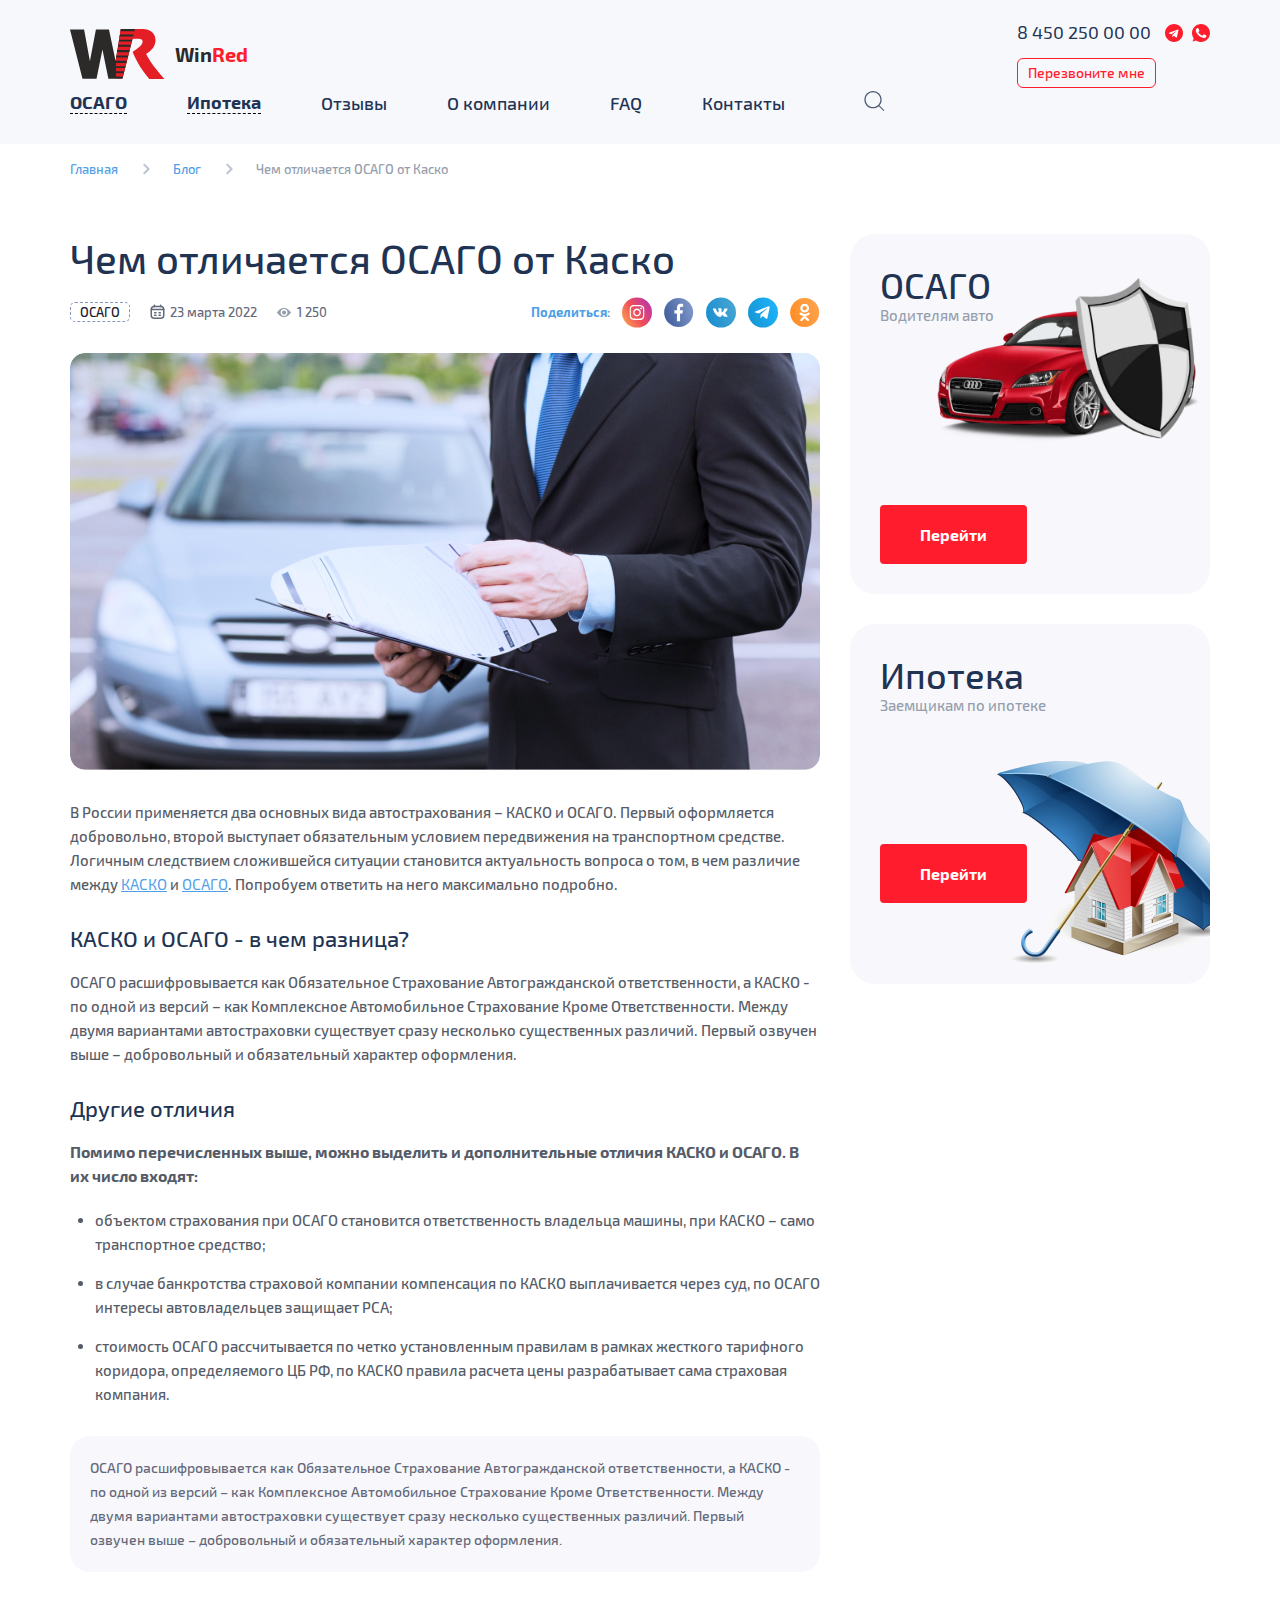
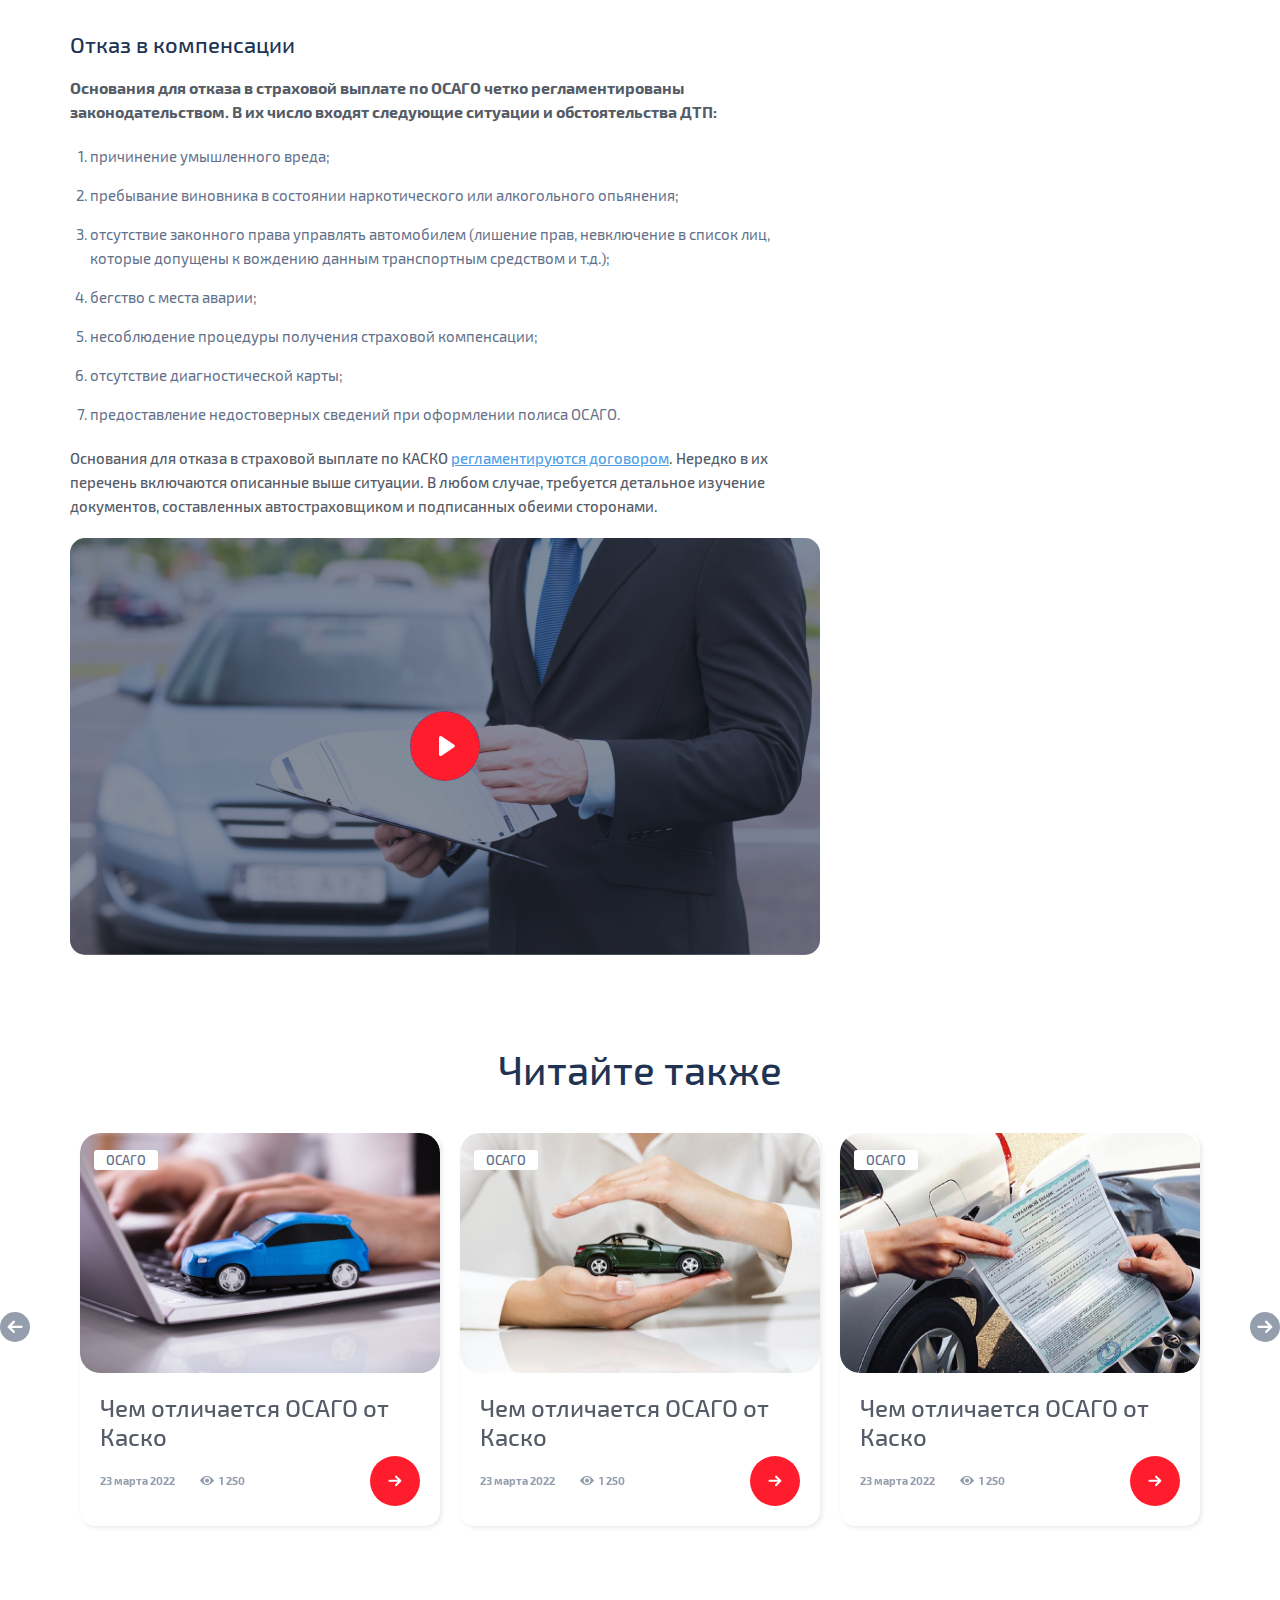
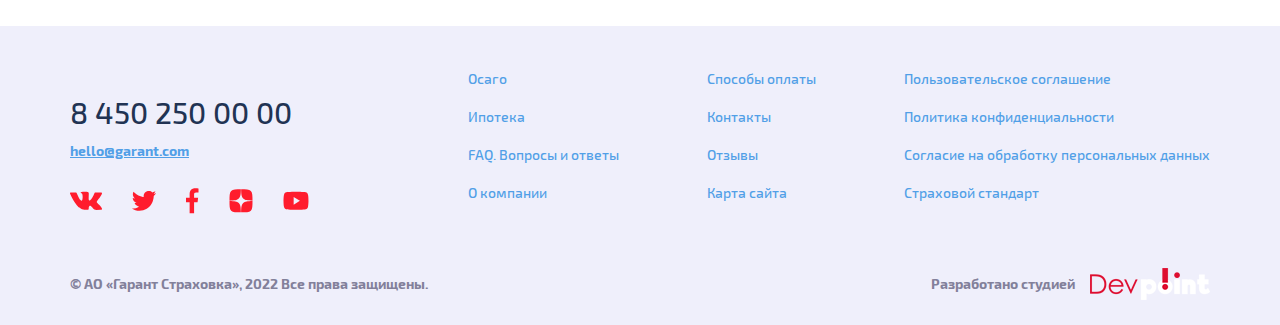
<file: article.html>
<!DOCTYPE html>
<html lang="en">
<head>
    <meta charset="UTF-8">
    <meta name="viewport"
          content="width=device-width, user-scalable=no, initial-scale=1.0, maximum-scale=1.0, minimum-scale=1.0">
    <meta http-equiv="X-UA-Compatible" content="ie=edge">
    <title></title>
    <link rel="stylesheet" href="style.css">
</head>
<body>

<header>
    <div class="container">
        <div class="header__main">
            <div class="header__fl">
                <div class="header__logo">
                    <a href="#">
                        <img src="assets/img/logo.svg" alt="logo">
                        <span>Win<span>Red</span></span>
                    </a>
                </div>
                <div class="header__cont">
                    <div class="header__phone">
                        <a href="tel: 8 450 250 00 00" class="header__call">8 450 250 00 00</a>
                        <a href="tel: 8 450 250 00 00" class="call__back"><span>Перезвоните мне</span></a>
                    </div>
                    <div class="header__soc">
                        <a href="https://telegram.org/" target="_blank">
                            <img src="assets/img/telegram.svg" alt="icon">
                        </a>
                        <a href="https://www.whatsapp.com/" target="_blank">
                            <img src="assets/img/whatsapp22.svg" alt="icon">
                        </a>
                    </div>
                </div>
            </div>
            <div class="header__menu">
                <div class="open-menu">
                    <span></span>
                    <span></span>
                    <span></span>
                    <span></span>
                </div>
                <div class="for-mobile-bg"></div>
                <div class="menu-cnt mobile-bg-1">
                    <div class="sidenav">
                        <ul>
                            <li><a href="#"><strong>ОСАГО</strong></a></li>
                            <li><a href="#"><strong>Ипотека</strong></a></li>
                            <li><a href="#">Отзывы</a></li>
                            <li><a href="#">О компании</a></li>
                            <li><a href="#">FAQ</a></li>
                            <li><a href="#">Контакты</a></li>
                        </ul>
                        <div class="search-block">
                            <div class="search-btn">
                                <div class="serach-img">
                                    <img src="assets/img/search4.svg" alt="png">
                                </div>
                            </div>
                            <div class="search-box ">
                                <form>
                                    <div class="search-cnt">
                                        <div class="search-btn-sent">
                                            <button>
                                                <img src="assets/img/search4.svg" alt="png">
                                            </button>
                                        </div>
                                        <div class="search-input">
                                            <label>
                                                <input type="text" placeholder="Поиск">
                                            </label>
                                        </div>
                                    </div>
                                </form>
                            </div>
                        </div>

                    </div>
                </div>
            </div>
        </div>
    </div>
</header>
<section>
    <div class="bread__crumbs">
        <div class="container">
            <div class="bread__pages">
                <ul>
                    <li><a href="#">Главная</a></li>
                    <li><a href="#">Блог</a></li>
                    <li>Чем отличается ОСАГО от Каско</li>
                </ul>
            </div>
        </div>
    </div>
</section>
<section>
    <div class="article__pages">
        <div class="container">
            <div class="article__main">
                <div class="article__flex">
                    <div class="article__block">
                        <h2>Чем отличается ОСАГО от Каско</h2>
                        <div class="otlich__soc">
                            <div class="article__cnt">
                                <div class="benefits__dash">
                                    <p>ОСАГО</p>
                                </div>
                                <div class="article__data">
                                    <img src="assets/img/calandar.svg" alt="">
                                    <p>23 марта 2022</p>
                                </div>
                                <span><img src="assets/img/eye21.svg" alt="icon">1 250</span>
                            </div>
                            <div class="osago__soc">
                                <p>Поделиться:</p>
                                <ul>
                                    <li><a href="#" target="_blank"><img src="assets/img/instagram.svg" alt=""></a></li>
                                    <li><a href="#" target="_blank"><img src="assets/img/facs.svg" alt=""></a></li>
                                    <li><a href="#" target="_blank"><img src="assets/img/w589.svg" alt=""></a></li>
                                    <li><a href="#" target="_blank"><img src="assets/img/tel22.svg" alt=""></a></li>
                                    <li><a href="#" target="_blank"><img src="assets/img/ok2.svg" alt=""></a></li>
                                </ul>
                            </div>
                        </div>
                        <div class="article__photo">
                            <img src="assets/img/Intersect22.jpg" alt="">
                        </div>

                        <div class="article__text">
                            <p>
                                В России применяется два основных вида автострахования – КАСКО и ОСАГО.
                                Первый оформляется добровольно, второй выступает обязательным условием передвижения на
                                транспортном средстве. Логичным следствием сложившейся ситуации становится актуальность
                                вопроса о том, в чем различие между
                                <a href="#">КАСКО</a> и <a href="#">ОСАГО</a>. Попробуем ответить на него максимально подробно.
                            </p>
                            <strong>КАСКО и ОСАГО - в чем разница?</strong>
                            <p>
                                ОСАГО расшифровывается как Обязательное Страхование Автогражданской
                                ответственности, а КАСКО - по одной из версий – как Комплексное Автомобильное
                                Страхование Кроме Ответственности. Между двумя вариантами автостраховки
                                существует сразу несколько существенных различий. Первый озвучен выше –
                                добровольный и обязательный характер оформления.
                            </p>

                        </div>
                        <div class="article__other">
                            <strong>Другие отличия</strong>
                            <span>Помимо перечисленных выше, можно выделить и дополнительные отличия КАСКО и ОСАГО. В их число входят:</span>
                            <ul>
                                <li>объектом страхования при ОСАГО становится ответственность владельца машины, при КАСКО – само транспортное средство;
                                </li>
                                <li>в случае банкротства страховой компании компенсация по КАСКО выплачивается через суд, по ОСАГО интересы автовладельцев защищает РСА;
                                </li>
                                <li>стоимость ОСАГО рассчитывается по четко установленным правилам в рамках жесткого тарифного коридора, определяемого ЦБ РФ, по КАСКО правила расчета цены разрабатывает сама страховая компания.</li>
                            </ul>
                        </div>
                        <div class="article__rules">
                            <p>
                                ОСАГО расшифровывается как Обязательное Страхование Автогражданской ответственности, а КАСКО - по одной из версий – как Комплексное Автомобильное Страхование Кроме Ответственности. Между двумя вариантами автостраховки существует сразу несколько существенных различий. Первый озвучен выше – добровольный и обязательный характер оформления.
                            </p>
                        </div>
                        <div class="article__compensation">
                            <strong>Отказ в компенсации</strong>
                            <span>Основания для отказа в страховой выплате по ОСАГО четко регламентированы законодательством. В их число входят следующие ситуации и обстоятельства ДТП:</span>
                            <ul>
                                <li>
                                    причинение умышленного вреда;
                                </li>
                                <li>
                                    пребывание виновника в состоянии наркотического или алкогольного опьянения;
                                </li>
                                <li>
                                    отсутствие законного права управлять автомобилем (лишение прав, невключение в список лиц, которые допущены к вождению данным транспортным средством и т.д.);
                                </li>
                                <li>
                                    бегство с места аварии;
                                </li>
                                <li>
                                    несоблюдение процедуры получения страховой компенсации;
                                </li>
                                <li>
                                    отсутствие диагностической карты;
                                </li>
                                <li>
                                    предоставление недостоверных сведений при оформлении полиса ОСАГО.
                                </li>
                            </ul>
                        </div>
                        <div class="article__contract">
                            <p>
                                Основания для отказа в страховой выплате по КАСКО <a href="#">регламентируются договором</a>.
                                Нередко в их перечень включаются описанные выше ситуации. В любом случае,
                                требуется детальное изучение документов, составленных автостраховщиком и
                                подписанных обеими сторонами.
                            </p>
                            <div class="article__video">
                                <img src="assets/img/Intersect22.jpg" alt="">
                                <a class="popup-youtube video-click__icon"
                                   href="https://www.youtube.com/watch?v=2p_QM2FJ5lM" data-uk-lightbox="">
                                    <img src="assets/img/Play.svg" alt="png">
                                </a>
                            </div>
                        </div>
                    </div>
                    <div class="reviews__cnt">
                        <div class="reviews__go">
                            <div class="services__car">
                                <strong>ОСАГО</strong>
                                <p>Водителям авто</p>
                            </div>
                            <a href="#" class="button">Перейти</a>
                            <div class="reviews-go__photo">
                                <img src="assets/img/carx.png" alt="image">
                            </div>
                        </div>
                        <div class="reviews__go">
                            <div class="services__car">
                                <strong>Ипотека</strong>
                                <p>Заемщикам по ипотеке</p>
                            </div>
                            <a href="#" class="button">Перейти</a>
                            <div class="reviews-go__photo">
                                <img src="assets/img/scale200.png" alt="image">
                            </div>
                        </div>
                    </div>
                </div>
            </div>
        </div>
    </div>
</section>
<section>
    <div class="read__also">
        <div class="container">
            <h2>Читайте также </h2>
        </div>
        <div class="read__main">
            <div class="read__info">
                <div class="container">
                    <div class="swiper read__slider">
                        <div class="swiper-wrapper">
                            <div class="swiper-slide">
                                <div class="benefits__info">
                                    <div class="benefits__photo">
                                        <div class="benefits__os">
                                            <p>ОСАГО</p>
                                        </div>
                                        <img src="assets/img/Intersect.jpg" alt="image">
                                    </div>
                                    <div class="benefits__cnt">
                                        <strong>Чем отличается ОСАГО от Каско</strong>
                                        <div class="benefits__article">
                                            <div class="benefits__dat">
                                                <span>23 марта 2022</span>
                                                <span><img src="assets/img/eye21.svg" alt="icon">1 250</span>
                                            </div>
                                            <a href="#" class="benefits__read">
                                                <svg xmlns="http://www.w3.org/2000/svg" width="16" height="14" viewBox="0 0 16 14" fill="none">
                                                    <path d="M15.2602 6.25169L9.84321 0.834542C9.68858 0.679909 9.48249 0.595032 9.26273 0.595032C9.04273 0.595032 8.83676 0.680031 8.68213 0.834542L8.1903 1.32649C8.03579 1.48088 7.95067 1.6871 7.95067 1.90697C7.95067 2.12673 8.03579 2.3399 8.1903 2.49428L11.3505 5.66145H1.31036C0.85768 5.66145 0.5 6.01584 0.5 6.46864V7.16412C0.5 7.61692 0.85768 8.00704 1.31036 8.00704H11.3864L8.19042 11.1919C8.03591 11.3465 7.95079 11.5471 7.95079 11.767C7.95079 11.9866 8.03591 12.1902 8.19042 12.3447L8.68225 12.8351C8.83688 12.9897 9.04286 13.074 9.26285 13.074C9.48261 13.074 9.6887 12.9886 9.84334 12.834L15.2604 7.41693C15.4154 7.2618 15.5006 7.05473 15.5 6.83461C15.5005 6.61376 15.4154 6.40657 15.2602 6.25169Z" fill="#47518E"/>
                                                </svg>
                                            </a>
                                        </div>
                                    </div>
                                </div>
                            </div>
                            <div class="swiper-slide">
                                <div class="benefits__info">
                                    <div class="benefits__photo">
                                        <div class="benefits__os">
                                            <p>ОСАГО</p>
                                        </div>
                                        <img src="assets/img/Intersect2.jpg" alt="image">
                                    </div>
                                    <div class="benefits__cnt">
                                        <strong>Чем отличается ОСАГО от Каско</strong>
                                        <div class="benefits__article">
                                            <div class="benefits__dat">
                                                <span>23 марта 2022</span>
                                                <span><img src="assets/img/eye21.svg" alt="icon">1 250</span>
                                            </div>
                                            <a href="#" class="benefits__read">
                                                <svg xmlns="http://www.w3.org/2000/svg" width="16" height="14" viewBox="0 0 16 14" fill="none">
                                                    <path d="M15.2602 6.25169L9.84321 0.834542C9.68858 0.679909 9.48249 0.595032 9.26273 0.595032C9.04273 0.595032 8.83676 0.680031 8.68213 0.834542L8.1903 1.32649C8.03579 1.48088 7.95067 1.6871 7.95067 1.90697C7.95067 2.12673 8.03579 2.3399 8.1903 2.49428L11.3505 5.66145H1.31036C0.85768 5.66145 0.5 6.01584 0.5 6.46864V7.16412C0.5 7.61692 0.85768 8.00704 1.31036 8.00704H11.3864L8.19042 11.1919C8.03591 11.3465 7.95079 11.5471 7.95079 11.767C7.95079 11.9866 8.03591 12.1902 8.19042 12.3447L8.68225 12.8351C8.83688 12.9897 9.04286 13.074 9.26285 13.074C9.48261 13.074 9.6887 12.9886 9.84334 12.834L15.2604 7.41693C15.4154 7.2618 15.5006 7.05473 15.5 6.83461C15.5005 6.61376 15.4154 6.40657 15.2602 6.25169Z" fill="#47518E"/>
                                                </svg>
                                            </a>
                                        </div>
                                    </div>
                                </div>
                            </div>
                            <div class="swiper-slide">
                                <div class="benefits__info">
                                    <div class="benefits__photo">
                                        <div class="benefits__os">
                                            <p>ОСАГО</p>
                                        </div>
                                        <img src="assets/img/Intersect3.jpg" alt="image">
                                    </div>
                                    <div class="benefits__cnt">
                                        <strong>Чем отличается ОСАГО от Каско</strong>
                                        <div class="benefits__article">
                                            <div class="benefits__dat">
                                                <span>23 марта 2022</span>
                                                <span><img src="assets/img/eye21.svg" alt="icon">1 250</span>
                                            </div>
                                            <a href="#" class="benefits__read">
                                                <svg xmlns="http://www.w3.org/2000/svg" width="16" height="14" viewBox="0 0 16 14" fill="none">
                                                    <path d="M15.2602 6.25169L9.84321 0.834542C9.68858 0.679909 9.48249 0.595032 9.26273 0.595032C9.04273 0.595032 8.83676 0.680031 8.68213 0.834542L8.1903 1.32649C8.03579 1.48088 7.95067 1.6871 7.95067 1.90697C7.95067 2.12673 8.03579 2.3399 8.1903 2.49428L11.3505 5.66145H1.31036C0.85768 5.66145 0.5 6.01584 0.5 6.46864V7.16412C0.5 7.61692 0.85768 8.00704 1.31036 8.00704H11.3864L8.19042 11.1919C8.03591 11.3465 7.95079 11.5471 7.95079 11.767C7.95079 11.9866 8.03591 12.1902 8.19042 12.3447L8.68225 12.8351C8.83688 12.9897 9.04286 13.074 9.26285 13.074C9.48261 13.074 9.6887 12.9886 9.84334 12.834L15.2604 7.41693C15.4154 7.2618 15.5006 7.05473 15.5 6.83461C15.5005 6.61376 15.4154 6.40657 15.2602 6.25169Z" fill="#47518E"/>
                                                </svg>
                                            </a>
                                        </div>
                                    </div>
                                </div>
                            </div>
                        </div>
                    </div>
                </div>
                <div class="swiper-button-prev">
                    <svg xmlns="http://www.w3.org/2000/svg" width="16" height="14" viewBox="0 0 16 14" fill="none">
                        <path d="M0.739756 6.25157L6.15679 0.83442C6.31142 0.679787 6.51751 0.59491 6.73727 0.59491C6.95727 0.59491 7.16324 0.679909 7.31787 0.83442L7.8097 1.32637C7.96421 1.48076 8.04933 1.68697 8.04933 1.90685C8.04933 2.1266 7.96421 2.33977 7.8097 2.49416L4.64948 5.66133H14.6896C15.1423 5.66133 15.5 6.01572 15.5 6.46852V7.164C15.5 7.6168 15.1423 8.00692 14.6896 8.00692H4.61363L7.80958 11.1918C7.96409 11.3464 8.04921 11.547 8.04921 11.7669C8.04921 11.9865 7.96409 12.1901 7.80958 12.3446L7.31775 12.8349C7.16312 12.9896 6.95714 13.0738 6.73715 13.0738C6.51739 13.0738 6.3113 12.9885 6.15666 12.8338L0.739635 7.4168C0.584636 7.26168 0.499393 7.05461 0.500003 6.83449C0.499515 6.61364 0.584636 6.40645 0.739756 6.25157Z"
                              fill="#47518E"/>
                    </svg>
                </div>
                <div class="swiper-button-next">
                    <svg xmlns="http://www.w3.org/2000/svg" width="16" height="14" viewBox="0 0 16 14" fill="none">
                        <path d="M15.2602 6.25169L9.84321 0.834542C9.68858 0.679909 9.48249 0.595032 9.26273 0.595032C9.04273 0.595032 8.83676 0.680031 8.68213 0.834542L8.1903 1.32649C8.03579 1.48088 7.95067 1.6871 7.95067 1.90697C7.95067 2.12673 8.03579 2.3399 8.1903 2.49428L11.3505 5.66145H1.31036C0.85768 5.66145 0.5 6.01584 0.5 6.46864V7.16412C0.5 7.61692 0.85768 8.00704 1.31036 8.00704H11.3864L8.19042 11.1919C8.03591 11.3465 7.95079 11.5471 7.95079 11.767C7.95079 11.9866 8.03591 12.1902 8.19042 12.3447L8.68225 12.8351C8.83688 12.9897 9.04286 13.074 9.26285 13.074C9.48261 13.074 9.6887 12.9886 9.84334 12.834L15.2604 7.41693C15.4154 7.2618 15.5006 7.05473 15.5 6.83461C15.5005 6.61376 15.4154 6.40657 15.2602 6.25169Z"
                              fill="#47518E"/>
                    </svg>
                </div>
            </div>
        </div>
    </div>
</section>
<footer>
    <div class="container">
        <div class="footer__main">
            <div class="footer__info">
                <div class="footer__soc">
                    <a href="tel: 8 450 250 00 00" class="footer__phone">8 450 250 00 00</a>
                    <a href="mailto: hello@garant.com" class="footer__mail">hello@garant.com</a>
                    <ul>
                        <li>
                            <a href="#" target="_blank">
                                <svg xmlns="http://www.w3.org/2000/svg" width="32" height="19" viewBox="0 0 32 19"
                                     fill="none">
                                    <path d="M31.8303 17.1813C31.7915 17.0978 31.7554 17.0285 31.7219 16.973C31.1667 15.9731 30.1057 14.7458 28.5396 13.2907L28.5065 13.2573L28.4899 13.241L28.4732 13.2243H28.4564C27.7456 12.5467 27.2955 12.0911 27.107 11.8579C26.7621 11.4135 26.6849 10.9638 26.8734 10.5081C27.0065 10.1638 27.5068 9.43667 28.3729 8.32574C28.8285 7.73699 29.1893 7.26513 29.4557 6.90962C31.3774 4.3548 32.2106 2.72223 31.955 2.01128L31.8557 1.84515C31.789 1.74512 31.6169 1.65362 31.3395 1.57017C31.0615 1.4869 30.7062 1.47313 30.2729 1.52862L25.4746 1.56177C25.3969 1.53422 25.2859 1.53679 25.1413 1.57017C24.9969 1.60355 24.9246 1.6203 24.9246 1.6203L24.8411 1.66202L24.7748 1.71215C24.7193 1.7453 24.6582 1.8036 24.5915 1.88693C24.5251 1.96997 24.4696 2.06742 24.4253 2.17847C23.9029 3.52247 23.3089 4.77204 22.6423 5.92714C22.2313 6.61592 21.8539 7.21284 21.5092 7.71826C21.1649 8.22351 20.8761 8.59576 20.6431 8.83438C20.4096 9.07323 20.199 9.26458 20.0098 9.40912C19.8209 9.55373 19.6767 9.61483 19.5768 9.59248C19.4768 9.57013 19.3825 9.54795 19.2933 9.52578C19.1379 9.42575 19.0129 9.28973 18.9186 9.11758C18.824 8.94543 18.7603 8.72875 18.7269 8.46772C18.6938 8.20652 18.6742 7.98185 18.6686 7.79296C18.6634 7.60429 18.6658 7.33743 18.677 6.99313C18.6886 6.64865 18.6938 6.41558 18.6938 6.29338C18.6938 5.87124 18.702 5.41308 18.7185 4.91881C18.7353 4.42453 18.7489 4.03291 18.7603 3.7444C18.7716 3.45559 18.7769 3.15004 18.7769 2.82792C18.7769 2.50579 18.7573 2.25317 18.7185 2.06982C18.6803 1.88669 18.6215 1.70894 18.544 1.53662C18.4661 1.36447 18.3521 1.2313 18.2025 1.13676C18.0526 1.04234 17.8662 0.967414 17.6444 0.911742C17.0556 0.778516 16.3059 0.706446 15.3949 0.695242C13.3291 0.673066 12.0017 0.806468 11.413 1.09527C11.1797 1.21729 10.9686 1.38402 10.7799 1.59491C10.5799 1.83937 10.552 1.97277 10.6964 1.99471C11.3629 2.09456 11.8348 2.33341 12.1125 2.71103L12.2126 2.91113C12.2905 3.05551 12.3682 3.3111 12.446 3.67758C12.5236 4.04405 12.5738 4.44945 12.5958 4.89354C12.6513 5.70451 12.6513 6.39872 12.5958 6.97621C12.5402 7.55393 12.4877 8.00368 12.4376 8.3258C12.3874 8.64793 12.3125 8.90895 12.2126 9.10882C12.1125 9.30875 12.0459 9.43095 12.0126 9.4753C11.9792 9.51965 11.9515 9.5476 11.9294 9.55857C11.785 9.61389 11.6349 9.64208 11.4795 9.64208C11.3238 9.64208 11.1351 9.56423 10.913 9.40866C10.691 9.25308 10.4605 9.03938 10.2217 8.76721C9.98283 8.49498 9.71346 8.11456 9.41345 7.62588C9.11368 7.13721 8.80264 6.55966 8.48051 5.89324L8.214 5.40993C8.0474 5.09901 7.81981 4.64629 7.531 4.05217C7.24203 3.45781 6.9866 2.88289 6.76456 2.32751C6.6758 2.09427 6.54246 1.91669 6.36476 1.79449L6.28137 1.74436C6.22593 1.70001 6.13694 1.65292 6.01486 1.60273C5.8926 1.55261 5.76504 1.51666 5.63164 1.49454L1.06651 1.52769C0.600015 1.52769 0.283493 1.63337 0.116829 1.84444L0.0501277 1.94429C0.0168065 1.9999 0 2.08872 0 2.21098C0 2.33318 0.0333212 2.48315 0.100022 2.66073C0.766447 4.227 1.49117 5.73754 2.27419 7.19259C3.05721 8.64764 3.73764 9.81971 4.31507 10.7078C4.89262 11.5965 5.48131 12.4352 6.08115 13.2236C6.68099 14.0123 7.07805 14.5177 7.27231 14.7398C7.46681 14.9622 7.61959 15.1285 7.73064 15.2396L8.14724 15.6394C8.41381 15.906 8.80527 16.2253 9.32177 16.5973C9.8384 16.9696 10.4103 17.3361 11.0379 17.6974C11.6656 18.0581 12.3958 18.3524 13.2289 18.58C14.062 18.8079 14.8728 18.8994 15.6614 18.8553H17.5775C17.9661 18.8217 18.2605 18.6995 18.4606 18.4886L18.5269 18.4051C18.5715 18.3388 18.6132 18.2358 18.6517 18.0972C18.6907 17.9584 18.7101 17.8054 18.7101 17.6391C18.6987 17.1615 18.735 16.7312 18.8181 16.348C18.9012 15.9649 18.9958 15.6761 19.1017 15.4816C19.2075 15.2873 19.3269 15.1233 19.4598 14.9904C19.5929 14.8572 19.6878 14.7765 19.7435 14.7487C19.7988 14.7207 19.843 14.7018 19.8763 14.6904C20.1429 14.6016 20.4566 14.6876 20.8179 14.9488C21.179 15.2099 21.5176 15.5322 21.8344 15.9152C22.151 16.2986 22.5313 16.7288 22.9755 17.2063C23.42 17.684 23.8087 18.0391 24.1418 18.2727L24.4749 18.4726C24.6973 18.606 24.9861 18.7282 25.3416 18.8393C25.6965 18.9503 26.0074 18.978 26.2744 18.9225L30.5395 18.856C30.9613 18.856 31.2896 18.7862 31.5224 18.6476C31.7557 18.5087 31.8943 18.3558 31.939 18.1894C31.9836 18.0229 31.986 17.8339 31.9475 17.6227C31.908 17.4119 31.869 17.2646 31.8303 17.1813Z"
                                          fill="#D5D7E7"/>
                                </svg>
                            </a>
                        </li>
                        <li>
                            <a href="#" target="_blank">
                                <svg xmlns="http://www.w3.org/2000/svg" width="24" height="21" viewBox="0 0 24 21"
                                     fill="none">
                                    <path fill-rule="evenodd" clip-rule="evenodd"
                                          d="M11.6534 6.18078L11.7054 7.03863L10.8383 6.93359C7.68221 6.53093 4.92494 5.16537 2.58386 2.87193L1.43933 1.73396L1.14453 2.57431C0.52024 4.44757 0.91909 6.42588 2.21969 7.75643C2.91334 8.49173 2.75727 8.59677 1.56072 8.15909C1.14453 8.01903 0.78036 7.91399 0.745677 7.96651C0.624288 8.08906 1.04048 9.68221 1.36996 10.3125C1.82084 11.1878 2.73993 12.0457 3.74573 12.5534L4.59545 12.9561L3.58965 12.9736C2.61854 12.9736 2.58386 12.9911 2.68791 13.3587C3.03473 14.4967 4.4047 15.7047 5.93073 16.2299L7.0059 16.5975L6.06946 17.1578C4.68216 17.9631 3.05207 18.4183 1.42199 18.4533C0.641629 18.4708 0 18.5408 0 18.5934C0 18.7684 2.11564 19.7488 3.34688 20.134C7.04058 21.272 11.4279 20.7818 14.7228 18.8385C17.0639 17.4554 19.4049 14.7068 20.4974 12.0457C21.087 10.6276 21.6767 8.03654 21.6767 6.79353C21.6767 5.9882 21.7287 5.88316 22.6998 4.92027C23.2721 4.36004 23.8096 3.74729 23.9137 3.57222C24.0871 3.23958 24.0698 3.23958 23.1854 3.5372C21.7113 4.06242 21.5032 3.99239 22.2316 3.20457C22.7692 2.64434 23.4108 1.62892 23.4108 1.3313C23.4108 1.27878 23.1507 1.36631 22.8559 1.52388C22.5437 1.69895 21.8501 1.96156 21.3298 2.11912L20.3934 2.41674L19.5437 1.83901C19.0755 1.52388 18.4165 1.17373 18.0697 1.06869C17.1853 0.823591 15.8326 0.858606 15.0349 1.13872C12.8673 1.92654 11.4973 3.95737 11.6534 6.18078Z"
                                          fill="#D5D7E7"/>
                                </svg>
                            </a>
                        </li>
                        <li>
                            <a href="#" target="_blank">
                                <svg xmlns="http://www.w3.org/2000/svg" width="13" height="26" viewBox="0 0 13 26" fill="none">
                                    <path d="M10.2188 4.47257H12.501V0.497575C12.1073 0.443408 10.7531 0.321533 9.17604 0.321533C5.88542 0.321533 3.63125 2.39132 3.63125 6.19549V9.69653H0V14.1403H3.63125V25.3215H8.08334V14.1413H11.5677L12.1208 9.69757H8.08229V6.63612C8.08334 5.35174 8.42917 4.47257 10.2188 4.47257Z" fill="#D5D7E7"/>
                                </svg>
                            </a>
                        </li>
                        <li>
                            <a href="#" target="_blank">
                                <svg xmlns="http://www.w3.org/2000/svg" width="24" height="24" viewBox="0 0 24 24"
                                     fill="none">
                                    <path d="M14.2188 14.0394C12.4117 15.904 12.2803 18.2287 12.1242 23.3215C16.872 23.3215 20.1495 23.3051 21.8417 21.6622C23.4845 19.9701 23.501 16.5365 23.501 11.9447C18.4081 12.109 16.0835 12.2322 14.2188 14.0394ZM0.500977 11.9447C0.500977 16.5365 0.517405 19.9701 2.16026 21.6622C3.85241 23.3051 7.12991 23.3215 11.8778 23.3215C11.7135 18.2287 11.5903 15.904 9.78312 14.0394C7.91848 12.2322 5.59383 12.1008 0.500977 11.9447ZM11.8778 0.321533C7.13812 0.321533 3.85241 0.337962 2.16026 1.98082C0.517405 3.67296 0.500977 7.10653 0.500977 11.6983C5.59383 11.534 7.91848 11.4108 9.78312 9.60368C11.5903 7.73903 11.7217 5.41439 11.8778 0.321533ZM14.2188 9.60368C12.4117 7.73903 12.2803 5.41439 12.1242 0.321533C16.872 0.321533 20.1495 0.337962 21.8417 1.98082C23.4845 3.67296 23.501 7.10653 23.501 11.6983C18.4081 11.534 16.0835 11.4108 14.2188 9.60368Z"
                                          fill="#D5D7E7"/>
                                    <path fill-rule="evenodd" clip-rule="evenodd"
                                          d="M14.2188 14.0394C12.4117 15.904 12.2803 18.2287 12.1242 23.3215C12.2885 18.2287 12.4117 15.904 14.2188 14.0394ZM9.78312 14.0394C7.91848 12.2322 5.59383 12.1008 0.500977 11.9447C5.59383 12.109 7.91848 12.2322 9.78312 14.0394ZM9.78312 9.60368C11.5903 7.73903 11.7217 5.41439 11.8778 0.321533C11.7135 5.41439 11.5903 7.73903 9.78312 9.60368Z"
                                          fill="#D5D7E7"/>
                                </svg>
                            </a>
                        </li>
                        <li>
                            <a href="#" target="_blank">
                                <svg xmlns="http://www.w3.org/2000/svg" width="26" height="19" viewBox="0 0 26 19"
                                     fill="none">
                                    <path fill-rule="evenodd" clip-rule="evenodd"
                                          d="M24.9785 3.64304C24.691 2.53854 23.8439 1.66879 22.7682 1.37361C20.8187 0.837158 13.001 0.837158 13.001 0.837158C13.001 0.837158 5.18322 0.837158 3.23365 1.37361C2.15794 1.66879 1.31078 2.53854 1.02328 3.64304C0.500977 5.64481 0.500977 9.82153 0.500977 9.82153C0.500977 9.82153 0.500977 13.9981 1.02328 16C1.31078 17.1045 2.15794 17.9743 3.23365 18.2696C5.18322 18.8059 13.001 18.8059 13.001 18.8059C13.001 18.8059 20.8187 18.8059 22.7682 18.2696C23.8439 17.9743 24.691 17.1045 24.9785 16C25.501 13.9981 25.501 9.82153 25.501 9.82153C25.501 9.82153 25.501 5.64481 24.9785 3.64304ZM10.657 5.91528V13.7278L16.907 9.82168L10.657 5.91528Z"
                                          fill="#D5D7E7"/>
                                </svg>
                            </a>
                        </li>
                    </ul>
                </div>
            </div>
            <div class="footer__href">
                <ul>
                    <li><a href="#">Осаго</a></li>
                    <li><a href="#">Ипотека</a></li>
                    <li><a href="#">FAQ. Вопросы и ответы</a></li>
                    <li><a href="#">О компании</a></li>
                </ul>
                <ul>
                    <li><a href="#">Способы оплаты</a></li>
                    <li><a href="#">Контакты</a></li>
                    <li><a href="#">Отзывы</a></li>
                    <li><a href="#">Карта сайта</a></li>
                </ul>
                <ul>
                    <li><a href="#">Пользовательское соглашение</a></li>
                    <li><a href="#">Политика конфиденциальности</a></li>
                    <li><a href="#">Согласие на обработку персональных данных</a></li>
                    <li><a href="#">Страховой стандарт</a></li>
                </ul>
            </div>
        </div>
        <div class="footer__reserved">
            <p>© АО «Гарант Страховка», 2022 Все права защищены.</p>
            <p>Разработано студией <a href="#"><img src="assets/img/logo221.svg" alt=""></a></p>
        </div>
    </div>
</footer>
<script src="assets/js/jquery-3.2.1.min.js"></script>
<script src="assets/js/jquery.formstyler.min.js"></script>
<script src="assets/js/swiper-bundle.min.js"></script>
<script src="assets/js/yearpicker.js"></script>
<script src="assets/js/jquery.mask.js"></script>
<script src="assets/js/wNumb.js"></script>
<script src="assets/js/jquery.magnific-popup.min.js"></script>
<script src="assets/js/data-picers.js"></script>
<script src="assets/js/script.js"></script>

</body>
</html>
</file>
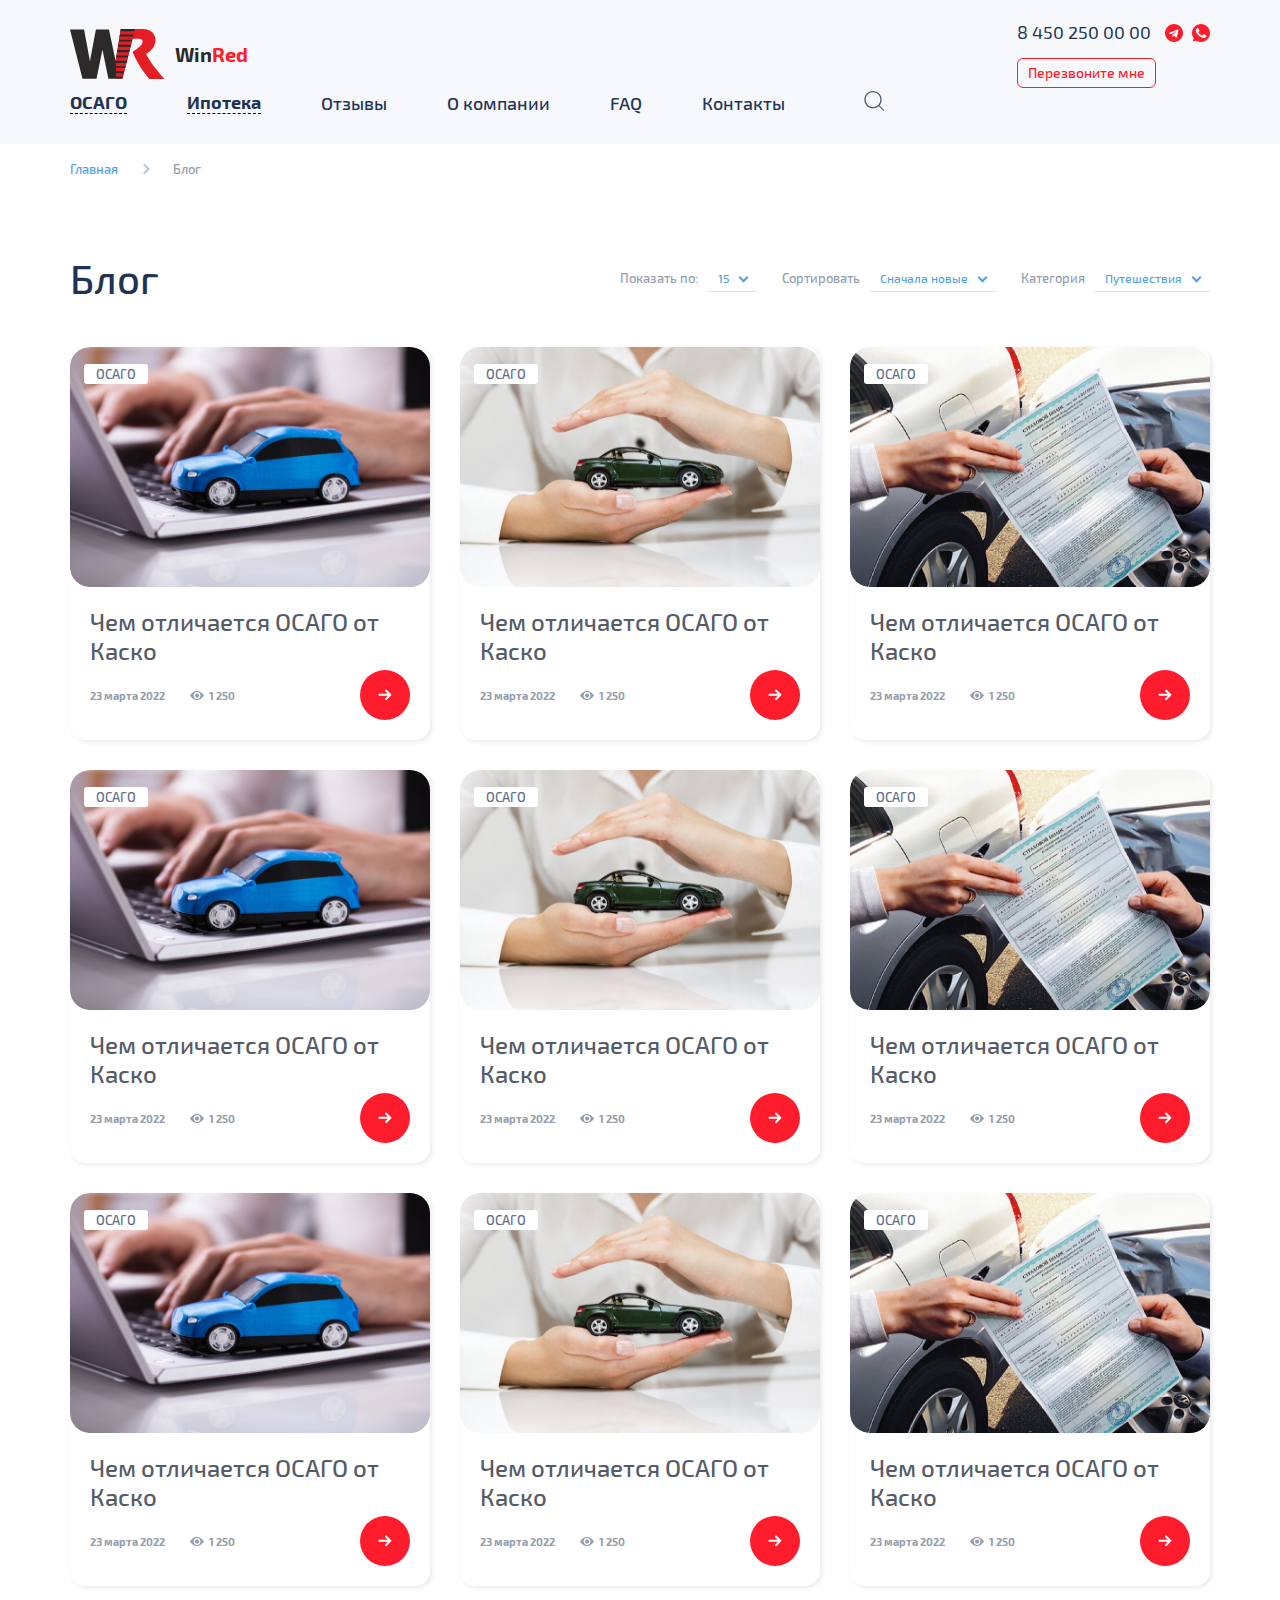
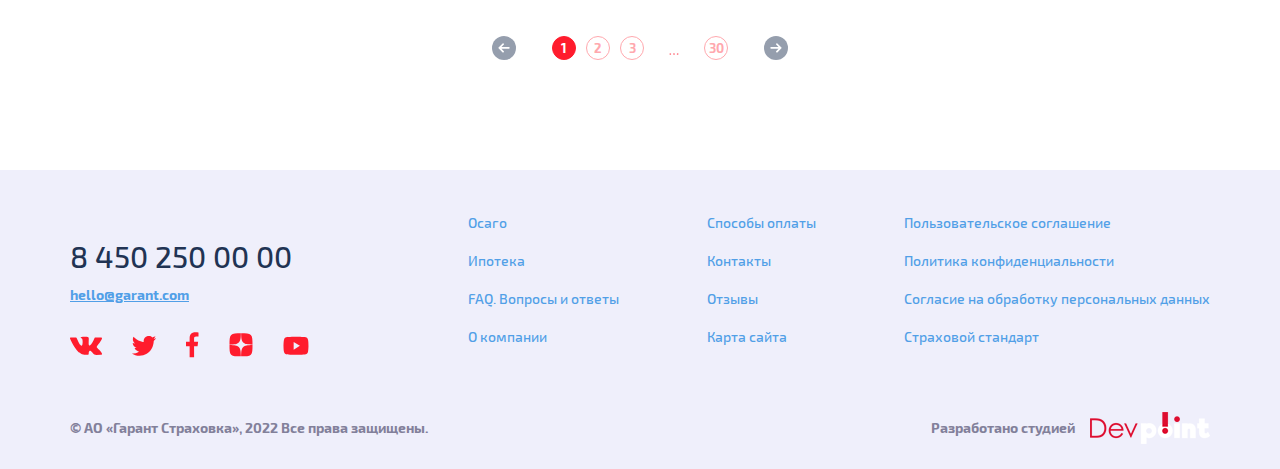
<file: blog.html>
<!DOCTYPE html>
<html lang="en">
<head>
    <meta charset="UTF-8">
    <meta name="viewport"
          content="width=device-width, user-scalable=no, initial-scale=1.0, maximum-scale=1.0, minimum-scale=1.0">
    <meta http-equiv="X-UA-Compatible" content="ie=edge">
    <title></title>
    <link rel="stylesheet" href="style.css">
</head>
<body>

<header>
    <div class="container">
        <div class="header__main">
            <div class="header__fl">
                <div class="header__logo">
                    <a href="#">
                        <img src="assets/img/logo.svg" alt="logo">
                        <span>Win<span>Red</span></span>
                    </a>
                </div>
                <div class="header__cont">
                    <div class="header__phone">
                        <a href="tel: 8 450 250 00 00" class="header__call">8 450 250 00 00</a>
                        <a href="tel: 8 450 250 00 00" class="call__back"><span>Перезвоните мне</span></a>
                    </div>
                    <div class="header__soc">
                        <a href="https://telegram.org/" target="_blank">
                            <img src="assets/img/telegram.svg" alt="icon">
                        </a>
                        <a href="https://www.whatsapp.com/" target="_blank">
                            <img src="assets/img/whatsapp22.svg" alt="icon">
                        </a>
                    </div>
                </div>
            </div>
            <div class="header__menu">
                <div class="open-menu">
                    <span></span>
                    <span></span>
                    <span></span>
                    <span></span>
                </div>
                <div class="for-mobile-bg"></div>
                <div class="menu-cnt mobile-bg-1">
                    <div class="sidenav">
                        <ul>
                            <li><a href="#"><strong>ОСАГО</strong></a></li>
                            <li><a href="#"><strong>Ипотека</strong></a></li>
                            <li><a href="#">Отзывы</a></li>
                            <li><a href="#">О компании</a></li>
                            <li><a href="#">FAQ</a></li>
                            <li><a href="#">Контакты</a></li>
                        </ul>
                        <div class="search-block">
                            <div class="search-btn">
                                <div class="serach-img">
                                    <img src="assets/img/search4.svg" alt="png">
                                </div>
                            </div>
                            <div class="search-box ">
                                <form>
                                    <div class="search-cnt">
                                        <div class="search-btn-sent">
                                            <button>
                                                <img src="assets/img/search4.svg" alt="png">
                                            </button>
                                        </div>
                                        <div class="search-input">
                                            <label>
                                                <input type="text" placeholder="Поиск">
                                            </label>
                                        </div>
                                    </div>
                                </form>
                            </div>
                        </div>

                    </div>
                </div>
            </div>
        </div>
    </div>
</header>
<section>
    <div class="bread__crumbs">
        <div class="container">
            <div class="bread__pages">
                <ul>
                    <li><a href="#">Главная</a></li>
                    <li>Блог</li>
                </ul>
            </div>
        </div>
    </div>
</section>

<section>
    <div class="blog__info">
        <div class="container">
            <div class="blog__main">
                <h2>Блог</h2>
                <div class="blog__cnt">
                    <div class="blog__drop">
                        <p>Показать по:</p>
                        <div class="catalog-sort-name">
                            <strong>15</strong>
                            <div class="catalog-sort-drop">
                                <ul>
                                    <li><a href="javascript:;">16</a></li>
                                    <li><a href="javascript:;">17</a></li>
                                    <li><a href="javascript:;">17</a></li>
                                    <li><a href="javascript:;">18</a></li>
                                </ul>
                            </div>
                        </div>
                    </div>
                    <div class="blog__drop">
                        <p>Сортировать</p>
                        <div class="show-sort-name">
                            <strong>Сначала новые</strong>
                            <div class="show-sort-drop">
                                <ul>
                                    <li><a href="javascript:;">Сначала новые2</a></li>
                                    <li><a href="javascript:;">Сначала новые4</a></li>
                                    <li><a href="javascript:;">Сначала новые3</a></li>
                                </ul>
                            </div>
                        </div>
                    </div>
                    <div class="blog__drop">
                        <p>Категория</p>
                        <div class="categor-name">
                            <strong>Путешествия</strong>
                            <div class="categor-drop">
                                <ul>
                                    <li><a href="javascript:;">Путешествия2</a></li>
                                    <li><a href="javascript:;">Путешествия</a></li>
                                    <li><a href="javascript:;">Путешествия1</a></li>
                                </ul>
                            </div>
                        </div>
                    </div>
                </div>
            </div>
            <div class="blog__flex">
                <div class="blog__box">
                    <div class="benefits__info">
                        <div class="benefits__photo">
                            <div class="benefits__os">
                                <p>ОСАГО</p>
                            </div>
                            <img src="assets/img/Intersect.jpg" alt="image">
                        </div>
                        <div class="benefits__cnt">
                            <strong>Чем отличается ОСАГО от Каско</strong>
                            <div class="benefits__article">
                                <div class="benefits__dat">
                                    <span>23 марта 2022</span>
                                    <span><img src="assets/img/eye21.svg" alt="icon">1 250</span>
                                </div>
                                <a href="#" class="benefits__read">
                                    <svg xmlns="http://www.w3.org/2000/svg" width="16" height="14" viewBox="0 0 16 14" fill="none">
                                        <path d="M15.2602 6.25169L9.84321 0.834542C9.68858 0.679909 9.48249 0.595032 9.26273 0.595032C9.04273 0.595032 8.83676 0.680031 8.68213 0.834542L8.1903 1.32649C8.03579 1.48088 7.95067 1.6871 7.95067 1.90697C7.95067 2.12673 8.03579 2.3399 8.1903 2.49428L11.3505 5.66145H1.31036C0.85768 5.66145 0.5 6.01584 0.5 6.46864V7.16412C0.5 7.61692 0.85768 8.00704 1.31036 8.00704H11.3864L8.19042 11.1919C8.03591 11.3465 7.95079 11.5471 7.95079 11.767C7.95079 11.9866 8.03591 12.1902 8.19042 12.3447L8.68225 12.8351C8.83688 12.9897 9.04286 13.074 9.26285 13.074C9.48261 13.074 9.6887 12.9886 9.84334 12.834L15.2604 7.41693C15.4154 7.2618 15.5006 7.05473 15.5 6.83461C15.5005 6.61376 15.4154 6.40657 15.2602 6.25169Z" fill="#47518E"/>
                                    </svg>
                                </a>
                            </div>
                        </div>
                    </div>
                </div>
                <div class="blog__box">
                    <div class="benefits__info">
                        <div class="benefits__photo">
                            <div class="benefits__os">
                                <p>ОСАГО</p>
                            </div>
                            <img src="assets/img/Intersect2.jpg" alt="image">
                        </div>
                        <div class="benefits__cnt">
                            <strong>Чем отличается ОСАГО от Каско</strong>
                            <div class="benefits__article">
                                <div class="benefits__dat">
                                    <span>23 марта 2022</span>
                                    <span><img src="assets/img/eye21.svg" alt="icon">1 250</span>
                                </div>
                                <a href="#" class="benefits__read">
                                    <svg xmlns="http://www.w3.org/2000/svg" width="16" height="14" viewBox="0 0 16 14" fill="none">
                                        <path d="M15.2602 6.25169L9.84321 0.834542C9.68858 0.679909 9.48249 0.595032 9.26273 0.595032C9.04273 0.595032 8.83676 0.680031 8.68213 0.834542L8.1903 1.32649C8.03579 1.48088 7.95067 1.6871 7.95067 1.90697C7.95067 2.12673 8.03579 2.3399 8.1903 2.49428L11.3505 5.66145H1.31036C0.85768 5.66145 0.5 6.01584 0.5 6.46864V7.16412C0.5 7.61692 0.85768 8.00704 1.31036 8.00704H11.3864L8.19042 11.1919C8.03591 11.3465 7.95079 11.5471 7.95079 11.767C7.95079 11.9866 8.03591 12.1902 8.19042 12.3447L8.68225 12.8351C8.83688 12.9897 9.04286 13.074 9.26285 13.074C9.48261 13.074 9.6887 12.9886 9.84334 12.834L15.2604 7.41693C15.4154 7.2618 15.5006 7.05473 15.5 6.83461C15.5005 6.61376 15.4154 6.40657 15.2602 6.25169Z" fill="#47518E"/>
                                    </svg>
                                </a>
                            </div>
                        </div>
                    </div>
                </div>
                <div class="blog__box">
                    <div class="benefits__info">
                        <div class="benefits__photo">
                            <div class="benefits__os">
                                <p>ОСАГО</p>
                            </div>
                            <img src="assets/img/Intersect3.jpg" alt="image">
                        </div>
                        <div class="benefits__cnt">
                            <strong>Чем отличается ОСАГО от Каско</strong>
                            <div class="benefits__article">
                                <div class="benefits__dat">
                                    <span>23 марта 2022</span>
                                    <span><img src="assets/img/eye21.svg" alt="icon">1 250</span>
                                </div>
                                <a href="#" class="benefits__read">
                                    <svg xmlns="http://www.w3.org/2000/svg" width="16" height="14" viewBox="0 0 16 14" fill="none">
                                        <path d="M15.2602 6.25169L9.84321 0.834542C9.68858 0.679909 9.48249 0.595032 9.26273 0.595032C9.04273 0.595032 8.83676 0.680031 8.68213 0.834542L8.1903 1.32649C8.03579 1.48088 7.95067 1.6871 7.95067 1.90697C7.95067 2.12673 8.03579 2.3399 8.1903 2.49428L11.3505 5.66145H1.31036C0.85768 5.66145 0.5 6.01584 0.5 6.46864V7.16412C0.5 7.61692 0.85768 8.00704 1.31036 8.00704H11.3864L8.19042 11.1919C8.03591 11.3465 7.95079 11.5471 7.95079 11.767C7.95079 11.9866 8.03591 12.1902 8.19042 12.3447L8.68225 12.8351C8.83688 12.9897 9.04286 13.074 9.26285 13.074C9.48261 13.074 9.6887 12.9886 9.84334 12.834L15.2604 7.41693C15.4154 7.2618 15.5006 7.05473 15.5 6.83461C15.5005 6.61376 15.4154 6.40657 15.2602 6.25169Z" fill="#47518E"/>
                                    </svg>
                                </a>
                            </div>
                        </div>
                    </div>
                </div>
                <div class="blog__box">
                    <div class="benefits__info">
                        <div class="benefits__photo">
                            <div class="benefits__os">
                                <p>ОСАГО</p>
                            </div>
                            <img src="assets/img/Intersect.jpg" alt="image">
                        </div>
                        <div class="benefits__cnt">
                            <strong>Чем отличается ОСАГО от Каско</strong>
                            <div class="benefits__article">
                                <div class="benefits__dat">
                                    <span>23 марта 2022</span>
                                    <span><img src="assets/img/eye21.svg" alt="icon">1 250</span>
                                </div>
                                <a href="#" class="benefits__read">
                                    <svg xmlns="http://www.w3.org/2000/svg" width="16" height="14" viewBox="0 0 16 14" fill="none">
                                        <path d="M15.2602 6.25169L9.84321 0.834542C9.68858 0.679909 9.48249 0.595032 9.26273 0.595032C9.04273 0.595032 8.83676 0.680031 8.68213 0.834542L8.1903 1.32649C8.03579 1.48088 7.95067 1.6871 7.95067 1.90697C7.95067 2.12673 8.03579 2.3399 8.1903 2.49428L11.3505 5.66145H1.31036C0.85768 5.66145 0.5 6.01584 0.5 6.46864V7.16412C0.5 7.61692 0.85768 8.00704 1.31036 8.00704H11.3864L8.19042 11.1919C8.03591 11.3465 7.95079 11.5471 7.95079 11.767C7.95079 11.9866 8.03591 12.1902 8.19042 12.3447L8.68225 12.8351C8.83688 12.9897 9.04286 13.074 9.26285 13.074C9.48261 13.074 9.6887 12.9886 9.84334 12.834L15.2604 7.41693C15.4154 7.2618 15.5006 7.05473 15.5 6.83461C15.5005 6.61376 15.4154 6.40657 15.2602 6.25169Z" fill="#47518E"/>
                                    </svg>
                                </a>
                            </div>
                        </div>
                    </div>
                </div>
                <div class="blog__box">
                    <div class="benefits__info">
                        <div class="benefits__photo">
                            <div class="benefits__os">
                                <p>ОСАГО</p>
                            </div>
                            <img src="assets/img/Intersect2.jpg" alt="image">
                        </div>
                        <div class="benefits__cnt">
                            <strong>Чем отличается ОСАГО от Каско</strong>
                            <div class="benefits__article">
                                <div class="benefits__dat">
                                    <span>23 марта 2022</span>
                                    <span><img src="assets/img/eye21.svg" alt="icon">1 250</span>
                                </div>
                                <a href="#" class="benefits__read">
                                    <svg xmlns="http://www.w3.org/2000/svg" width="16" height="14" viewBox="0 0 16 14" fill="none">
                                        <path d="M15.2602 6.25169L9.84321 0.834542C9.68858 0.679909 9.48249 0.595032 9.26273 0.595032C9.04273 0.595032 8.83676 0.680031 8.68213 0.834542L8.1903 1.32649C8.03579 1.48088 7.95067 1.6871 7.95067 1.90697C7.95067 2.12673 8.03579 2.3399 8.1903 2.49428L11.3505 5.66145H1.31036C0.85768 5.66145 0.5 6.01584 0.5 6.46864V7.16412C0.5 7.61692 0.85768 8.00704 1.31036 8.00704H11.3864L8.19042 11.1919C8.03591 11.3465 7.95079 11.5471 7.95079 11.767C7.95079 11.9866 8.03591 12.1902 8.19042 12.3447L8.68225 12.8351C8.83688 12.9897 9.04286 13.074 9.26285 13.074C9.48261 13.074 9.6887 12.9886 9.84334 12.834L15.2604 7.41693C15.4154 7.2618 15.5006 7.05473 15.5 6.83461C15.5005 6.61376 15.4154 6.40657 15.2602 6.25169Z" fill="#47518E"/>
                                    </svg>
                                </a>
                            </div>
                        </div>
                    </div>
                </div>
                <div class="blog__box">
                    <div class="benefits__info">
                        <div class="benefits__photo">
                            <div class="benefits__os">
                                <p>ОСАГО</p>
                            </div>
                            <img src="assets/img/Intersect3.jpg" alt="image">
                        </div>
                        <div class="benefits__cnt">
                            <strong>Чем отличается ОСАГО от Каско</strong>
                            <div class="benefits__article">
                                <div class="benefits__dat">
                                    <span>23 марта 2022</span>
                                    <span><img src="assets/img/eye21.svg" alt="icon">1 250</span>
                                </div>
                                <a href="#" class="benefits__read">
                                    <svg xmlns="http://www.w3.org/2000/svg" width="16" height="14" viewBox="0 0 16 14" fill="none">
                                        <path d="M15.2602 6.25169L9.84321 0.834542C9.68858 0.679909 9.48249 0.595032 9.26273 0.595032C9.04273 0.595032 8.83676 0.680031 8.68213 0.834542L8.1903 1.32649C8.03579 1.48088 7.95067 1.6871 7.95067 1.90697C7.95067 2.12673 8.03579 2.3399 8.1903 2.49428L11.3505 5.66145H1.31036C0.85768 5.66145 0.5 6.01584 0.5 6.46864V7.16412C0.5 7.61692 0.85768 8.00704 1.31036 8.00704H11.3864L8.19042 11.1919C8.03591 11.3465 7.95079 11.5471 7.95079 11.767C7.95079 11.9866 8.03591 12.1902 8.19042 12.3447L8.68225 12.8351C8.83688 12.9897 9.04286 13.074 9.26285 13.074C9.48261 13.074 9.6887 12.9886 9.84334 12.834L15.2604 7.41693C15.4154 7.2618 15.5006 7.05473 15.5 6.83461C15.5005 6.61376 15.4154 6.40657 15.2602 6.25169Z" fill="#47518E"/>
                                    </svg>
                                </a>
                            </div>
                        </div>
                    </div>
                </div>
                <div class="blog__box">
                    <div class="benefits__info">
                        <div class="benefits__photo">
                            <div class="benefits__os">
                                <p>ОСАГО</p>
                            </div>
                            <img src="assets/img/Intersect.jpg" alt="image">
                        </div>
                        <div class="benefits__cnt">
                            <strong>Чем отличается ОСАГО от Каско</strong>
                            <div class="benefits__article">
                                <div class="benefits__dat">
                                    <span>23 марта 2022</span>
                                    <span><img src="assets/img/eye21.svg" alt="icon">1 250</span>
                                </div>
                                <a href="#" class="benefits__read">
                                    <svg xmlns="http://www.w3.org/2000/svg" width="16" height="14" viewBox="0 0 16 14" fill="none">
                                        <path d="M15.2602 6.25169L9.84321 0.834542C9.68858 0.679909 9.48249 0.595032 9.26273 0.595032C9.04273 0.595032 8.83676 0.680031 8.68213 0.834542L8.1903 1.32649C8.03579 1.48088 7.95067 1.6871 7.95067 1.90697C7.95067 2.12673 8.03579 2.3399 8.1903 2.49428L11.3505 5.66145H1.31036C0.85768 5.66145 0.5 6.01584 0.5 6.46864V7.16412C0.5 7.61692 0.85768 8.00704 1.31036 8.00704H11.3864L8.19042 11.1919C8.03591 11.3465 7.95079 11.5471 7.95079 11.767C7.95079 11.9866 8.03591 12.1902 8.19042 12.3447L8.68225 12.8351C8.83688 12.9897 9.04286 13.074 9.26285 13.074C9.48261 13.074 9.6887 12.9886 9.84334 12.834L15.2604 7.41693C15.4154 7.2618 15.5006 7.05473 15.5 6.83461C15.5005 6.61376 15.4154 6.40657 15.2602 6.25169Z" fill="#47518E"/>
                                    </svg>
                                </a>
                            </div>
                        </div>
                    </div>
                </div>
                <div class="blog__box">
                    <div class="benefits__info">
                        <div class="benefits__photo">
                            <div class="benefits__os">
                                <p>ОСАГО</p>
                            </div>
                            <img src="assets/img/Intersect2.jpg" alt="image">
                        </div>
                        <div class="benefits__cnt">
                            <strong>Чем отличается ОСАГО от Каско</strong>
                            <div class="benefits__article">
                                <div class="benefits__dat">
                                    <span>23 марта 2022</span>
                                    <span><img src="assets/img/eye21.svg" alt="icon">1 250</span>
                                </div>
                                <a href="#" class="benefits__read">
                                    <svg xmlns="http://www.w3.org/2000/svg" width="16" height="14" viewBox="0 0 16 14" fill="none">
                                        <path d="M15.2602 6.25169L9.84321 0.834542C9.68858 0.679909 9.48249 0.595032 9.26273 0.595032C9.04273 0.595032 8.83676 0.680031 8.68213 0.834542L8.1903 1.32649C8.03579 1.48088 7.95067 1.6871 7.95067 1.90697C7.95067 2.12673 8.03579 2.3399 8.1903 2.49428L11.3505 5.66145H1.31036C0.85768 5.66145 0.5 6.01584 0.5 6.46864V7.16412C0.5 7.61692 0.85768 8.00704 1.31036 8.00704H11.3864L8.19042 11.1919C8.03591 11.3465 7.95079 11.5471 7.95079 11.767C7.95079 11.9866 8.03591 12.1902 8.19042 12.3447L8.68225 12.8351C8.83688 12.9897 9.04286 13.074 9.26285 13.074C9.48261 13.074 9.6887 12.9886 9.84334 12.834L15.2604 7.41693C15.4154 7.2618 15.5006 7.05473 15.5 6.83461C15.5005 6.61376 15.4154 6.40657 15.2602 6.25169Z" fill="#47518E"/>
                                    </svg>
                                </a>
                            </div>
                        </div>
                    </div>
                </div>
                <div class="blog__box">
                    <div class="benefits__info">
                        <div class="benefits__photo">
                            <div class="benefits__os">
                                <p>ОСАГО</p>
                            </div>
                            <img src="assets/img/Intersect3.jpg" alt="image">
                        </div>
                        <div class="benefits__cnt">
                            <strong>Чем отличается ОСАГО от Каско</strong>
                            <div class="benefits__article">
                                <div class="benefits__dat">
                                    <span>23 марта 2022</span>
                                    <span><img src="assets/img/eye21.svg" alt="icon">1 250</span>
                                </div>
                                <a href="#" class="benefits__read">
                                    <svg xmlns="http://www.w3.org/2000/svg" width="16" height="14" viewBox="0 0 16 14" fill="none">
                                        <path d="M15.2602 6.25169L9.84321 0.834542C9.68858 0.679909 9.48249 0.595032 9.26273 0.595032C9.04273 0.595032 8.83676 0.680031 8.68213 0.834542L8.1903 1.32649C8.03579 1.48088 7.95067 1.6871 7.95067 1.90697C7.95067 2.12673 8.03579 2.3399 8.1903 2.49428L11.3505 5.66145H1.31036C0.85768 5.66145 0.5 6.01584 0.5 6.46864V7.16412C0.5 7.61692 0.85768 8.00704 1.31036 8.00704H11.3864L8.19042 11.1919C8.03591 11.3465 7.95079 11.5471 7.95079 11.767C7.95079 11.9866 8.03591 12.1902 8.19042 12.3447L8.68225 12.8351C8.83688 12.9897 9.04286 13.074 9.26285 13.074C9.48261 13.074 9.6887 12.9886 9.84334 12.834L15.2604 7.41693C15.4154 7.2618 15.5006 7.05473 15.5 6.83461C15.5005 6.61376 15.4154 6.40657 15.2602 6.25169Z" fill="#47518E"/>
                                    </svg>
                                </a>
                            </div>
                        </div>
                    </div>
                </div>
            </div>
            <div class="pagination__pages">
                <a href="#" class="pagination__left">
                    <svg xmlns="http://www.w3.org/2000/svg" width="16" height="14" viewBox="0 0 16 14" fill="none">
                        <path d="M0.739756 6.25157L6.15679 0.83442C6.31142 0.679787 6.51751 0.59491 6.73727 0.59491C6.95727 0.59491 7.16324 0.679909 7.31787 0.83442L7.8097 1.32637C7.96421 1.48076 8.04933 1.68697 8.04933 1.90685C8.04933 2.1266 7.96421 2.33977 7.8097 2.49416L4.64948 5.66133H14.6896C15.1423 5.66133 15.5 6.01572 15.5 6.46852V7.164C15.5 7.6168 15.1423 8.00692 14.6896 8.00692H4.61363L7.80958 11.1918C7.96409 11.3464 8.04921 11.547 8.04921 11.7669C8.04921 11.9865 7.96409 12.1901 7.80958 12.3446L7.31775 12.8349C7.16312 12.9896 6.95714 13.0738 6.73715 13.0738C6.51739 13.0738 6.3113 12.9885 6.15666 12.8338L0.739635 7.4168C0.584636 7.26168 0.499393 7.05461 0.500003 6.83449C0.499515 6.61364 0.584636 6.40645 0.739756 6.25157Z"
                              fill="#47518E"/>
                    </svg>
                </a>
                <ul>
                    <li><a href="#" class="active-paginat">1</a></li>
                    <li><a href="#">2</a></li>
                    <li><a href="#">3</a></li>
                    <li><img src="assets/img/keter.png" alt="icon"></li>
                    <li><a href="#">30</a></li>
                </ul>
                <a href="#" class="pagination__right">
                    <svg xmlns="http://www.w3.org/2000/svg" width="16" height="14" viewBox="0 0 16 14" fill="none">
                        <path d="M15.2602 6.25169L9.84321 0.834542C9.68858 0.679909 9.48249 0.595032 9.26273 0.595032C9.04273 0.595032 8.83676 0.680031 8.68213 0.834542L8.1903 1.32649C8.03579 1.48088 7.95067 1.6871 7.95067 1.90697C7.95067 2.12673 8.03579 2.3399 8.1903 2.49428L11.3505 5.66145H1.31036C0.85768 5.66145 0.5 6.01584 0.5 6.46864V7.16412C0.5 7.61692 0.85768 8.00704 1.31036 8.00704H11.3864L8.19042 11.1919C8.03591 11.3465 7.95079 11.5471 7.95079 11.767C7.95079 11.9866 8.03591 12.1902 8.19042 12.3447L8.68225 12.8351C8.83688 12.9897 9.04286 13.074 9.26285 13.074C9.48261 13.074 9.6887 12.9886 9.84334 12.834L15.2604 7.41693C15.4154 7.2618 15.5006 7.05473 15.5 6.83461C15.5005 6.61376 15.4154 6.40657 15.2602 6.25169Z"
                              fill="#47518E"/>
                    </svg>
                </a>
            </div>
        </div>
    </div>
</section>
<footer>
    <div class="container">
        <div class="footer__main">
            <div class="footer__info">
                <div class="footer__soc">
                    <a href="tel: 8 450 250 00 00" class="footer__phone">8 450 250 00 00</a>
                    <a href="mailto: hello@garant.com" class="footer__mail">hello@garant.com</a>
                    <ul>
                        <li>
                            <a href="#" target="_blank">
                                <svg xmlns="http://www.w3.org/2000/svg" width="32" height="19" viewBox="0 0 32 19"
                                     fill="none">
                                    <path d="M31.8303 17.1813C31.7915 17.0978 31.7554 17.0285 31.7219 16.973C31.1667 15.9731 30.1057 14.7458 28.5396 13.2907L28.5065 13.2573L28.4899 13.241L28.4732 13.2243H28.4564C27.7456 12.5467 27.2955 12.0911 27.107 11.8579C26.7621 11.4135 26.6849 10.9638 26.8734 10.5081C27.0065 10.1638 27.5068 9.43667 28.3729 8.32574C28.8285 7.73699 29.1893 7.26513 29.4557 6.90962C31.3774 4.3548 32.2106 2.72223 31.955 2.01128L31.8557 1.84515C31.789 1.74512 31.6169 1.65362 31.3395 1.57017C31.0615 1.4869 30.7062 1.47313 30.2729 1.52862L25.4746 1.56177C25.3969 1.53422 25.2859 1.53679 25.1413 1.57017C24.9969 1.60355 24.9246 1.6203 24.9246 1.6203L24.8411 1.66202L24.7748 1.71215C24.7193 1.7453 24.6582 1.8036 24.5915 1.88693C24.5251 1.96997 24.4696 2.06742 24.4253 2.17847C23.9029 3.52247 23.3089 4.77204 22.6423 5.92714C22.2313 6.61592 21.8539 7.21284 21.5092 7.71826C21.1649 8.22351 20.8761 8.59576 20.6431 8.83438C20.4096 9.07323 20.199 9.26458 20.0098 9.40912C19.8209 9.55373 19.6767 9.61483 19.5768 9.59248C19.4768 9.57013 19.3825 9.54795 19.2933 9.52578C19.1379 9.42575 19.0129 9.28973 18.9186 9.11758C18.824 8.94543 18.7603 8.72875 18.7269 8.46772C18.6938 8.20652 18.6742 7.98185 18.6686 7.79296C18.6634 7.60429 18.6658 7.33743 18.677 6.99313C18.6886 6.64865 18.6938 6.41558 18.6938 6.29338C18.6938 5.87124 18.702 5.41308 18.7185 4.91881C18.7353 4.42453 18.7489 4.03291 18.7603 3.7444C18.7716 3.45559 18.7769 3.15004 18.7769 2.82792C18.7769 2.50579 18.7573 2.25317 18.7185 2.06982C18.6803 1.88669 18.6215 1.70894 18.544 1.53662C18.4661 1.36447 18.3521 1.2313 18.2025 1.13676C18.0526 1.04234 17.8662 0.967414 17.6444 0.911742C17.0556 0.778516 16.3059 0.706446 15.3949 0.695242C13.3291 0.673066 12.0017 0.806468 11.413 1.09527C11.1797 1.21729 10.9686 1.38402 10.7799 1.59491C10.5799 1.83937 10.552 1.97277 10.6964 1.99471C11.3629 2.09456 11.8348 2.33341 12.1125 2.71103L12.2126 2.91113C12.2905 3.05551 12.3682 3.3111 12.446 3.67758C12.5236 4.04405 12.5738 4.44945 12.5958 4.89354C12.6513 5.70451 12.6513 6.39872 12.5958 6.97621C12.5402 7.55393 12.4877 8.00368 12.4376 8.3258C12.3874 8.64793 12.3125 8.90895 12.2126 9.10882C12.1125 9.30875 12.0459 9.43095 12.0126 9.4753C11.9792 9.51965 11.9515 9.5476 11.9294 9.55857C11.785 9.61389 11.6349 9.64208 11.4795 9.64208C11.3238 9.64208 11.1351 9.56423 10.913 9.40866C10.691 9.25308 10.4605 9.03938 10.2217 8.76721C9.98283 8.49498 9.71346 8.11456 9.41345 7.62588C9.11368 7.13721 8.80264 6.55966 8.48051 5.89324L8.214 5.40993C8.0474 5.09901 7.81981 4.64629 7.531 4.05217C7.24203 3.45781 6.9866 2.88289 6.76456 2.32751C6.6758 2.09427 6.54246 1.91669 6.36476 1.79449L6.28137 1.74436C6.22593 1.70001 6.13694 1.65292 6.01486 1.60273C5.8926 1.55261 5.76504 1.51666 5.63164 1.49454L1.06651 1.52769C0.600015 1.52769 0.283493 1.63337 0.116829 1.84444L0.0501277 1.94429C0.0168065 1.9999 0 2.08872 0 2.21098C0 2.33318 0.0333212 2.48315 0.100022 2.66073C0.766447 4.227 1.49117 5.73754 2.27419 7.19259C3.05721 8.64764 3.73764 9.81971 4.31507 10.7078C4.89262 11.5965 5.48131 12.4352 6.08115 13.2236C6.68099 14.0123 7.07805 14.5177 7.27231 14.7398C7.46681 14.9622 7.61959 15.1285 7.73064 15.2396L8.14724 15.6394C8.41381 15.906 8.80527 16.2253 9.32177 16.5973C9.8384 16.9696 10.4103 17.3361 11.0379 17.6974C11.6656 18.0581 12.3958 18.3524 13.2289 18.58C14.062 18.8079 14.8728 18.8994 15.6614 18.8553H17.5775C17.9661 18.8217 18.2605 18.6995 18.4606 18.4886L18.5269 18.4051C18.5715 18.3388 18.6132 18.2358 18.6517 18.0972C18.6907 17.9584 18.7101 17.8054 18.7101 17.6391C18.6987 17.1615 18.735 16.7312 18.8181 16.348C18.9012 15.9649 18.9958 15.6761 19.1017 15.4816C19.2075 15.2873 19.3269 15.1233 19.4598 14.9904C19.5929 14.8572 19.6878 14.7765 19.7435 14.7487C19.7988 14.7207 19.843 14.7018 19.8763 14.6904C20.1429 14.6016 20.4566 14.6876 20.8179 14.9488C21.179 15.2099 21.5176 15.5322 21.8344 15.9152C22.151 16.2986 22.5313 16.7288 22.9755 17.2063C23.42 17.684 23.8087 18.0391 24.1418 18.2727L24.4749 18.4726C24.6973 18.606 24.9861 18.7282 25.3416 18.8393C25.6965 18.9503 26.0074 18.978 26.2744 18.9225L30.5395 18.856C30.9613 18.856 31.2896 18.7862 31.5224 18.6476C31.7557 18.5087 31.8943 18.3558 31.939 18.1894C31.9836 18.0229 31.986 17.8339 31.9475 17.6227C31.908 17.4119 31.869 17.2646 31.8303 17.1813Z"
                                          fill="#D5D7E7"/>
                                </svg>
                            </a>
                        </li>
                        <li>
                            <a href="#" target="_blank">
                                <svg xmlns="http://www.w3.org/2000/svg" width="24" height="21" viewBox="0 0 24 21"
                                     fill="none">
                                    <path fill-rule="evenodd" clip-rule="evenodd"
                                          d="M11.6534 6.18078L11.7054 7.03863L10.8383 6.93359C7.68221 6.53093 4.92494 5.16537 2.58386 2.87193L1.43933 1.73396L1.14453 2.57431C0.52024 4.44757 0.91909 6.42588 2.21969 7.75643C2.91334 8.49173 2.75727 8.59677 1.56072 8.15909C1.14453 8.01903 0.78036 7.91399 0.745677 7.96651C0.624288 8.08906 1.04048 9.68221 1.36996 10.3125C1.82084 11.1878 2.73993 12.0457 3.74573 12.5534L4.59545 12.9561L3.58965 12.9736C2.61854 12.9736 2.58386 12.9911 2.68791 13.3587C3.03473 14.4967 4.4047 15.7047 5.93073 16.2299L7.0059 16.5975L6.06946 17.1578C4.68216 17.9631 3.05207 18.4183 1.42199 18.4533C0.641629 18.4708 0 18.5408 0 18.5934C0 18.7684 2.11564 19.7488 3.34688 20.134C7.04058 21.272 11.4279 20.7818 14.7228 18.8385C17.0639 17.4554 19.4049 14.7068 20.4974 12.0457C21.087 10.6276 21.6767 8.03654 21.6767 6.79353C21.6767 5.9882 21.7287 5.88316 22.6998 4.92027C23.2721 4.36004 23.8096 3.74729 23.9137 3.57222C24.0871 3.23958 24.0698 3.23958 23.1854 3.5372C21.7113 4.06242 21.5032 3.99239 22.2316 3.20457C22.7692 2.64434 23.4108 1.62892 23.4108 1.3313C23.4108 1.27878 23.1507 1.36631 22.8559 1.52388C22.5437 1.69895 21.8501 1.96156 21.3298 2.11912L20.3934 2.41674L19.5437 1.83901C19.0755 1.52388 18.4165 1.17373 18.0697 1.06869C17.1853 0.823591 15.8326 0.858606 15.0349 1.13872C12.8673 1.92654 11.4973 3.95737 11.6534 6.18078Z"
                                          fill="#D5D7E7"/>
                                </svg>
                            </a>
                        </li>
                        <li>
                            <a href="#" target="_blank">
                                <svg xmlns="http://www.w3.org/2000/svg" width="13" height="26" viewBox="0 0 13 26" fill="none">
                                    <path d="M10.2188 4.47257H12.501V0.497575C12.1073 0.443408 10.7531 0.321533 9.17604 0.321533C5.88542 0.321533 3.63125 2.39132 3.63125 6.19549V9.69653H0V14.1403H3.63125V25.3215H8.08334V14.1413H11.5677L12.1208 9.69757H8.08229V6.63612C8.08334 5.35174 8.42917 4.47257 10.2188 4.47257Z" fill="#D5D7E7"/>
                                </svg>
                            </a>
                        </li>
                        <li>
                            <a href="#" target="_blank">
                                <svg xmlns="http://www.w3.org/2000/svg" width="24" height="24" viewBox="0 0 24 24"
                                     fill="none">
                                    <path d="M14.2188 14.0394C12.4117 15.904 12.2803 18.2287 12.1242 23.3215C16.872 23.3215 20.1495 23.3051 21.8417 21.6622C23.4845 19.9701 23.501 16.5365 23.501 11.9447C18.4081 12.109 16.0835 12.2322 14.2188 14.0394ZM0.500977 11.9447C0.500977 16.5365 0.517405 19.9701 2.16026 21.6622C3.85241 23.3051 7.12991 23.3215 11.8778 23.3215C11.7135 18.2287 11.5903 15.904 9.78312 14.0394C7.91848 12.2322 5.59383 12.1008 0.500977 11.9447ZM11.8778 0.321533C7.13812 0.321533 3.85241 0.337962 2.16026 1.98082C0.517405 3.67296 0.500977 7.10653 0.500977 11.6983C5.59383 11.534 7.91848 11.4108 9.78312 9.60368C11.5903 7.73903 11.7217 5.41439 11.8778 0.321533ZM14.2188 9.60368C12.4117 7.73903 12.2803 5.41439 12.1242 0.321533C16.872 0.321533 20.1495 0.337962 21.8417 1.98082C23.4845 3.67296 23.501 7.10653 23.501 11.6983C18.4081 11.534 16.0835 11.4108 14.2188 9.60368Z"
                                          fill="#D5D7E7"/>
                                    <path fill-rule="evenodd" clip-rule="evenodd"
                                          d="M14.2188 14.0394C12.4117 15.904 12.2803 18.2287 12.1242 23.3215C12.2885 18.2287 12.4117 15.904 14.2188 14.0394ZM9.78312 14.0394C7.91848 12.2322 5.59383 12.1008 0.500977 11.9447C5.59383 12.109 7.91848 12.2322 9.78312 14.0394ZM9.78312 9.60368C11.5903 7.73903 11.7217 5.41439 11.8778 0.321533C11.7135 5.41439 11.5903 7.73903 9.78312 9.60368Z"
                                          fill="#D5D7E7"/>
                                </svg>
                            </a>
                        </li>
                        <li>
                            <a href="#" target="_blank">
                                <svg xmlns="http://www.w3.org/2000/svg" width="26" height="19" viewBox="0 0 26 19"
                                     fill="none">
                                    <path fill-rule="evenodd" clip-rule="evenodd"
                                          d="M24.9785 3.64304C24.691 2.53854 23.8439 1.66879 22.7682 1.37361C20.8187 0.837158 13.001 0.837158 13.001 0.837158C13.001 0.837158 5.18322 0.837158 3.23365 1.37361C2.15794 1.66879 1.31078 2.53854 1.02328 3.64304C0.500977 5.64481 0.500977 9.82153 0.500977 9.82153C0.500977 9.82153 0.500977 13.9981 1.02328 16C1.31078 17.1045 2.15794 17.9743 3.23365 18.2696C5.18322 18.8059 13.001 18.8059 13.001 18.8059C13.001 18.8059 20.8187 18.8059 22.7682 18.2696C23.8439 17.9743 24.691 17.1045 24.9785 16C25.501 13.9981 25.501 9.82153 25.501 9.82153C25.501 9.82153 25.501 5.64481 24.9785 3.64304ZM10.657 5.91528V13.7278L16.907 9.82168L10.657 5.91528Z"
                                          fill="#D5D7E7"/>
                                </svg>
                            </a>
                        </li>
                    </ul>
                </div>
            </div>
            <div class="footer__href">
                <ul>
                    <li><a href="#">Осаго</a></li>
                    <li><a href="#">Ипотека</a></li>
                    <li><a href="#">FAQ. Вопросы и ответы</a></li>
                    <li><a href="#">О компании</a></li>
                </ul>
                <ul>
                    <li><a href="#">Способы оплаты</a></li>
                    <li><a href="#">Контакты</a></li>
                    <li><a href="#">Отзывы</a></li>
                    <li><a href="#">Карта сайта</a></li>
                </ul>
                <ul>
                    <li><a href="#">Пользовательское соглашение</a></li>
                    <li><a href="#">Политика конфиденциальности</a></li>
                    <li><a href="#">Согласие на обработку персональных данных</a></li>
                    <li><a href="#">Страховой стандарт</a></li>
                </ul>
            </div>
        </div>
        <div class="footer__reserved">
            <p>© АО «Гарант Страховка», 2022 Все права защищены.</p>
            <p>Разработано студией <a href="#"><img src="assets/img/logo221.svg" alt=""></a></p>
        </div>
    </div>
</footer>

<script src="assets/js/jquery-3.2.1.min.js"></script>
<script src="assets/js/jquery.formstyler.min.js"></script>
<script src="assets/js/swiper-bundle.min.js"></script>
<script src="assets/js/yearpicker.js"></script>
<script src="assets/js/jquery.mask.js"></script>
<script src="assets/js/wNumb.js"></script>
<script src="assets/js/jquery.magnific-popup.min.js"></script>
<script src="assets/js/data-picers.js"></script>
<script src="assets/js/script.js"></script>

</body>
</html>
</file>
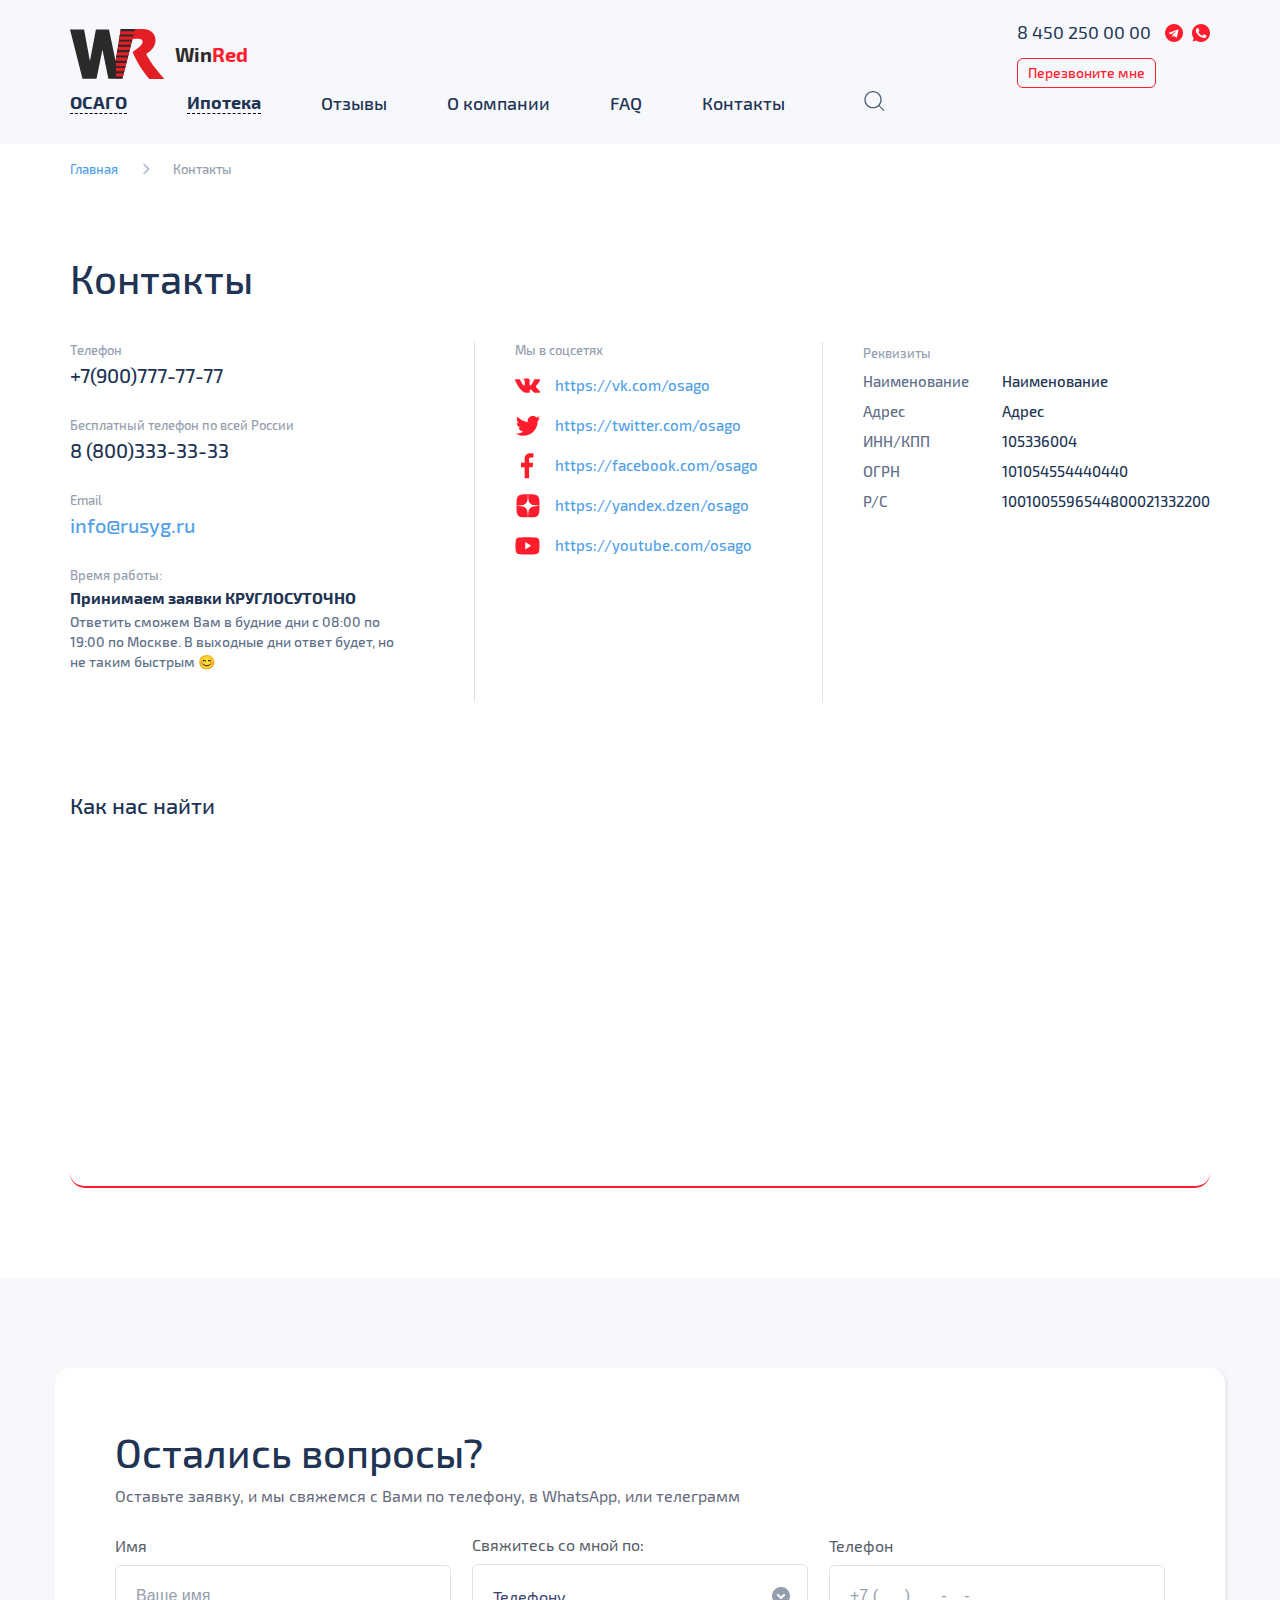
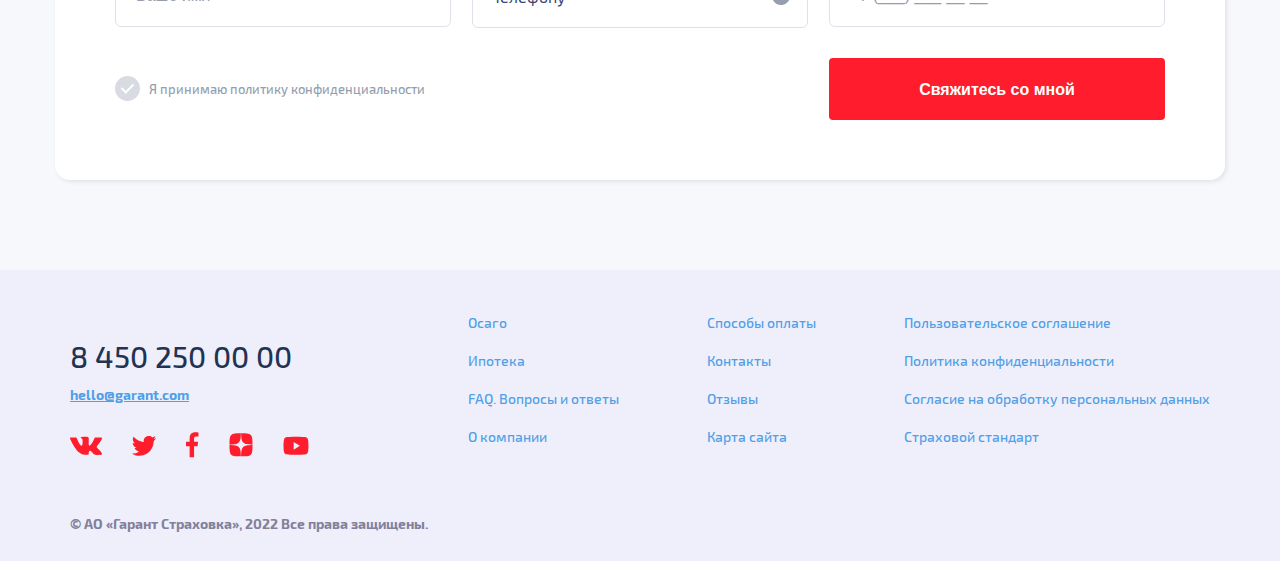
<file: contact.html>
<!DOCTYPE html>
<html lang="en">
<head>
    <meta charset="UTF-8">
    <meta name="viewport"
          content="width=device-width, user-scalable=no, initial-scale=1.0, maximum-scale=1.0, minimum-scale=1.0">
    <meta http-equiv="X-UA-Compatible" content="ie=edge">
    <title></title>
    <link rel="stylesheet" href="style.css">
</head>
<body>

<header>
    <div class="container">
        <div class="header__main">
            <div class="header__fl">
                <div class="header__logo">
                    <a href="./index.html">
                        <img src="assets/img/logo.svg" alt="logo">
                        <span>Win<span>Red</span></span>
                    </a>
                </div>
                <div class="header__cont">
                    <div class="header__phone">
                        <a href="tel: 8 450 250 00 00" class="header__call">8 450 250 00 00</a>
                        <a href="tel: 8 450 250 00 00" class="call__back"><span>Перезвоните мне</span></a>
                    </div>
                    <div class="header__soc">
                        <a href="https://telegram.org/" target="_blank">
                            <img src="assets/img/telegram.svg" alt="icon">
                        </a>
                        <a href="https://www.whatsapp.com/" target="_blank">
                            <img src="assets/img/whatsapp22.svg" alt="icon">
                        </a>
                    </div>
                </div>
            </div>
            <div class="header__menu">
                <div class="open-menu">
                    <span></span>
                    <span></span>
                    <span></span>
                    <span></span>
                </div>
                <div class="for-mobile-bg"></div>
                <div class="menu-cnt mobile-bg-1">
                    <div class="sidenav">
                        <ul>
                            <li><a href="./osago.html"><strong>ОСАГО</strong></a></li>
                            <li><a href="./mortgage.html"><strong>Ипотека</strong></a></li>
                            <li><a href="./reviews.html">Отзывы</a></li>
                            <li><a href="#">О компании</a></li>
                            <li><a href="./faq.html">FAQ</a></li>
                            <li><a href="./contact.html">Контакты</a></li>
                        </ul>
                        <div class="search-block">
                            <div class="search-btn">
                                <div class="serach-img">
                                    <img src="assets/img/search4.svg" alt="png">
                                </div>
                            </div>
                            <div class="search-box ">
                                <form>
                                    <div class="search-cnt">
                                        <div class="search-btn-sent">
                                            <button>
                                                <img src="assets/img/search4.svg" alt="png">
                                            </button>
                                        </div>
                                        <div class="search-input">
                                            <label>
                                                <input type="text" placeholder="Поиск">
                                            </label>
                                        </div>
                                    </div>
                                </form>
                            </div>
                        </div>

                    </div>
                </div>
            </div>
        </div>
    </div>
</header>

<section>
    <div class="bread__crumbs">
        <div class="container">
            <div class="bread__pages">
                <ul>
                    <li><a href="#">Главная</a></li>
                    <li>Контакты</li>
                </ul>
            </div>
        </div>
    </div>
</section>
<section id="contact">
    <div class="container">
        <h2>Контакты</h2>
        <div class="contact__info">
            <div class="contact__blocks">
                <div class="contact__numb">
                    <span>Телефон</span>
                    <a href="tel: +7(900)777-77-77">+7(900)777-77-77</a>
                </div>
                <div class="contact__numb ">
                    <span>Бесплатный телефон по всей России</span>
                    <a href="tel: 8 (800)333-33-33">8 (800)333-33-33</a>
                </div>
                <div class="contact__numb style-mail">
                    <span>Email</span>
                    <a href="mailto: info@rusyg.ru">info@rusyg.ru</a>
                </div>
                <div class="contact__numb">
                    <span>Время работы: </span>
                    <strong>Принимаем заявки КРУГЛОСУТОЧНО</strong>
                    <p>
                        Ответить сможем Вам в будние дни с 08:00 по 19:00 по Москве.
                        В выходные дни ответ будет, но не таким быстрым 😊
                    </p>
                </div>
            </div>
            <div class="cont__social_networks">
                <div class="contact__numb">
                    <span>Мы в соцсетях </span>
                    <div class="social-networks">
                        <ul>
                            <li>
                                <a href="https://vk.com/osago" target="_blank">
                                    <div class="social-networks__icon">
                                        <svg xmlns="http://www.w3.org/2000/svg" width="32" height="19"
                                             viewBox="0 0 32 19"
                                             fill="none">
                                            <path d="M31.8303 17.1813C31.7915 17.0978 31.7554 17.0285 31.7219 16.973C31.1667 15.9731 30.1057 14.7458 28.5396 13.2907L28.5065 13.2573L28.4899 13.241L28.4732 13.2243H28.4564C27.7456 12.5467 27.2955 12.0911 27.107 11.8579C26.7621 11.4135 26.6849 10.9638 26.8734 10.5081C27.0065 10.1638 27.5068 9.43667 28.3729 8.32574C28.8285 7.73699 29.1893 7.26513 29.4557 6.90962C31.3774 4.3548 32.2106 2.72223 31.955 2.01128L31.8557 1.84515C31.789 1.74512 31.6169 1.65362 31.3395 1.57017C31.0615 1.4869 30.7062 1.47313 30.2729 1.52862L25.4746 1.56177C25.3969 1.53422 25.2859 1.53679 25.1413 1.57017C24.9969 1.60355 24.9246 1.6203 24.9246 1.6203L24.8411 1.66202L24.7748 1.71215C24.7193 1.7453 24.6582 1.8036 24.5915 1.88693C24.5251 1.96997 24.4696 2.06742 24.4253 2.17847C23.9029 3.52247 23.3089 4.77204 22.6423 5.92714C22.2313 6.61592 21.8539 7.21284 21.5092 7.71826C21.1649 8.22351 20.8761 8.59576 20.6431 8.83438C20.4096 9.07323 20.199 9.26458 20.0098 9.40912C19.8209 9.55373 19.6767 9.61483 19.5768 9.59248C19.4768 9.57013 19.3825 9.54795 19.2933 9.52578C19.1379 9.42575 19.0129 9.28973 18.9186 9.11758C18.824 8.94543 18.7603 8.72875 18.7269 8.46772C18.6938 8.20652 18.6742 7.98185 18.6686 7.79296C18.6634 7.60429 18.6658 7.33743 18.677 6.99313C18.6886 6.64865 18.6938 6.41558 18.6938 6.29338C18.6938 5.87124 18.702 5.41308 18.7185 4.91881C18.7353 4.42453 18.7489 4.03291 18.7603 3.7444C18.7716 3.45559 18.7769 3.15004 18.7769 2.82792C18.7769 2.50579 18.7573 2.25317 18.7185 2.06982C18.6803 1.88669 18.6215 1.70894 18.544 1.53662C18.4661 1.36447 18.3521 1.2313 18.2025 1.13676C18.0526 1.04234 17.8662 0.967414 17.6444 0.911742C17.0556 0.778516 16.3059 0.706446 15.3949 0.695242C13.3291 0.673066 12.0017 0.806468 11.413 1.09527C11.1797 1.21729 10.9686 1.38402 10.7799 1.59491C10.5799 1.83937 10.552 1.97277 10.6964 1.99471C11.3629 2.09456 11.8348 2.33341 12.1125 2.71103L12.2126 2.91113C12.2905 3.05551 12.3682 3.3111 12.446 3.67758C12.5236 4.04405 12.5738 4.44945 12.5958 4.89354C12.6513 5.70451 12.6513 6.39872 12.5958 6.97621C12.5402 7.55393 12.4877 8.00368 12.4376 8.3258C12.3874 8.64793 12.3125 8.90895 12.2126 9.10882C12.1125 9.30875 12.0459 9.43095 12.0126 9.4753C11.9792 9.51965 11.9515 9.5476 11.9294 9.55857C11.785 9.61389 11.6349 9.64208 11.4795 9.64208C11.3238 9.64208 11.1351 9.56423 10.913 9.40866C10.691 9.25308 10.4605 9.03938 10.2217 8.76721C9.98283 8.49498 9.71346 8.11456 9.41345 7.62588C9.11368 7.13721 8.80264 6.55966 8.48051 5.89324L8.214 5.40993C8.0474 5.09901 7.81981 4.64629 7.531 4.05217C7.24203 3.45781 6.9866 2.88289 6.76456 2.32751C6.6758 2.09427 6.54246 1.91669 6.36476 1.79449L6.28137 1.74436C6.22593 1.70001 6.13694 1.65292 6.01486 1.60273C5.8926 1.55261 5.76504 1.51666 5.63164 1.49454L1.06651 1.52769C0.600015 1.52769 0.283493 1.63337 0.116829 1.84444L0.0501277 1.94429C0.0168065 1.9999 0 2.08872 0 2.21098C0 2.33318 0.0333212 2.48315 0.100022 2.66073C0.766447 4.227 1.49117 5.73754 2.27419 7.19259C3.05721 8.64764 3.73764 9.81971 4.31507 10.7078C4.89262 11.5965 5.48131 12.4352 6.08115 13.2236C6.68099 14.0123 7.07805 14.5177 7.27231 14.7398C7.46681 14.9622 7.61959 15.1285 7.73064 15.2396L8.14724 15.6394C8.41381 15.906 8.80527 16.2253 9.32177 16.5973C9.8384 16.9696 10.4103 17.3361 11.0379 17.6974C11.6656 18.0581 12.3958 18.3524 13.2289 18.58C14.062 18.8079 14.8728 18.8994 15.6614 18.8553H17.5775C17.9661 18.8217 18.2605 18.6995 18.4606 18.4886L18.5269 18.4051C18.5715 18.3388 18.6132 18.2358 18.6517 18.0972C18.6907 17.9584 18.7101 17.8054 18.7101 17.6391C18.6987 17.1615 18.735 16.7312 18.8181 16.348C18.9012 15.9649 18.9958 15.6761 19.1017 15.4816C19.2075 15.2873 19.3269 15.1233 19.4598 14.9904C19.5929 14.8572 19.6878 14.7765 19.7435 14.7487C19.7988 14.7207 19.843 14.7018 19.8763 14.6904C20.1429 14.6016 20.4566 14.6876 20.8179 14.9488C21.179 15.2099 21.5176 15.5322 21.8344 15.9152C22.151 16.2986 22.5313 16.7288 22.9755 17.2063C23.42 17.684 23.8087 18.0391 24.1418 18.2727L24.4749 18.4726C24.6973 18.606 24.9861 18.7282 25.3416 18.8393C25.6965 18.9503 26.0074 18.978 26.2744 18.9225L30.5395 18.856C30.9613 18.856 31.2896 18.7862 31.5224 18.6476C31.7557 18.5087 31.8943 18.3558 31.939 18.1894C31.9836 18.0229 31.986 17.8339 31.9475 17.6227C31.908 17.4119 31.869 17.2646 31.8303 17.1813Z"
                                                  fill="#D5D7E7"/>
                                        </svg>
                                    </div>
                                    <span>https://vk.com/osago</span>
                                </a>
                            </li>
                            <li>
                                <a href="https://twitter.com/osago" target="_blank">
                                    <div class="social-networks__icon">
                                        <svg xmlns="http://www.w3.org/2000/svg" width="24" height="21"
                                             viewBox="0 0 24 21"
                                             fill="none">
                                            <path fill-rule="evenodd" clip-rule="evenodd"
                                                  d="M11.6534 6.18078L11.7054 7.03863L10.8383 6.93359C7.68221 6.53093 4.92494 5.16537 2.58386 2.87193L1.43933 1.73396L1.14453 2.57431C0.52024 4.44757 0.91909 6.42588 2.21969 7.75643C2.91334 8.49173 2.75727 8.59677 1.56072 8.15909C1.14453 8.01903 0.78036 7.91399 0.745677 7.96651C0.624288 8.08906 1.04048 9.68221 1.36996 10.3125C1.82084 11.1878 2.73993 12.0457 3.74573 12.5534L4.59545 12.9561L3.58965 12.9736C2.61854 12.9736 2.58386 12.9911 2.68791 13.3587C3.03473 14.4967 4.4047 15.7047 5.93073 16.2299L7.0059 16.5975L6.06946 17.1578C4.68216 17.9631 3.05207 18.4183 1.42199 18.4533C0.641629 18.4708 0 18.5408 0 18.5934C0 18.7684 2.11564 19.7488 3.34688 20.134C7.04058 21.272 11.4279 20.7818 14.7228 18.8385C17.0639 17.4554 19.4049 14.7068 20.4974 12.0457C21.087 10.6276 21.6767 8.03654 21.6767 6.79353C21.6767 5.9882 21.7287 5.88316 22.6998 4.92027C23.2721 4.36004 23.8096 3.74729 23.9137 3.57222C24.0871 3.23958 24.0698 3.23958 23.1854 3.5372C21.7113 4.06242 21.5032 3.99239 22.2316 3.20457C22.7692 2.64434 23.4108 1.62892 23.4108 1.3313C23.4108 1.27878 23.1507 1.36631 22.8559 1.52388C22.5437 1.69895 21.8501 1.96156 21.3298 2.11912L20.3934 2.41674L19.5437 1.83901C19.0755 1.52388 18.4165 1.17373 18.0697 1.06869C17.1853 0.823591 15.8326 0.858606 15.0349 1.13872C12.8673 1.92654 11.4973 3.95737 11.6534 6.18078Z"
                                                  fill="#D5D7E7"/>
                                        </svg>
                                    </div>
                                    <span>https://twitter.com/osago</span>
                                </a>
                            </li>
                            <li>
                                <a href="https://facebook.com/osago" target="_blank">
                                    <div class="social-networks__icon">
                                        <svg xmlns="http://www.w3.org/2000/svg" width="13" height="26"
                                             viewBox="0 0 13 26" fill="none">
                                            <path d="M10.2188 4.47257H12.501V0.497575C12.1073 0.443408 10.7531 0.321533 9.17604 0.321533C5.88542 0.321533 3.63125 2.39132 3.63125 6.19549V9.69653H0V14.1403H3.63125V25.3215H8.08334V14.1413H11.5677L12.1208 9.69757H8.08229V6.63612C8.08334 5.35174 8.42917 4.47257 10.2188 4.47257Z"
                                                  fill="#D5D7E7"/>
                                        </svg>
                                    </div>
                                    <span>https://facebook.com/osago</span>
                                </a>
                            </li>
                            <li>
                                <a href="https://yandex.dzen/osago" target="_blank">
                                    <div class="social-networks__icon">
                                        <svg xmlns="http://www.w3.org/2000/svg" width="24" height="24"
                                             viewBox="0 0 24 24"
                                             fill="none">
                                            <path d="M14.2188 14.0394C12.4117 15.904 12.2803 18.2287 12.1242 23.3215C16.872 23.3215 20.1495 23.3051 21.8417 21.6622C23.4845 19.9701 23.501 16.5365 23.501 11.9447C18.4081 12.109 16.0835 12.2322 14.2188 14.0394ZM0.500977 11.9447C0.500977 16.5365 0.517405 19.9701 2.16026 21.6622C3.85241 23.3051 7.12991 23.3215 11.8778 23.3215C11.7135 18.2287 11.5903 15.904 9.78312 14.0394C7.91848 12.2322 5.59383 12.1008 0.500977 11.9447ZM11.8778 0.321533C7.13812 0.321533 3.85241 0.337962 2.16026 1.98082C0.517405 3.67296 0.500977 7.10653 0.500977 11.6983C5.59383 11.534 7.91848 11.4108 9.78312 9.60368C11.5903 7.73903 11.7217 5.41439 11.8778 0.321533ZM14.2188 9.60368C12.4117 7.73903 12.2803 5.41439 12.1242 0.321533C16.872 0.321533 20.1495 0.337962 21.8417 1.98082C23.4845 3.67296 23.501 7.10653 23.501 11.6983C18.4081 11.534 16.0835 11.4108 14.2188 9.60368Z"
                                                  fill="#D5D7E7"/>
                                            <path fill-rule="evenodd" clip-rule="evenodd"
                                                  d="M14.2188 14.0394C12.4117 15.904 12.2803 18.2287 12.1242 23.3215C12.2885 18.2287 12.4117 15.904 14.2188 14.0394ZM9.78312 14.0394C7.91848 12.2322 5.59383 12.1008 0.500977 11.9447C5.59383 12.109 7.91848 12.2322 9.78312 14.0394ZM9.78312 9.60368C11.5903 7.73903 11.7217 5.41439 11.8778 0.321533C11.7135 5.41439 11.5903 7.73903 9.78312 9.60368Z"
                                                  fill="#D5D7E7"/>
                                        </svg>
                                    </div>
                                    <span>https://yandex.dzen/osago</span>
                                </a>
                            </li>
                            <li>
                                <a href="https://youtube.com/osago" target="_blank">
                                    <div class="social-networks__icon">
                                        <svg xmlns="http://www.w3.org/2000/svg" width="26" height="19"
                                             viewBox="0 0 26 19"
                                             fill="none">
                                            <path fill-rule="evenodd" clip-rule="evenodd"
                                                  d="M24.9785 3.64304C24.691 2.53854 23.8439 1.66879 22.7682 1.37361C20.8187 0.837158 13.001 0.837158 13.001 0.837158C13.001 0.837158 5.18322 0.837158 3.23365 1.37361C2.15794 1.66879 1.31078 2.53854 1.02328 3.64304C0.500977 5.64481 0.500977 9.82153 0.500977 9.82153C0.500977 9.82153 0.500977 13.9981 1.02328 16C1.31078 17.1045 2.15794 17.9743 3.23365 18.2696C5.18322 18.8059 13.001 18.8059 13.001 18.8059C13.001 18.8059 20.8187 18.8059 22.7682 18.2696C23.8439 17.9743 24.691 17.1045 24.9785 16C25.501 13.9981 25.501 9.82153 25.501 9.82153C25.501 9.82153 25.501 5.64481 24.9785 3.64304ZM10.657 5.91528V13.7278L16.907 9.82168L10.657 5.91528Z"
                                                  fill="#D5D7E7"/>
                                        </svg>
                                    </div>
                                    <span>https://youtube.com/osago</span>
                                </a>
                            </li>
                        </ul>
                    </div>
                </div>
            </div>
            <div class="contact__requisites">
                <strong>Реквизиты</strong>
                <div class="contact__item">
                    <p>Наименование</p>
                    <span>Наименование</span>
                </div>
                <div class="contact__item">
                    <p>Адрес</p>
                    <span>Адрес</span>
                </div>
                <div class="contact__item">
                    <p>ИНН/КПП</p>
                    <span>105336004</span>
                </div>
                <div class="contact__item">
                    <p>ОГРН</p>
                    <span>101054554440440</span>
                </div>
                <div class="contact__item">
                    <p>Р/С</p>
                    <span>1001005596544800021332200</span>
                </div>
            </div>
        </div>
        <div class="how-find__map">
            <strong>Как нас найти</strong>
            <div class="how-find__ifream">
                <iframe src="https://yandex.ru/map-widget/v1/?um=constructor%3A671fa3fce0a3a0f918e0adf4aa0f1c4bb5431b3633960aa3dc76038259f21d9d&amp;source=constructor"
                        width="100%" height="100%" frameborder="0"></iframe>
            </div>
        </div>
    </div>
    <div class="contact__form_fon">
        <div class="container contact__form">
            <h2>Остались вопросы?</h2>
            <p>
                Оставьте заявку, и мы свяжемся с Вами по телефону, в WhatsApp, или телеграмм
            </p>
            <form>
                <div class="contact__cnt">
                    <div class="services__inp">
                        <span>Имя</span>
                        <label>
                            <input type="text" placeholder="Ваше имя">
                        </label>
                    </div>
                    <div class="sel-option">
                        <span>Cвяжитесь со мной по:</span>
                        <label>
                            <select>
                                <option value="">Телефону</option>
                                <option value="">+7(900)777-77-77</option>
                                <option value="">+7(900)777-77-88</option>
                                <option value="">+7(900)777-77-99</option>
                            </select>
                        </label>
                    </div>
                    <div class="services__inp">
                        <span>Телефон</span>
                        <label>
                            <input type="text" placeholder="+7 (___) ___-__-__"
                                   pattern="\+7 \(\d{3}\)-\d{3}-\d{2}-\d{2}" class="phone">
                        </label>
                    </div>
                    <div class="contact__btn">
                        <div class="contact__check">
                            <label class="checkcontainer">Я принимаю политику конфиденциальности
                                <input type="checkbox">
                                <span class="checkmark"></span>
                            </label>
                        </div>
                        <button class="button">Свяжитесь со мной</button>
                    </div>
                </div>
            </form>
        </div>
    </div>
</section>

<footer>
    <div class="container">
        <div class="footer__main">
            <div class="footer__info">
                <div class="footer__soc">
                    <a href="tel: 8 450 250 00 00" class="footer__phone">8 450 250 00 00</a>
                    <a href="mailto: hello@garant.com" class="footer__mail">hello@garant.com</a>
                    <ul>
                        <li>
                            <a href="#" target="_blank">
                                <svg xmlns="http://www.w3.org/2000/svg" width="32" height="19" viewBox="0 0 32 19"
                                     fill="none">
                                    <path d="M31.8303 17.1813C31.7915 17.0978 31.7554 17.0285 31.7219 16.973C31.1667 15.9731 30.1057 14.7458 28.5396 13.2907L28.5065 13.2573L28.4899 13.241L28.4732 13.2243H28.4564C27.7456 12.5467 27.2955 12.0911 27.107 11.8579C26.7621 11.4135 26.6849 10.9638 26.8734 10.5081C27.0065 10.1638 27.5068 9.43667 28.3729 8.32574C28.8285 7.73699 29.1893 7.26513 29.4557 6.90962C31.3774 4.3548 32.2106 2.72223 31.955 2.01128L31.8557 1.84515C31.789 1.74512 31.6169 1.65362 31.3395 1.57017C31.0615 1.4869 30.7062 1.47313 30.2729 1.52862L25.4746 1.56177C25.3969 1.53422 25.2859 1.53679 25.1413 1.57017C24.9969 1.60355 24.9246 1.6203 24.9246 1.6203L24.8411 1.66202L24.7748 1.71215C24.7193 1.7453 24.6582 1.8036 24.5915 1.88693C24.5251 1.96997 24.4696 2.06742 24.4253 2.17847C23.9029 3.52247 23.3089 4.77204 22.6423 5.92714C22.2313 6.61592 21.8539 7.21284 21.5092 7.71826C21.1649 8.22351 20.8761 8.59576 20.6431 8.83438C20.4096 9.07323 20.199 9.26458 20.0098 9.40912C19.8209 9.55373 19.6767 9.61483 19.5768 9.59248C19.4768 9.57013 19.3825 9.54795 19.2933 9.52578C19.1379 9.42575 19.0129 9.28973 18.9186 9.11758C18.824 8.94543 18.7603 8.72875 18.7269 8.46772C18.6938 8.20652 18.6742 7.98185 18.6686 7.79296C18.6634 7.60429 18.6658 7.33743 18.677 6.99313C18.6886 6.64865 18.6938 6.41558 18.6938 6.29338C18.6938 5.87124 18.702 5.41308 18.7185 4.91881C18.7353 4.42453 18.7489 4.03291 18.7603 3.7444C18.7716 3.45559 18.7769 3.15004 18.7769 2.82792C18.7769 2.50579 18.7573 2.25317 18.7185 2.06982C18.6803 1.88669 18.6215 1.70894 18.544 1.53662C18.4661 1.36447 18.3521 1.2313 18.2025 1.13676C18.0526 1.04234 17.8662 0.967414 17.6444 0.911742C17.0556 0.778516 16.3059 0.706446 15.3949 0.695242C13.3291 0.673066 12.0017 0.806468 11.413 1.09527C11.1797 1.21729 10.9686 1.38402 10.7799 1.59491C10.5799 1.83937 10.552 1.97277 10.6964 1.99471C11.3629 2.09456 11.8348 2.33341 12.1125 2.71103L12.2126 2.91113C12.2905 3.05551 12.3682 3.3111 12.446 3.67758C12.5236 4.04405 12.5738 4.44945 12.5958 4.89354C12.6513 5.70451 12.6513 6.39872 12.5958 6.97621C12.5402 7.55393 12.4877 8.00368 12.4376 8.3258C12.3874 8.64793 12.3125 8.90895 12.2126 9.10882C12.1125 9.30875 12.0459 9.43095 12.0126 9.4753C11.9792 9.51965 11.9515 9.5476 11.9294 9.55857C11.785 9.61389 11.6349 9.64208 11.4795 9.64208C11.3238 9.64208 11.1351 9.56423 10.913 9.40866C10.691 9.25308 10.4605 9.03938 10.2217 8.76721C9.98283 8.49498 9.71346 8.11456 9.41345 7.62588C9.11368 7.13721 8.80264 6.55966 8.48051 5.89324L8.214 5.40993C8.0474 5.09901 7.81981 4.64629 7.531 4.05217C7.24203 3.45781 6.9866 2.88289 6.76456 2.32751C6.6758 2.09427 6.54246 1.91669 6.36476 1.79449L6.28137 1.74436C6.22593 1.70001 6.13694 1.65292 6.01486 1.60273C5.8926 1.55261 5.76504 1.51666 5.63164 1.49454L1.06651 1.52769C0.600015 1.52769 0.283493 1.63337 0.116829 1.84444L0.0501277 1.94429C0.0168065 1.9999 0 2.08872 0 2.21098C0 2.33318 0.0333212 2.48315 0.100022 2.66073C0.766447 4.227 1.49117 5.73754 2.27419 7.19259C3.05721 8.64764 3.73764 9.81971 4.31507 10.7078C4.89262 11.5965 5.48131 12.4352 6.08115 13.2236C6.68099 14.0123 7.07805 14.5177 7.27231 14.7398C7.46681 14.9622 7.61959 15.1285 7.73064 15.2396L8.14724 15.6394C8.41381 15.906 8.80527 16.2253 9.32177 16.5973C9.8384 16.9696 10.4103 17.3361 11.0379 17.6974C11.6656 18.0581 12.3958 18.3524 13.2289 18.58C14.062 18.8079 14.8728 18.8994 15.6614 18.8553H17.5775C17.9661 18.8217 18.2605 18.6995 18.4606 18.4886L18.5269 18.4051C18.5715 18.3388 18.6132 18.2358 18.6517 18.0972C18.6907 17.9584 18.7101 17.8054 18.7101 17.6391C18.6987 17.1615 18.735 16.7312 18.8181 16.348C18.9012 15.9649 18.9958 15.6761 19.1017 15.4816C19.2075 15.2873 19.3269 15.1233 19.4598 14.9904C19.5929 14.8572 19.6878 14.7765 19.7435 14.7487C19.7988 14.7207 19.843 14.7018 19.8763 14.6904C20.1429 14.6016 20.4566 14.6876 20.8179 14.9488C21.179 15.2099 21.5176 15.5322 21.8344 15.9152C22.151 16.2986 22.5313 16.7288 22.9755 17.2063C23.42 17.684 23.8087 18.0391 24.1418 18.2727L24.4749 18.4726C24.6973 18.606 24.9861 18.7282 25.3416 18.8393C25.6965 18.9503 26.0074 18.978 26.2744 18.9225L30.5395 18.856C30.9613 18.856 31.2896 18.7862 31.5224 18.6476C31.7557 18.5087 31.8943 18.3558 31.939 18.1894C31.9836 18.0229 31.986 17.8339 31.9475 17.6227C31.908 17.4119 31.869 17.2646 31.8303 17.1813Z"
                                          fill="#D5D7E7"/>
                                </svg>
                            </a>
                        </li>
                        <li>
                            <a href="#" target="_blank">
                                <svg xmlns="http://www.w3.org/2000/svg" width="24" height="21" viewBox="0 0 24 21"
                                     fill="none">
                                    <path fill-rule="evenodd" clip-rule="evenodd"
                                          d="M11.6534 6.18078L11.7054 7.03863L10.8383 6.93359C7.68221 6.53093 4.92494 5.16537 2.58386 2.87193L1.43933 1.73396L1.14453 2.57431C0.52024 4.44757 0.91909 6.42588 2.21969 7.75643C2.91334 8.49173 2.75727 8.59677 1.56072 8.15909C1.14453 8.01903 0.78036 7.91399 0.745677 7.96651C0.624288 8.08906 1.04048 9.68221 1.36996 10.3125C1.82084 11.1878 2.73993 12.0457 3.74573 12.5534L4.59545 12.9561L3.58965 12.9736C2.61854 12.9736 2.58386 12.9911 2.68791 13.3587C3.03473 14.4967 4.4047 15.7047 5.93073 16.2299L7.0059 16.5975L6.06946 17.1578C4.68216 17.9631 3.05207 18.4183 1.42199 18.4533C0.641629 18.4708 0 18.5408 0 18.5934C0 18.7684 2.11564 19.7488 3.34688 20.134C7.04058 21.272 11.4279 20.7818 14.7228 18.8385C17.0639 17.4554 19.4049 14.7068 20.4974 12.0457C21.087 10.6276 21.6767 8.03654 21.6767 6.79353C21.6767 5.9882 21.7287 5.88316 22.6998 4.92027C23.2721 4.36004 23.8096 3.74729 23.9137 3.57222C24.0871 3.23958 24.0698 3.23958 23.1854 3.5372C21.7113 4.06242 21.5032 3.99239 22.2316 3.20457C22.7692 2.64434 23.4108 1.62892 23.4108 1.3313C23.4108 1.27878 23.1507 1.36631 22.8559 1.52388C22.5437 1.69895 21.8501 1.96156 21.3298 2.11912L20.3934 2.41674L19.5437 1.83901C19.0755 1.52388 18.4165 1.17373 18.0697 1.06869C17.1853 0.823591 15.8326 0.858606 15.0349 1.13872C12.8673 1.92654 11.4973 3.95737 11.6534 6.18078Z"
                                          fill="#D5D7E7"/>
                                </svg>
                            </a>
                        </li>
                        <li>
                            <a href="#" target="_blank">
                                <svg xmlns="http://www.w3.org/2000/svg" width="13" height="26" viewBox="0 0 13 26" fill="none">
                                    <path d="M10.2188 4.47257H12.501V0.497575C12.1073 0.443408 10.7531 0.321533 9.17604 0.321533C5.88542 0.321533 3.63125 2.39132 3.63125 6.19549V9.69653H0V14.1403H3.63125V25.3215H8.08334V14.1413H11.5677L12.1208 9.69757H8.08229V6.63612C8.08334 5.35174 8.42917 4.47257 10.2188 4.47257Z" fill="#D5D7E7"/>
                                </svg>
                            </a>
                        </li>
                        <li>
                            <a href="#" target="_blank">
                                <svg xmlns="http://www.w3.org/2000/svg" width="24" height="24" viewBox="0 0 24 24"
                                     fill="none">
                                    <path d="M14.2188 14.0394C12.4117 15.904 12.2803 18.2287 12.1242 23.3215C16.872 23.3215 20.1495 23.3051 21.8417 21.6622C23.4845 19.9701 23.501 16.5365 23.501 11.9447C18.4081 12.109 16.0835 12.2322 14.2188 14.0394ZM0.500977 11.9447C0.500977 16.5365 0.517405 19.9701 2.16026 21.6622C3.85241 23.3051 7.12991 23.3215 11.8778 23.3215C11.7135 18.2287 11.5903 15.904 9.78312 14.0394C7.91848 12.2322 5.59383 12.1008 0.500977 11.9447ZM11.8778 0.321533C7.13812 0.321533 3.85241 0.337962 2.16026 1.98082C0.517405 3.67296 0.500977 7.10653 0.500977 11.6983C5.59383 11.534 7.91848 11.4108 9.78312 9.60368C11.5903 7.73903 11.7217 5.41439 11.8778 0.321533ZM14.2188 9.60368C12.4117 7.73903 12.2803 5.41439 12.1242 0.321533C16.872 0.321533 20.1495 0.337962 21.8417 1.98082C23.4845 3.67296 23.501 7.10653 23.501 11.6983C18.4081 11.534 16.0835 11.4108 14.2188 9.60368Z"
                                          fill="#D5D7E7"/>
                                    <path fill-rule="evenodd" clip-rule="evenodd"
                                          d="M14.2188 14.0394C12.4117 15.904 12.2803 18.2287 12.1242 23.3215C12.2885 18.2287 12.4117 15.904 14.2188 14.0394ZM9.78312 14.0394C7.91848 12.2322 5.59383 12.1008 0.500977 11.9447C5.59383 12.109 7.91848 12.2322 9.78312 14.0394ZM9.78312 9.60368C11.5903 7.73903 11.7217 5.41439 11.8778 0.321533C11.7135 5.41439 11.5903 7.73903 9.78312 9.60368Z"
                                          fill="#D5D7E7"/>
                                </svg>
                            </a>
                        </li>
                        <li>
                            <a href="#" target="_blank">
                                <svg xmlns="http://www.w3.org/2000/svg" width="26" height="19" viewBox="0 0 26 19"
                                     fill="none">
                                    <path fill-rule="evenodd" clip-rule="evenodd"
                                          d="M24.9785 3.64304C24.691 2.53854 23.8439 1.66879 22.7682 1.37361C20.8187 0.837158 13.001 0.837158 13.001 0.837158C13.001 0.837158 5.18322 0.837158 3.23365 1.37361C2.15794 1.66879 1.31078 2.53854 1.02328 3.64304C0.500977 5.64481 0.500977 9.82153 0.500977 9.82153C0.500977 9.82153 0.500977 13.9981 1.02328 16C1.31078 17.1045 2.15794 17.9743 3.23365 18.2696C5.18322 18.8059 13.001 18.8059 13.001 18.8059C13.001 18.8059 20.8187 18.8059 22.7682 18.2696C23.8439 17.9743 24.691 17.1045 24.9785 16C25.501 13.9981 25.501 9.82153 25.501 9.82153C25.501 9.82153 25.501 5.64481 24.9785 3.64304ZM10.657 5.91528V13.7278L16.907 9.82168L10.657 5.91528Z"
                                          fill="#D5D7E7"/>
                                </svg>
                            </a>
                        </li>
                    </ul>
                </div>
            </div>
            <div class="footer__href">
                <ul>
                    <li><a href="#">Осаго</a></li>
                    <li><a href="#">Ипотека</a></li>
                    <li><a href="#">FAQ. Вопросы и ответы</a></li>
                    <li><a href="#">О компании</a></li>
                </ul>
                <ul>
                    <li><a href="#">Способы оплаты</a></li>
                    <li><a href="#">Контакты</a></li>
                    <li><a href="#">Отзывы</a></li>
                    <li><a href="#">Карта сайта</a></li>
                </ul>
                <ul>
                    <li><a href="#">Пользовательское соглашение</a></li>
                    <li><a href="#">Политика конфиденциальности</a></li>
                    <li><a href="#">Согласие на обработку персональных данных</a></li>
                    <li><a href="#">Страховой стандарт</a></li>
                </ul>
            </div>
        </div>
        <div class="footer__reserved">
            <p>© АО «Гарант Страховка», 2022 Все права защищены.</p>
        </div>
    </div>
</footer>


<script src="assets/js/jquery-3.2.1.min.js"></script>
<script src="assets/js/jquery.formstyler.min.js"></script>
<script src="assets/js/swiper-bundle.min.js"></script>
<script src="assets/js/yearpicker.js"></script>
<script src="assets/js/jquery.mask.js"></script>
<script src="assets/js/wNumb.js"></script>
<script src="assets/js/jquery.magnific-popup.min.js"></script>
<script src="assets/js/data-picers.js"></script>
<script src="assets/js/script.js"></script>

</body>
</html>
</file>
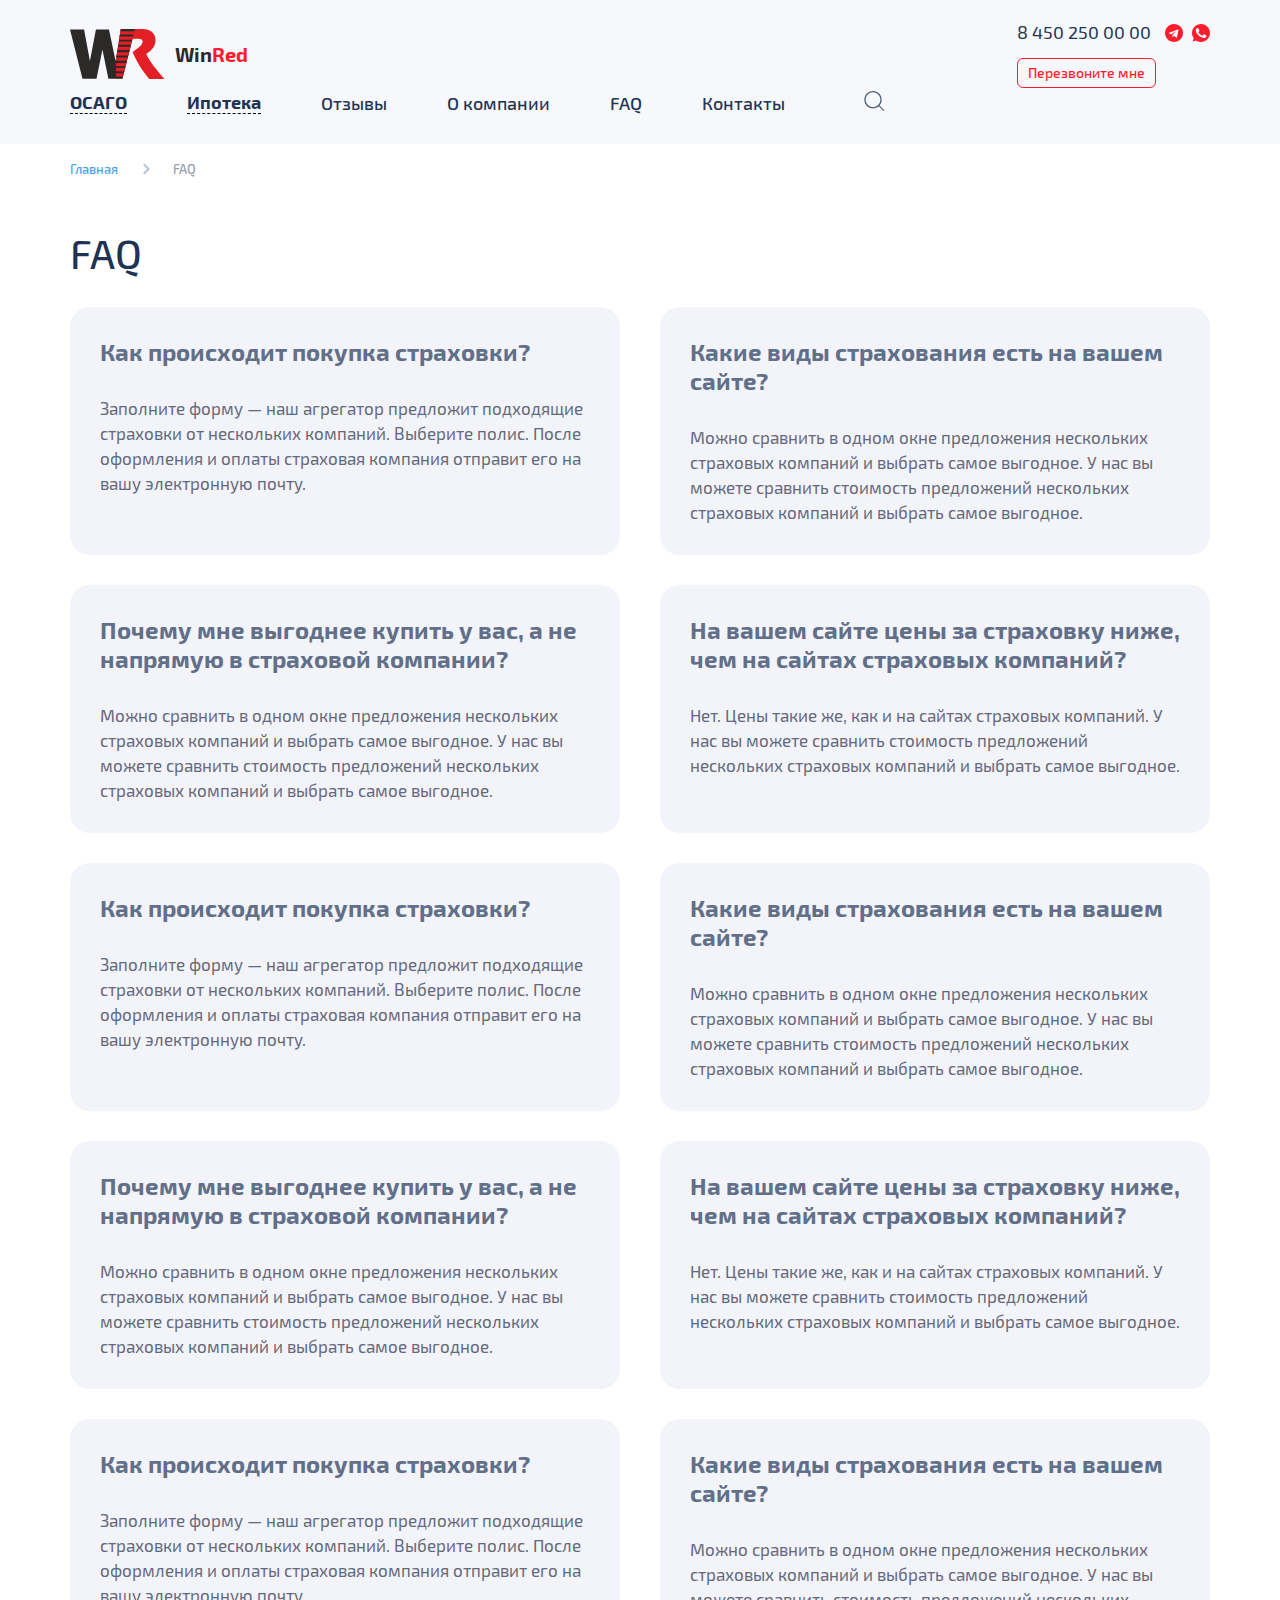
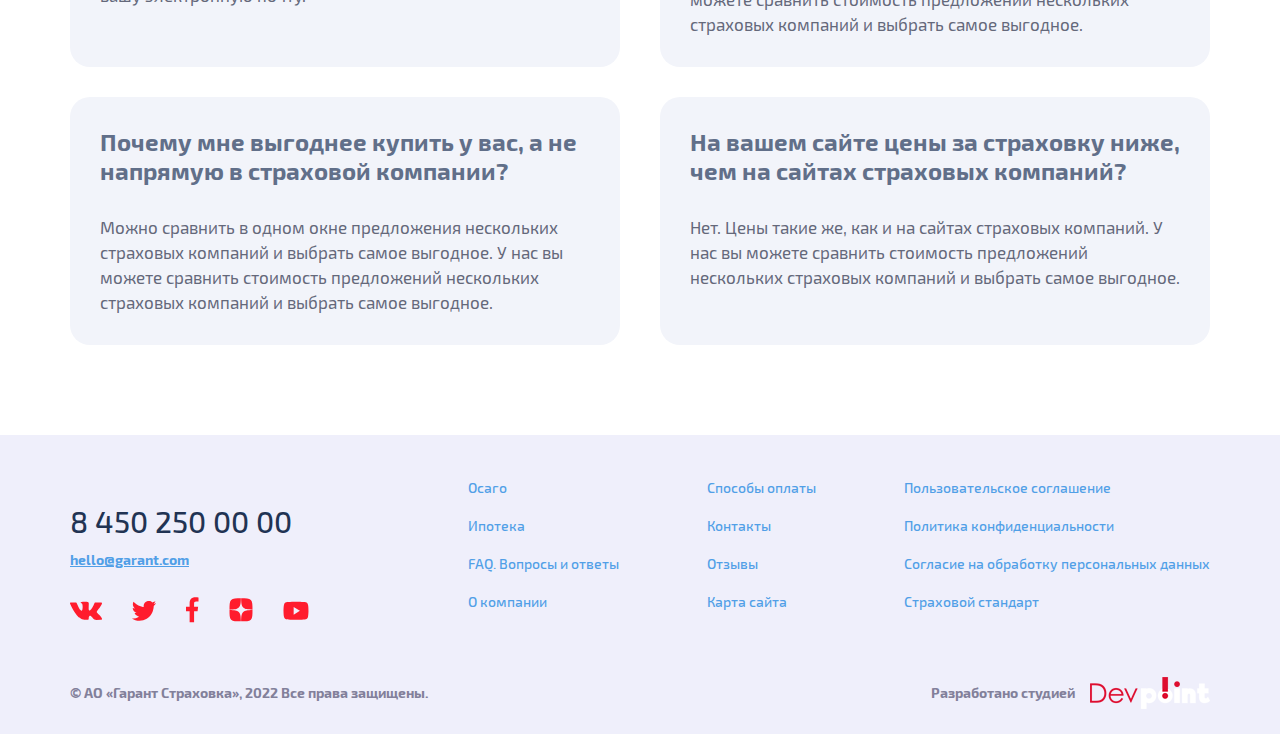
<file: faq.html>
<!DOCTYPE html>
<html lang="en">
<head>
    <meta charset="UTF-8">
    <meta name="viewport"
          content="width=device-width, user-scalable=no, initial-scale=1.0, maximum-scale=1.0, minimum-scale=1.0">
    <meta http-equiv="X-UA-Compatible" content="ie=edge">
    <title></title>
    <link rel="stylesheet" href="style.css">
</head>
<body>
<header>
    <div class="container">
        <div class="header__main">
            <div class="header__fl">
                <div class="header__logo">
                    <a href="#">
                        <img src="assets/img/logo.svg" alt="logo">
                        <span>Win<span>Red</span></span>
                    </a>
                </div>
                <div class="header__cont">
                    <div class="header__phone">
                        <a href="tel: 8 450 250 00 00" class="header__call">8 450 250 00 00</a>
                        <a href="tel: 8 450 250 00 00" class="call__back"><span>Перезвоните мне</span></a>
                    </div>
                    <div class="header__soc">
                        <a href="https://telegram.org/" target="_blank">
                            <img src="assets/img/telegram.svg" alt="icon">
                        </a>
                        <a href="https://www.whatsapp.com/" target="_blank">
                            <img src="assets/img/whatsapp22.svg" alt="icon">
                        </a>
                    </div>
                </div>
            </div>
            <div class="header__menu">
                <div class="open-menu">
                    <span></span>
                    <span></span>
                    <span></span>
                    <span></span>
                </div>
                <div class="for-mobile-bg"></div>
                <div class="menu-cnt mobile-bg-1">
                    <div class="sidenav">
                        <ul>
                            <li><a href="#"><strong>ОСАГО</strong></a></li>
                            <li><a href="#"><strong>Ипотека</strong></a></li>
                            <li><a href="#">Отзывы</a></li>
                            <li><a href="#">О компании</a></li>
                            <li><a href="#">FAQ</a></li>
                            <li><a href="#">Контакты</a></li>
                        </ul>
                        <div class="search-block">
                            <div class="search-btn">
                                <div class="serach-img">
                                    <img src="assets/img/search4.svg" alt="png">
                                </div>
                            </div>
                            <div class="search-box ">
                                <form>
                                    <div class="search-cnt">
                                        <div class="search-btn-sent">
                                            <button>
                                                <img src="assets/img/search4.svg" alt="png">
                                            </button>
                                        </div>
                                        <div class="search-input">
                                            <label>
                                                <input type="text" placeholder="Поиск">
                                            </label>
                                        </div>
                                    </div>
                                </form>
                            </div>
                        </div>

                    </div>
                </div>
            </div>
        </div>
    </div>
</header>
<section>
    <div class="bread__crumbs">
        <div class="container">
            <div class="bread__pages">
                <ul>
                    <li><a href="#">Главная</a></li>
                    <li>FAQ</li>
                </ul>
            </div>
        </div>
    </div>
</section>
<section class=faq-pages>
    <div class="container">
        <div class="questions__main">
            <h2>FAQ</h2>
            <div class="questions__flex">
                <div class="questions__info">
                    <strong>Как происходит покупка страховки?</strong>
                    <p>
                        Заполните форму — наш агрегатор предложит подходящие страховки от нескольких компаний.
                        Выберите полис. После оформления и оплаты страховая компания отправит его на вашу
                        электронную почту.
                    </p>
                </div>
                <div class="questions__info">
                    <strong>Какие виды страхования есть на вашем сайте? </strong>
                    <p>
                        Можно сравнить в одном окне предложения нескольких страховых компаний и выбрать самое выгодное. У нас вы
                        можете сравнить стоимость предложений нескольких страховых компаний и выбрать самое выгодное.
                    </p>
                </div>
                <div class="questions__info">
                    <strong>Почему мне выгоднее купить у вас,
                            а не напрямую в страховой компании?</strong>
                    <p>
                        Можно сравнить в одном окне предложения нескольких страховых компаний и выбрать самое
                        выгодное. У нас вы можете сравнить стоимость предложений нескольких страховых
                        компаний и выбрать самое выгодное.
                    </p>
                </div>
                <div class="questions__info">
                    <strong>На вашем сайте цены за страховку ниже,
                            чем на сайтах страховых компаний?</strong>
                    <p>
                        Нет. Цены такие же, как и на сайтах страховых компаний. У нас вы можете сравнить
                        стоимость предложений нескольких страховых компаний и выбрать самое выгодное.
                    </p>
                </div>
                <div class="questions__info">
                    <strong>Как происходит покупка страховки?</strong>
                    <p>
                        Заполните форму — наш агрегатор предложит подходящие страховки от нескольких компаний.
                        Выберите полис. После оформления и оплаты страховая компания отправит его на вашу
                        электронную почту.
                    </p>
                </div>
                <div class="questions__info">
                    <strong>Какие виды страхования есть на вашем сайте?</strong>
                    <p>
                        Можно сравнить в одном окне предложения нескольких страховых компаний и выбрать самое выгодное. У нас вы
                        можете сравнить стоимость предложений нескольких страховых компаний и выбрать самое выгодное.
                    </p>
                </div>
                <div class="questions__info">
                    <strong>Почему мне выгоднее купить у вас,
                            а не напрямую в страховой компании?</strong>
                    <p>
                        Можно сравнить в одном окне предложения нескольких страховых компаний и выбрать самое
                        выгодное. У нас вы можете сравнить стоимость предложений нескольких страховых
                        компаний и выбрать самое выгодное.
                    </p>
                </div>
                <div class="questions__info">
                    <strong>На вашем сайте цены за страховку ниже,
                            чем на сайтах страховых компаний?</strong>
                    <p>
                        Нет. Цены такие же, как и на сайтах страховых компаний. У нас вы можете сравнить
                        стоимость предложений нескольких страховых компаний и выбрать самое выгодное.
                    </p>
                </div>
                <div class="questions__info">
                    <strong>Как происходит покупка страховки?</strong>
                    <p>
                        Заполните форму — наш агрегатор предложит подходящие страховки от нескольких компаний.
                        Выберите полис. После оформления и оплаты страховая компания отправит его на вашу
                        электронную почту.
                    </p>
                </div>
                <div class="questions__info">
                    <strong>Какие виды страхования есть на вашем сайте? </strong>
                    <p>
                        Можно сравнить в одном окне предложения нескольких страховых компаний и выбрать самое выгодное. У нас вы
                        можете сравнить стоимость предложений нескольких страховых компаний и выбрать самое выгодное.
                    </p>
                </div>
                <div class="questions__info">
                    <strong>Почему мне выгоднее купить у вас,
                            а не напрямую в страховой компании?</strong>
                    <p>
                        Можно сравнить в одном окне предложения нескольких страховых компаний и выбрать самое
                        выгодное. У нас вы можете сравнить стоимость предложений нескольких страховых
                        компаний и выбрать самое выгодное.
                    </p>
                </div>
                <div class="questions__info">
                    <strong>На вашем сайте цены за страховку ниже,
                            чем на сайтах страховых компаний?</strong>
                    <p>
                        Нет. Цены такие же, как и на сайтах страховых компаний. У нас вы можете сравнить
                        стоимость предложений нескольких страховых компаний и выбрать самое выгодное.
                    </p>
                </div>
            </div>
        </div>
    </div>
</section>

<footer>
    <div class="container">
        <div class="footer__main">
            <div class="footer__info">
                <div class="footer__soc">
                    <a href="tel: 8 450 250 00 00" class="footer__phone">8 450 250 00 00</a>
                    <a href="mailto: hello@garant.com" class="footer__mail">hello@garant.com</a>
                    <ul>
                        <li>
                            <a href="#" target="_blank">
                                <svg xmlns="http://www.w3.org/2000/svg" width="32" height="19" viewBox="0 0 32 19"
                                     fill="none">
                                    <path d="M31.8303 17.1813C31.7915 17.0978 31.7554 17.0285 31.7219 16.973C31.1667 15.9731 30.1057 14.7458 28.5396 13.2907L28.5065 13.2573L28.4899 13.241L28.4732 13.2243H28.4564C27.7456 12.5467 27.2955 12.0911 27.107 11.8579C26.7621 11.4135 26.6849 10.9638 26.8734 10.5081C27.0065 10.1638 27.5068 9.43667 28.3729 8.32574C28.8285 7.73699 29.1893 7.26513 29.4557 6.90962C31.3774 4.3548 32.2106 2.72223 31.955 2.01128L31.8557 1.84515C31.789 1.74512 31.6169 1.65362 31.3395 1.57017C31.0615 1.4869 30.7062 1.47313 30.2729 1.52862L25.4746 1.56177C25.3969 1.53422 25.2859 1.53679 25.1413 1.57017C24.9969 1.60355 24.9246 1.6203 24.9246 1.6203L24.8411 1.66202L24.7748 1.71215C24.7193 1.7453 24.6582 1.8036 24.5915 1.88693C24.5251 1.96997 24.4696 2.06742 24.4253 2.17847C23.9029 3.52247 23.3089 4.77204 22.6423 5.92714C22.2313 6.61592 21.8539 7.21284 21.5092 7.71826C21.1649 8.22351 20.8761 8.59576 20.6431 8.83438C20.4096 9.07323 20.199 9.26458 20.0098 9.40912C19.8209 9.55373 19.6767 9.61483 19.5768 9.59248C19.4768 9.57013 19.3825 9.54795 19.2933 9.52578C19.1379 9.42575 19.0129 9.28973 18.9186 9.11758C18.824 8.94543 18.7603 8.72875 18.7269 8.46772C18.6938 8.20652 18.6742 7.98185 18.6686 7.79296C18.6634 7.60429 18.6658 7.33743 18.677 6.99313C18.6886 6.64865 18.6938 6.41558 18.6938 6.29338C18.6938 5.87124 18.702 5.41308 18.7185 4.91881C18.7353 4.42453 18.7489 4.03291 18.7603 3.7444C18.7716 3.45559 18.7769 3.15004 18.7769 2.82792C18.7769 2.50579 18.7573 2.25317 18.7185 2.06982C18.6803 1.88669 18.6215 1.70894 18.544 1.53662C18.4661 1.36447 18.3521 1.2313 18.2025 1.13676C18.0526 1.04234 17.8662 0.967414 17.6444 0.911742C17.0556 0.778516 16.3059 0.706446 15.3949 0.695242C13.3291 0.673066 12.0017 0.806468 11.413 1.09527C11.1797 1.21729 10.9686 1.38402 10.7799 1.59491C10.5799 1.83937 10.552 1.97277 10.6964 1.99471C11.3629 2.09456 11.8348 2.33341 12.1125 2.71103L12.2126 2.91113C12.2905 3.05551 12.3682 3.3111 12.446 3.67758C12.5236 4.04405 12.5738 4.44945 12.5958 4.89354C12.6513 5.70451 12.6513 6.39872 12.5958 6.97621C12.5402 7.55393 12.4877 8.00368 12.4376 8.3258C12.3874 8.64793 12.3125 8.90895 12.2126 9.10882C12.1125 9.30875 12.0459 9.43095 12.0126 9.4753C11.9792 9.51965 11.9515 9.5476 11.9294 9.55857C11.785 9.61389 11.6349 9.64208 11.4795 9.64208C11.3238 9.64208 11.1351 9.56423 10.913 9.40866C10.691 9.25308 10.4605 9.03938 10.2217 8.76721C9.98283 8.49498 9.71346 8.11456 9.41345 7.62588C9.11368 7.13721 8.80264 6.55966 8.48051 5.89324L8.214 5.40993C8.0474 5.09901 7.81981 4.64629 7.531 4.05217C7.24203 3.45781 6.9866 2.88289 6.76456 2.32751C6.6758 2.09427 6.54246 1.91669 6.36476 1.79449L6.28137 1.74436C6.22593 1.70001 6.13694 1.65292 6.01486 1.60273C5.8926 1.55261 5.76504 1.51666 5.63164 1.49454L1.06651 1.52769C0.600015 1.52769 0.283493 1.63337 0.116829 1.84444L0.0501277 1.94429C0.0168065 1.9999 0 2.08872 0 2.21098C0 2.33318 0.0333212 2.48315 0.100022 2.66073C0.766447 4.227 1.49117 5.73754 2.27419 7.19259C3.05721 8.64764 3.73764 9.81971 4.31507 10.7078C4.89262 11.5965 5.48131 12.4352 6.08115 13.2236C6.68099 14.0123 7.07805 14.5177 7.27231 14.7398C7.46681 14.9622 7.61959 15.1285 7.73064 15.2396L8.14724 15.6394C8.41381 15.906 8.80527 16.2253 9.32177 16.5973C9.8384 16.9696 10.4103 17.3361 11.0379 17.6974C11.6656 18.0581 12.3958 18.3524 13.2289 18.58C14.062 18.8079 14.8728 18.8994 15.6614 18.8553H17.5775C17.9661 18.8217 18.2605 18.6995 18.4606 18.4886L18.5269 18.4051C18.5715 18.3388 18.6132 18.2358 18.6517 18.0972C18.6907 17.9584 18.7101 17.8054 18.7101 17.6391C18.6987 17.1615 18.735 16.7312 18.8181 16.348C18.9012 15.9649 18.9958 15.6761 19.1017 15.4816C19.2075 15.2873 19.3269 15.1233 19.4598 14.9904C19.5929 14.8572 19.6878 14.7765 19.7435 14.7487C19.7988 14.7207 19.843 14.7018 19.8763 14.6904C20.1429 14.6016 20.4566 14.6876 20.8179 14.9488C21.179 15.2099 21.5176 15.5322 21.8344 15.9152C22.151 16.2986 22.5313 16.7288 22.9755 17.2063C23.42 17.684 23.8087 18.0391 24.1418 18.2727L24.4749 18.4726C24.6973 18.606 24.9861 18.7282 25.3416 18.8393C25.6965 18.9503 26.0074 18.978 26.2744 18.9225L30.5395 18.856C30.9613 18.856 31.2896 18.7862 31.5224 18.6476C31.7557 18.5087 31.8943 18.3558 31.939 18.1894C31.9836 18.0229 31.986 17.8339 31.9475 17.6227C31.908 17.4119 31.869 17.2646 31.8303 17.1813Z"
                                          fill="#D5D7E7"/>
                                </svg>
                            </a>
                        </li>
                        <li>
                            <a href="#" target="_blank">
                                <svg xmlns="http://www.w3.org/2000/svg" width="24" height="21" viewBox="0 0 24 21"
                                     fill="none">
                                    <path fill-rule="evenodd" clip-rule="evenodd"
                                          d="M11.6534 6.18078L11.7054 7.03863L10.8383 6.93359C7.68221 6.53093 4.92494 5.16537 2.58386 2.87193L1.43933 1.73396L1.14453 2.57431C0.52024 4.44757 0.91909 6.42588 2.21969 7.75643C2.91334 8.49173 2.75727 8.59677 1.56072 8.15909C1.14453 8.01903 0.78036 7.91399 0.745677 7.96651C0.624288 8.08906 1.04048 9.68221 1.36996 10.3125C1.82084 11.1878 2.73993 12.0457 3.74573 12.5534L4.59545 12.9561L3.58965 12.9736C2.61854 12.9736 2.58386 12.9911 2.68791 13.3587C3.03473 14.4967 4.4047 15.7047 5.93073 16.2299L7.0059 16.5975L6.06946 17.1578C4.68216 17.9631 3.05207 18.4183 1.42199 18.4533C0.641629 18.4708 0 18.5408 0 18.5934C0 18.7684 2.11564 19.7488 3.34688 20.134C7.04058 21.272 11.4279 20.7818 14.7228 18.8385C17.0639 17.4554 19.4049 14.7068 20.4974 12.0457C21.087 10.6276 21.6767 8.03654 21.6767 6.79353C21.6767 5.9882 21.7287 5.88316 22.6998 4.92027C23.2721 4.36004 23.8096 3.74729 23.9137 3.57222C24.0871 3.23958 24.0698 3.23958 23.1854 3.5372C21.7113 4.06242 21.5032 3.99239 22.2316 3.20457C22.7692 2.64434 23.4108 1.62892 23.4108 1.3313C23.4108 1.27878 23.1507 1.36631 22.8559 1.52388C22.5437 1.69895 21.8501 1.96156 21.3298 2.11912L20.3934 2.41674L19.5437 1.83901C19.0755 1.52388 18.4165 1.17373 18.0697 1.06869C17.1853 0.823591 15.8326 0.858606 15.0349 1.13872C12.8673 1.92654 11.4973 3.95737 11.6534 6.18078Z"
                                          fill="#D5D7E7"/>
                                </svg>
                            </a>
                        </li>
                        <li>
                            <a href="#" target="_blank">
                                <svg xmlns="http://www.w3.org/2000/svg" width="13" height="26" viewBox="0 0 13 26" fill="none">
                                    <path d="M10.2188 4.47257H12.501V0.497575C12.1073 0.443408 10.7531 0.321533 9.17604 0.321533C5.88542 0.321533 3.63125 2.39132 3.63125 6.19549V9.69653H0V14.1403H3.63125V25.3215H8.08334V14.1413H11.5677L12.1208 9.69757H8.08229V6.63612C8.08334 5.35174 8.42917 4.47257 10.2188 4.47257Z" fill="#D5D7E7"/>
                                </svg>
                            </a>
                        </li>
                        <li>
                            <a href="#" target="_blank">
                                <svg xmlns="http://www.w3.org/2000/svg" width="24" height="24" viewBox="0 0 24 24"
                                     fill="none">
                                    <path d="M14.2188 14.0394C12.4117 15.904 12.2803 18.2287 12.1242 23.3215C16.872 23.3215 20.1495 23.3051 21.8417 21.6622C23.4845 19.9701 23.501 16.5365 23.501 11.9447C18.4081 12.109 16.0835 12.2322 14.2188 14.0394ZM0.500977 11.9447C0.500977 16.5365 0.517405 19.9701 2.16026 21.6622C3.85241 23.3051 7.12991 23.3215 11.8778 23.3215C11.7135 18.2287 11.5903 15.904 9.78312 14.0394C7.91848 12.2322 5.59383 12.1008 0.500977 11.9447ZM11.8778 0.321533C7.13812 0.321533 3.85241 0.337962 2.16026 1.98082C0.517405 3.67296 0.500977 7.10653 0.500977 11.6983C5.59383 11.534 7.91848 11.4108 9.78312 9.60368C11.5903 7.73903 11.7217 5.41439 11.8778 0.321533ZM14.2188 9.60368C12.4117 7.73903 12.2803 5.41439 12.1242 0.321533C16.872 0.321533 20.1495 0.337962 21.8417 1.98082C23.4845 3.67296 23.501 7.10653 23.501 11.6983C18.4081 11.534 16.0835 11.4108 14.2188 9.60368Z"
                                          fill="#D5D7E7"/>
                                    <path fill-rule="evenodd" clip-rule="evenodd"
                                          d="M14.2188 14.0394C12.4117 15.904 12.2803 18.2287 12.1242 23.3215C12.2885 18.2287 12.4117 15.904 14.2188 14.0394ZM9.78312 14.0394C7.91848 12.2322 5.59383 12.1008 0.500977 11.9447C5.59383 12.109 7.91848 12.2322 9.78312 14.0394ZM9.78312 9.60368C11.5903 7.73903 11.7217 5.41439 11.8778 0.321533C11.7135 5.41439 11.5903 7.73903 9.78312 9.60368Z"
                                          fill="#D5D7E7"/>
                                </svg>
                            </a>
                        </li>
                        <li>
                            <a href="#" target="_blank">
                                <svg xmlns="http://www.w3.org/2000/svg" width="26" height="19" viewBox="0 0 26 19"
                                     fill="none">
                                    <path fill-rule="evenodd" clip-rule="evenodd"
                                          d="M24.9785 3.64304C24.691 2.53854 23.8439 1.66879 22.7682 1.37361C20.8187 0.837158 13.001 0.837158 13.001 0.837158C13.001 0.837158 5.18322 0.837158 3.23365 1.37361C2.15794 1.66879 1.31078 2.53854 1.02328 3.64304C0.500977 5.64481 0.500977 9.82153 0.500977 9.82153C0.500977 9.82153 0.500977 13.9981 1.02328 16C1.31078 17.1045 2.15794 17.9743 3.23365 18.2696C5.18322 18.8059 13.001 18.8059 13.001 18.8059C13.001 18.8059 20.8187 18.8059 22.7682 18.2696C23.8439 17.9743 24.691 17.1045 24.9785 16C25.501 13.9981 25.501 9.82153 25.501 9.82153C25.501 9.82153 25.501 5.64481 24.9785 3.64304ZM10.657 5.91528V13.7278L16.907 9.82168L10.657 5.91528Z"
                                          fill="#D5D7E7"/>
                                </svg>
                            </a>
                        </li>
                    </ul>
                </div>
            </div>
            <div class="footer__href">
                <ul>
                    <li><a href="#">Осаго</a></li>
                    <li><a href="#">Ипотека</a></li>
                    <li><a href="#">FAQ. Вопросы и ответы</a></li>
                    <li><a href="#">О компании</a></li>
                </ul>
                <ul>
                    <li><a href="#">Способы оплаты</a></li>
                    <li><a href="#">Контакты</a></li>
                    <li><a href="#">Отзывы</a></li>
                    <li><a href="#">Карта сайта</a></li>
                </ul>
                <ul>
                    <li><a href="#">Пользовательское соглашение</a></li>
                    <li><a href="#">Политика конфиденциальности</a></li>
                    <li><a href="#">Согласие на обработку персональных данных</a></li>
                    <li><a href="#">Страховой стандарт</a></li>
                </ul>
            </div>
        </div>
        <div class="footer__reserved">
            <p>© АО «Гарант Страховка», 2022 Все права защищены.</p>
            <p>Разработано студией <a href="#"><img src="assets/img/logo221.svg" alt=""></a></p>
        </div>
    </div>
</footer>

<script src="assets/js/jquery-3.2.1.min.js"></script>
<script src="assets/js/jquery.formstyler.min.js"></script>
<script src="assets/js/swiper-bundle.min.js"></script>
<script src="assets/js/yearpicker.js"></script>
<script src="assets/js/jquery.mask.js"></script>
<script src="assets/js/wNumb.js"></script>
<script src="assets/js/jquery.magnific-popup.min.js"></script>
<script src="assets/js/data-picers.js"></script>
<script src="assets/js/script.js"></script>

</body>
</html>
</file>
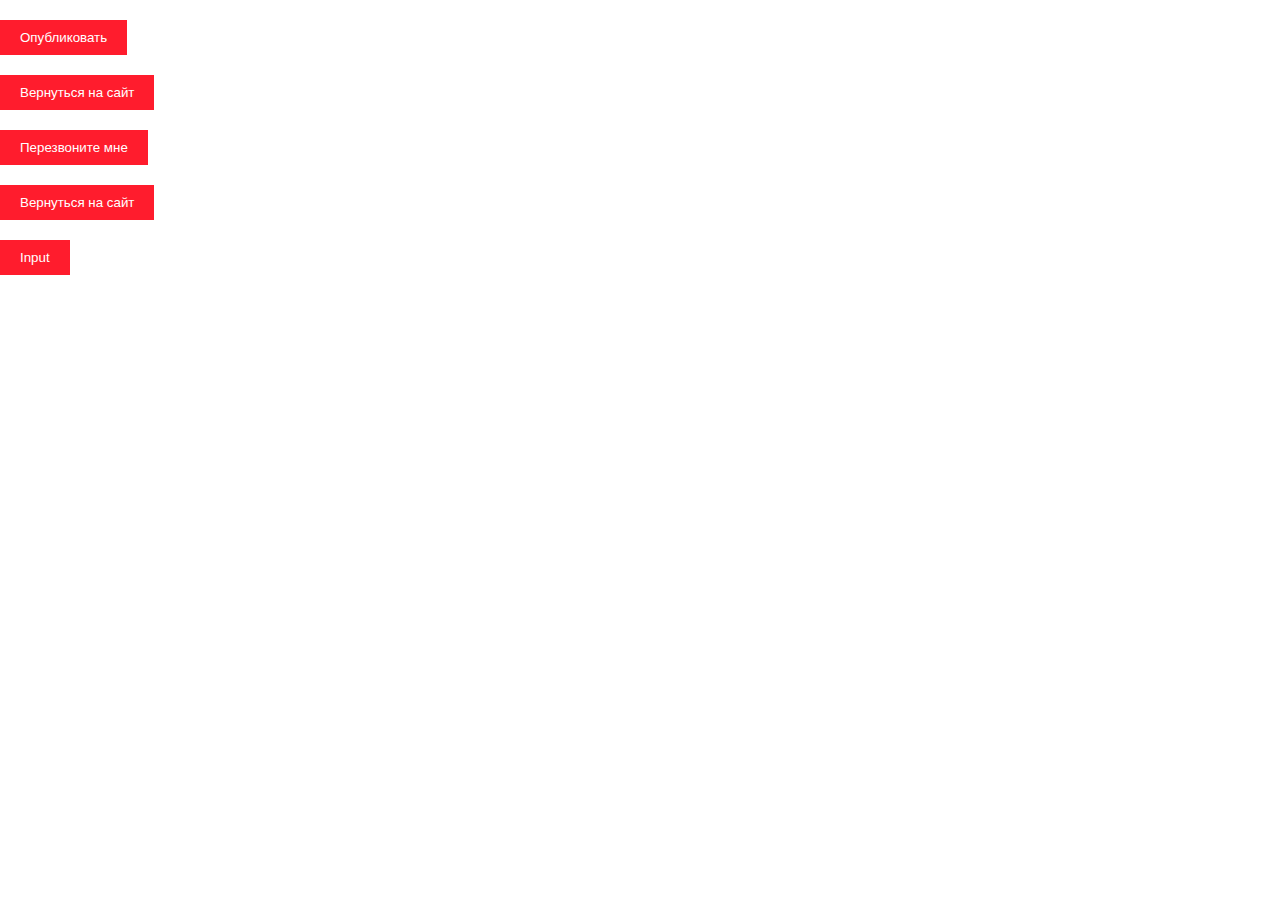
<file: modal.html>
<!DOCTYPE html>
<html lang="en">
<head>
    <meta charset="UTF-8">
    <meta name="viewport"
          content="width=device-width, user-scalable=no, initial-scale=1.0, maximum-scale=1.0, minimum-scale=1.0">
    <meta http-equiv="X-UA-Compatible" content="ie=edge">
    <title></title>
    <link rel="stylesheet" href="style.css">
</head>
<style>
    .modal-reg{
        display: flex;
        flex-direction: column;
        align-items: flex-start;
    }

    .modal-reg .open_modal {
        padding: 10px 20px;
        background: #FF1C2D;
        color: #FFFFFF;
        margin-top: 20px;
    }
</style>
<body>
<header></header>
<div class="modal-reg">
    <button data-val="modal" class="open_modal">Опубликовать</button>
    <div id="modal" class="modal">
        <div class="modal-content">
            <div class="modal-registration">
                <div class="close"></div>
                <div class="added-favorites-suc">
                    <h2>Написать отзыв</h2>
                    <div class="modal__your-mark">
                        <p>Ваша оценка:</p>
                        <div class="first-leave-rev-star P-modal-stars">
                            <ul>
                                <li class="revise-stars-scr stars-acts" data-star-icon="1" onclick="starsModal.changeStar(0)">
                                    <svg xmlns="http://www.w3.org/2000/svg" width="16" height="16" viewBox="0 0 16 16" fill="none">
                                        <g clip-path="url(#clip0_13_940)">
                                            <path d="M15.1815 6.05077L15.1816 6.05079C15.3207 6.06337 15.4389 6.15736 15.4825 6.29143C15.5262 6.42644 15.4857 6.57228 15.3803 6.66482C15.3803 6.66486 15.3803 6.66489 15.3802 6.66493L11.8889 9.72627L11.6651 9.92257L11.731 10.2129L12.7603 14.7464C12.7603 14.7465 12.7603 14.7465 12.7604 14.7466C12.7917 14.8857 12.7378 15.0271 12.6244 15.1091L12.624 15.1094C12.5101 15.1919 12.3591 15.1985 12.2385 15.1266C12.2385 15.1265 12.2384 15.1265 12.2384 15.1265L8.25653 12.7452L7.99992 12.5917L7.74331 12.7451L3.76057 15.1265L3.76043 15.1266C3.70479 15.1599 3.643 15.1763 3.58112 15.1763C3.50872 15.1763 3.43746 15.1542 3.37637 15.1098L3.37537 15.1091C3.26202 15.0271 3.20806 14.8857 3.23944 14.7466C3.23945 14.7465 3.23946 14.7465 3.23947 14.7464L4.26879 10.2129L4.33471 9.92257L4.11085 9.72627L0.619493 6.66485C0.619481 6.66484 0.619469 6.66483 0.619457 6.66482C0.514136 6.57243 0.47369 6.42613 0.517074 6.29198C0.561308 6.15768 0.679639 6.06373 0.818637 6.05074C0.818772 6.05073 0.818907 6.05072 0.819041 6.05071L5.43776 5.63146L5.73509 5.60447L5.85237 5.3299L7.67772 1.05639L7.67782 1.05615C7.73313 0.92647 7.8589 0.843384 7.9999 0.843384C8.14047 0.843384 8.26673 0.926144 8.323 1.05683C8.32306 1.05696 8.32311 1.05709 8.32317 1.05721L10.1482 5.3299L10.2654 5.60446L10.5628 5.63146L15.1815 6.05077Z" stroke="#171717"/>
                                        </g>
                                        <defs>
                                            <clipPath id="clip0_13_940">
                                                <rect width="16" height="16" fill="white"/>
                                            </clipPath>
                                        </defs>
                                    </svg>
                                </li>
                                <li class="revise-stars-scr stars-acts" data-star-icon="2" onclick="starsModal.changeStar(1)">
                                    <svg xmlns="http://www.w3.org/2000/svg" width="16" height="16" viewBox="0 0 16 16" fill="none">
                                        <g clip-path="url(#clip0_13_940)">
                                            <path d="M15.1815 6.05077L15.1816 6.05079C15.3207 6.06337 15.4389 6.15736 15.4825 6.29143C15.5262 6.42644 15.4857 6.57228 15.3803 6.66482C15.3803 6.66486 15.3803 6.66489 15.3802 6.66493L11.8889 9.72627L11.6651 9.92257L11.731 10.2129L12.7603 14.7464C12.7603 14.7465 12.7603 14.7465 12.7604 14.7466C12.7917 14.8857 12.7378 15.0271 12.6244 15.1091L12.624 15.1094C12.5101 15.1919 12.3591 15.1985 12.2385 15.1266C12.2385 15.1265 12.2384 15.1265 12.2384 15.1265L8.25653 12.7452L7.99992 12.5917L7.74331 12.7451L3.76057 15.1265L3.76043 15.1266C3.70479 15.1599 3.643 15.1763 3.58112 15.1763C3.50872 15.1763 3.43746 15.1542 3.37637 15.1098L3.37537 15.1091C3.26202 15.0271 3.20806 14.8857 3.23944 14.7466C3.23945 14.7465 3.23946 14.7465 3.23947 14.7464L4.26879 10.2129L4.33471 9.92257L4.11085 9.72627L0.619493 6.66485C0.619481 6.66484 0.619469 6.66483 0.619457 6.66482C0.514136 6.57243 0.47369 6.42613 0.517074 6.29198C0.561308 6.15768 0.679639 6.06373 0.818637 6.05074C0.818772 6.05073 0.818907 6.05072 0.819041 6.05071L5.43776 5.63146L5.73509 5.60447L5.85237 5.3299L7.67772 1.05639L7.67782 1.05615C7.73313 0.92647 7.8589 0.843384 7.9999 0.843384C8.14047 0.843384 8.26673 0.926144 8.323 1.05683C8.32306 1.05696 8.32311 1.05709 8.32317 1.05721L10.1482 5.3299L10.2654 5.60446L10.5628 5.63146L15.1815 6.05077Z" stroke="#171717"/>
                                        </g>
                                        <defs>
                                            <clipPath id="clip0_13_940">
                                                <rect width="16" height="16" fill="white"/>
                                            </clipPath>
                                        </defs>
                                    </svg>
                                </li>
                                <li class="revise-stars-scr stars-acts" data-star-icon="3" onclick="starsModal.changeStar(2)">
                                    <svg xmlns="http://www.w3.org/2000/svg" width="16" height="16" viewBox="0 0 16 16" fill="none">
                                        <g clip-path="url(#clip0_13_940)">
                                            <path d="M15.1815 6.05077L15.1816 6.05079C15.3207 6.06337 15.4389 6.15736 15.4825 6.29143C15.5262 6.42644 15.4857 6.57228 15.3803 6.66482C15.3803 6.66486 15.3803 6.66489 15.3802 6.66493L11.8889 9.72627L11.6651 9.92257L11.731 10.2129L12.7603 14.7464C12.7603 14.7465 12.7603 14.7465 12.7604 14.7466C12.7917 14.8857 12.7378 15.0271 12.6244 15.1091L12.624 15.1094C12.5101 15.1919 12.3591 15.1985 12.2385 15.1266C12.2385 15.1265 12.2384 15.1265 12.2384 15.1265L8.25653 12.7452L7.99992 12.5917L7.74331 12.7451L3.76057 15.1265L3.76043 15.1266C3.70479 15.1599 3.643 15.1763 3.58112 15.1763C3.50872 15.1763 3.43746 15.1542 3.37637 15.1098L3.37537 15.1091C3.26202 15.0271 3.20806 14.8857 3.23944 14.7466C3.23945 14.7465 3.23946 14.7465 3.23947 14.7464L4.26879 10.2129L4.33471 9.92257L4.11085 9.72627L0.619493 6.66485C0.619481 6.66484 0.619469 6.66483 0.619457 6.66482C0.514136 6.57243 0.47369 6.42613 0.517074 6.29198C0.561308 6.15768 0.679639 6.06373 0.818637 6.05074C0.818772 6.05073 0.818907 6.05072 0.819041 6.05071L5.43776 5.63146L5.73509 5.60447L5.85237 5.3299L7.67772 1.05639L7.67782 1.05615C7.73313 0.92647 7.8589 0.843384 7.9999 0.843384C8.14047 0.843384 8.26673 0.926144 8.323 1.05683C8.32306 1.05696 8.32311 1.05709 8.32317 1.05721L10.1482 5.3299L10.2654 5.60446L10.5628 5.63146L15.1815 6.05077Z" stroke="#171717"/>
                                        </g>
                                        <defs>
                                            <clipPath id="clip0_13_940">
                                                <rect width="16" height="16" fill="white"/>
                                            </clipPath>
                                        </defs>
                                    </svg>
                                </li>
                                <li class="revise-stars-scr stars-acts" data-star-icon="4" onclick="starsModal.changeStar(3)">
                                    <svg xmlns="http://www.w3.org/2000/svg" width="16" height="16" viewBox="0 0 16 16" fill="none">
                                        <g clip-path="url(#clip0_13_940)">
                                            <path d="M15.1815 6.05077L15.1816 6.05079C15.3207 6.06337 15.4389 6.15736 15.4825 6.29143C15.5262 6.42644 15.4857 6.57228 15.3803 6.66482C15.3803 6.66486 15.3803 6.66489 15.3802 6.66493L11.8889 9.72627L11.6651 9.92257L11.731 10.2129L12.7603 14.7464C12.7603 14.7465 12.7603 14.7465 12.7604 14.7466C12.7917 14.8857 12.7378 15.0271 12.6244 15.1091L12.624 15.1094C12.5101 15.1919 12.3591 15.1985 12.2385 15.1266C12.2385 15.1265 12.2384 15.1265 12.2384 15.1265L8.25653 12.7452L7.99992 12.5917L7.74331 12.7451L3.76057 15.1265L3.76043 15.1266C3.70479 15.1599 3.643 15.1763 3.58112 15.1763C3.50872 15.1763 3.43746 15.1542 3.37637 15.1098L3.37537 15.1091C3.26202 15.0271 3.20806 14.8857 3.23944 14.7466C3.23945 14.7465 3.23946 14.7465 3.23947 14.7464L4.26879 10.2129L4.33471 9.92257L4.11085 9.72627L0.619493 6.66485C0.619481 6.66484 0.619469 6.66483 0.619457 6.66482C0.514136 6.57243 0.47369 6.42613 0.517074 6.29198C0.561308 6.15768 0.679639 6.06373 0.818637 6.05074C0.818772 6.05073 0.818907 6.05072 0.819041 6.05071L5.43776 5.63146L5.73509 5.60447L5.85237 5.3299L7.67772 1.05639L7.67782 1.05615C7.73313 0.92647 7.8589 0.843384 7.9999 0.843384C8.14047 0.843384 8.26673 0.926144 8.323 1.05683C8.32306 1.05696 8.32311 1.05709 8.32317 1.05721L10.1482 5.3299L10.2654 5.60446L10.5628 5.63146L15.1815 6.05077Z" stroke="#171717"/>
                                        </g>
                                        <defs>
                                            <clipPath id="clip0_13_940">
                                                <rect width="16" height="16" fill="white"/>
                                            </clipPath>
                                        </defs>
                                    </svg>
                                </li>
                                <li class="revise-stars-scr stars-acts" data-star-icon="5" onclick="starsModal.changeStar(4)">
                                    <svg xmlns="http://www.w3.org/2000/svg" width="16" height="16" viewBox="0 0 16 16" fill="none">
                                        <g clip-path="url(#clip0_13_940)">
                                            <path d="M15.1815 6.05077L15.1816 6.05079C15.3207 6.06337 15.4389 6.15736 15.4825 6.29143C15.5262 6.42644 15.4857 6.57228 15.3803 6.66482C15.3803 6.66486 15.3803 6.66489 15.3802 6.66493L11.8889 9.72627L11.6651 9.92257L11.731 10.2129L12.7603 14.7464C12.7603 14.7465 12.7603 14.7465 12.7604 14.7466C12.7917 14.8857 12.7378 15.0271 12.6244 15.1091L12.624 15.1094C12.5101 15.1919 12.3591 15.1985 12.2385 15.1266C12.2385 15.1265 12.2384 15.1265 12.2384 15.1265L8.25653 12.7452L7.99992 12.5917L7.74331 12.7451L3.76057 15.1265L3.76043 15.1266C3.70479 15.1599 3.643 15.1763 3.58112 15.1763C3.50872 15.1763 3.43746 15.1542 3.37637 15.1098L3.37537 15.1091C3.26202 15.0271 3.20806 14.8857 3.23944 14.7466C3.23945 14.7465 3.23946 14.7465 3.23947 14.7464L4.26879 10.2129L4.33471 9.92257L4.11085 9.72627L0.619493 6.66485C0.619481 6.66484 0.619469 6.66483 0.619457 6.66482C0.514136 6.57243 0.47369 6.42613 0.517074 6.29198C0.561308 6.15768 0.679639 6.06373 0.818637 6.05074C0.818772 6.05073 0.818907 6.05072 0.819041 6.05071L5.43776 5.63146L5.73509 5.60447L5.85237 5.3299L7.67772 1.05639L7.67782 1.05615C7.73313 0.92647 7.8589 0.843384 7.9999 0.843384C8.14047 0.843384 8.26673 0.926144 8.323 1.05683C8.32306 1.05696 8.32311 1.05709 8.32317 1.05721L10.1482 5.3299L10.2654 5.60446L10.5628 5.63146L15.1815 6.05077Z" stroke="#171717"/>
                                        </g>
                                        <defs>
                                            <clipPath id="clip0_13_940">
                                                <rect width="16" height="16" fill="white"/>
                                            </clipPath>
                                        </defs>
                                    </svg>
                                </li>
                            </ul>
                        </div>
                    </div>
                    <form>
                        <div class="modal__form">
                            <div class="modal__inp">
                                <span>Имя</span>
                                <label>
                                    <input type="text" placeholder="Ваше имя">
                                </label>
                            </div>
                            <div class="modal__inp">
                                <span>Тема отзыва</span>
                                <label>
                                    <input type="text" placeholder="Телефону"
                                           pattern="\+7 \(\d{3}\)-\d{3}-\d{2}-\d{2}" class="phone">
                                </label>
                            </div>
                            <div class="modal__textarea">
                                <span>Ваш отзыв</span>
                                <label>
                                    <textarea placeholder="Текст отзыва"></textarea>
                                </label>
                            </div>
                        </div>
                        <div class="modal__btn">
                            <div class="contact__check">
                                <label class="checkcontainer">Я принимаю политику конфиденциальности
                                    <input type="checkbox" checked>
                                    <span class="checkmark"></span>
                                </label>
                            </div>
                            <button class="button">Опубликовать</button>
                        </div>
                    </form>
                </div>
            </div>
        </div>
    </div>

    <button data-val="modal2" class="open_modal">Вернуться на сайт</button>
    <div id="modal2" class="modal">
        <div class="modal-content">
            <div class="modal-registration">
                <div class="close"></div>
                <div class="added-favorites-suc">
                    <h2>Спасибо за Ваш отзыв</h2>
                    <span>
                        Он будет опубликован на сайте после проверки нашим модератором
                    </span>
                    <div class="modal__btn">
                        <div class="modal__smile">
                            <img src="assets/img/smil1.svg" alt="">
                            <strong>Хорошего дня! </strong>
                        </div>
                        <button class="button-liners">Вернуться на сайт</button>
                    </div>
                </div>
            </div>
        </div>
    </div>

    <button data-val="modal3" class="open_modal">Перезвоните мне</button>
    <div id="modal3" class="modal">
        <div class="modal-content">
            <div class="modal-registration">
                <div class="close"></div>
                <div class="added-favorites-suc">
                    <h2>Оставьте Ваши контакты</h2>
                    <span>И мы свяжемся с Вами в ближайшее время</span>
                    <form>
                        <div class="modal__form">
                            <div class="modal__inp">
                                <span>Имя</span>
                                <label>
                                    <input type="text" placeholder="Ваше имя">
                                </label>
                            </div>
                            <div class="modal__inp">
                                <span>Ваш телефон</span>
                                <label>
                                    <input type="text" placeholder="Телефону" pattern="\+7 \(\d{3}\)-\d{3}-\d{2}-\d{2}" class="phone">
                                </label>
                            </div>
                            <div class="modal__textarea">
                                <span>Ваш вопрос</span>
                                <label>
                                    <textarea placeholder="Текст"></textarea>
                                </label>
                            </div>
                        </div>
                        <div class="modal__btn">
                            <div class="contact__check">
                                <label class="checkcontainer">Я принимаю политику конфиденциальности
                                    <input type="checkbox">
                                    <span class="checkmark"></span>
                                </label>
                            </div>
                            <button class="button">Перезвоните мне</button>
                        </div>
                    </form>
                    <div class="continue__accept">
                        <img src="assets/img/cle-Info.svg" alt="icon">
                        <p>
                            Чтобы продолжить - примите соглашение на политику конфиденциальности
                        </p>
                        <a href="#">
                            <img src="assets/img/close11.png" alt="icon">
                        </a>
                    </div>
                </div>
            </div>
        </div>
    </div>

    <button data-val="modal4" class="open_modal">Вернуться на сайт</button>
    <div id="modal4" class="modal">
        <div class="modal-content">
            <div class="modal-registration">
                <div class="close"></div>
                <div class="added-favorites-suc">
                    <h2>Спасибо за Ваше сообщение</h2>
                    <span>
                        Мы свяжемся с Вами в ближайшее время
                    </span>
                    <div class="shortly-will__end">
                        <button class="button-liners">Вернуться на сайт</button>
                    </div>
                </div>
            </div>
        </div>
    </div>
    <button data-val="modal5" class="open_modal">Input</button>
    <div id="modal5" class="modal">
        <div class="modal-content">
            <div class="modal-registration">
                <div class="close"></div>
                <div class="for-valid-suc">
                    <div class="insured__sear true__inp">
                        <label>
                            <input type="text" placeholder="Адрес страхуемой квартиры">
                        </label>
                    </div>
                    <div class="insured__sear false__inp">
                        <label>
                            <input type="text" placeholder="Адрес страхуемой квартиры">
                        </label>
                    </div>
                </div>
            </div>
        </div>
    </div>
</div>

<script src="assets/js/jquery-3.2.1.min.js"></script>
<script src="assets/js/jquery.formstyler.min.js"></script>
<script src="assets/js/swiper-bundle.min.js"></script>
<script src="assets/js/yearpicker.js"></script>
<script src="assets/js/jquery.mask.js"></script>
<script src="assets/js/wNumb.js"></script>
<script src="assets/js/jquery.magnific-popup.min.js"></script>
<script src="assets/js/data-picers.js"></script>
<script src="assets/js/script.js"></script>

<script>
    $(document).ready(function () {
        $('select').styler();
    })
</script>
</body>
</html>
</file>
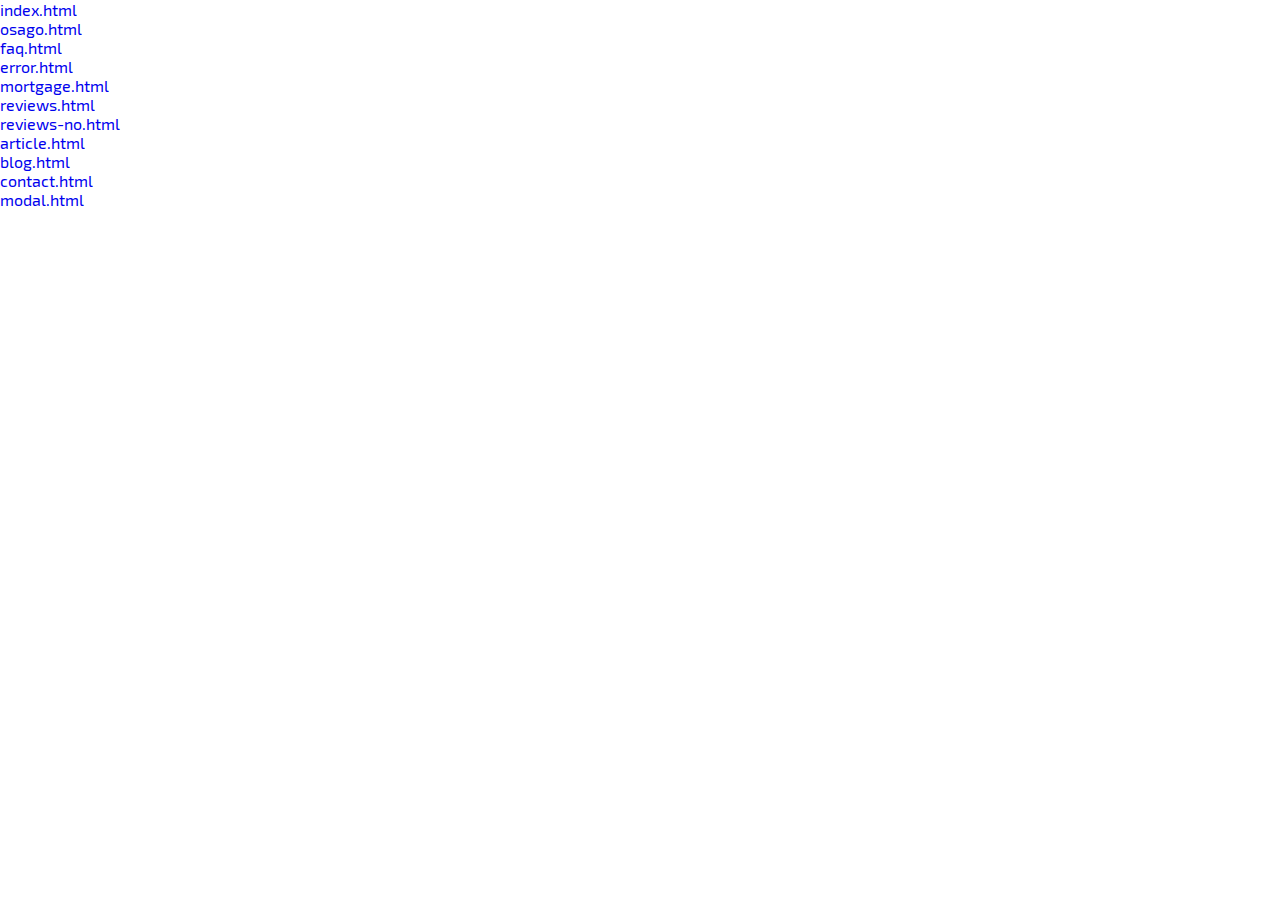
<file: pages.html>
<!DOCTYPE html>
<html lang="en">
<head>
    <meta charset="UTF-8">
    <meta name="viewport"
          content="width=device-width, user-scalable=no, initial-scale=1.0, maximum-scale=1.0, minimum-scale=1.0">
    <meta http-equiv="X-UA-Compatible" content="ie=edge">
    <title></title>
    <link rel="stylesheet" href="style.css">
</head>
<style>
    .pages-nam{
        display: flex;
        flex-direction: column;
    }
    .pages-nam a{
        width: max-content;
    }
</style>
<body>

<div class="pages-nam">
    <a href="index.html">index.html</a>
    <a href="osago.html">osago.html</a>
    <a href="faq.html">faq.html</a>
    <a href="error.html">error.html</a>
    <a href="mortgage.html">mortgage.html</a>
    <a href="reviews.html">reviews.html</a>
    <a href="reviews-no.html">reviews-no.html</a>
    <a href="article.html">article.html</a>
    <a href="blog.html">blog.html</a>
    <a href="contact.html">contact.html</a>
    <a href="modal.html">modal.html</a>
</div>

</body>
</html>
</file>
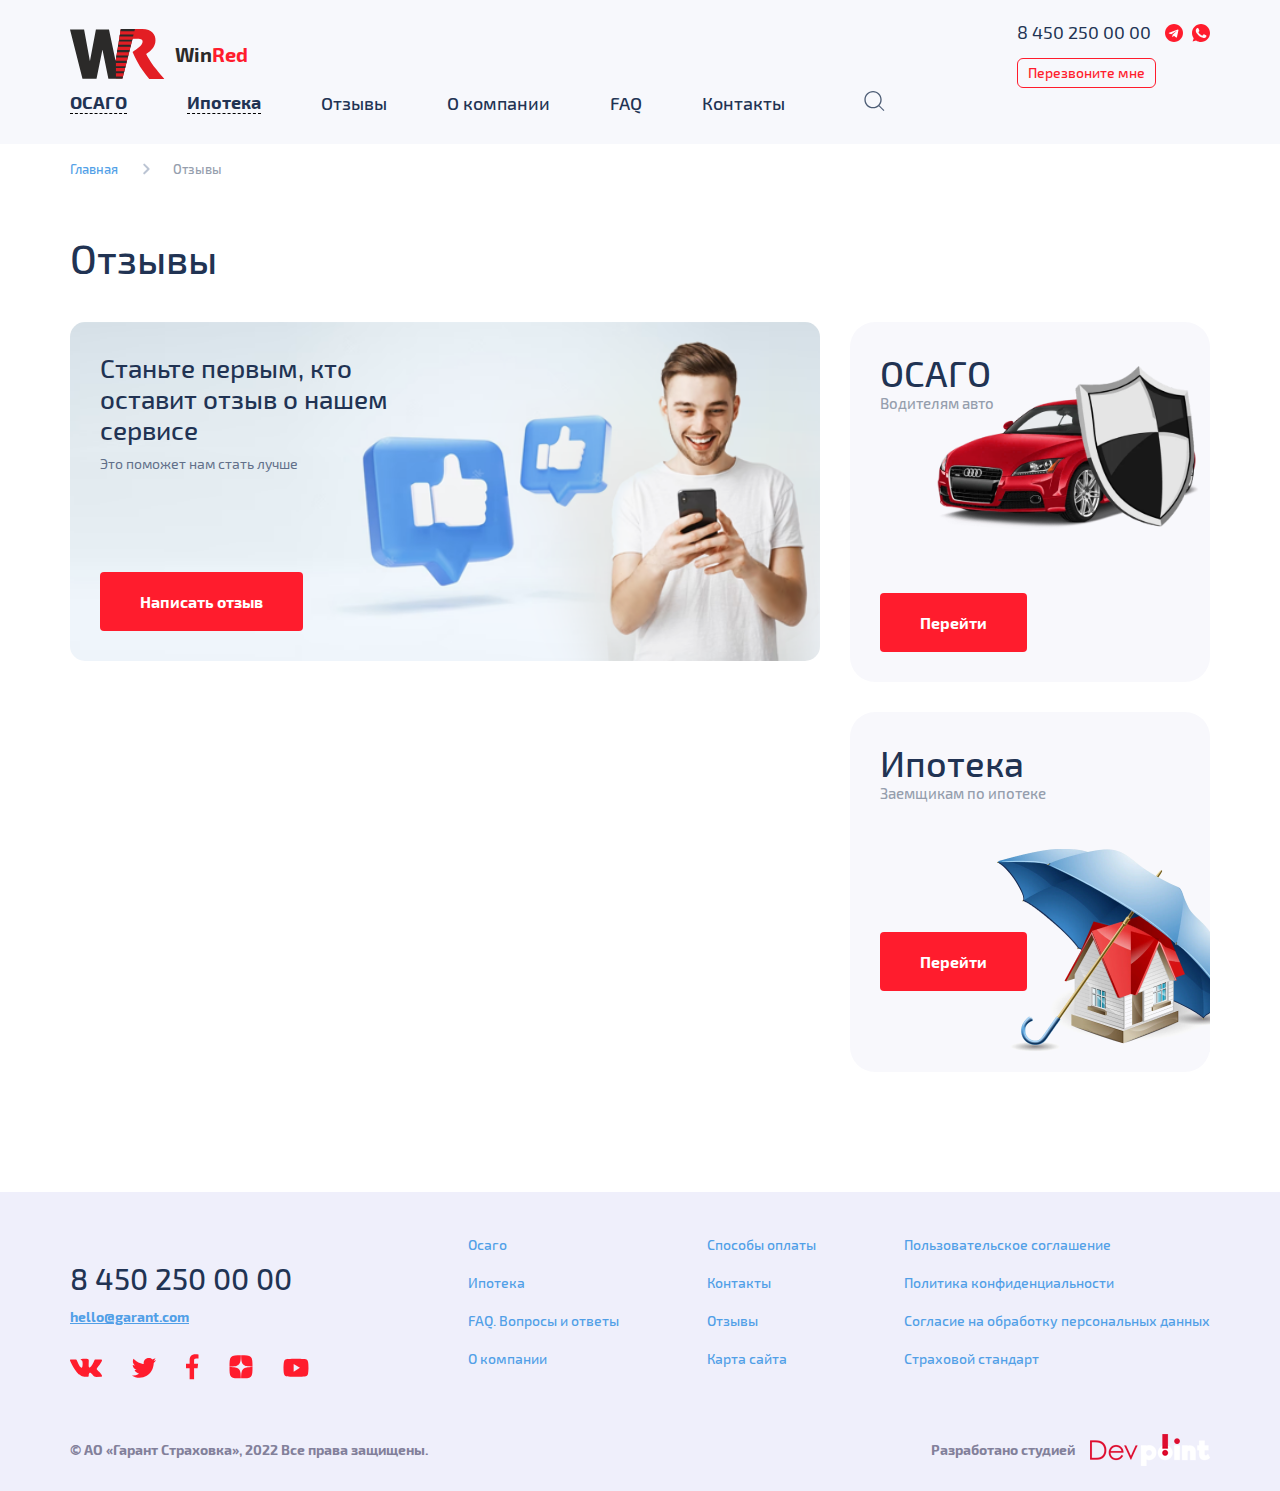
<file: reviews-no.html>
<!DOCTYPE html>
<html lang="en">
<head>
    <meta charset="UTF-8">
    <meta name="viewport"
          content="width=device-width, user-scalable=no, initial-scale=1.0, maximum-scale=1.0, minimum-scale=1.0">
    <meta http-equiv="X-UA-Compatible" content="ie=edge">
    <title></title>
    <link rel="stylesheet" href="style.css">
</head>
<body>
<header>
    <div class="container">
        <div class="header__main">
            <div class="header__fl">
                <div class="header__logo">
                    <a href="#">
                        <img src="assets/img/logo.svg" alt="logo">
                        <span>Win<span>Red</span></span>
                    </a>
                </div>
                <div class="header__cont">
                    <div class="header__phone">
                        <a href="tel: 8 450 250 00 00" class="header__call">8 450 250 00 00</a>
                        <a href="tel: 8 450 250 00 00" class="call__back"><span>Перезвоните мне</span></a>
                    </div>
                    <div class="header__soc">
                        <a href="https://telegram.org/" target="_blank">
                            <img src="assets/img/telegram.svg" alt="icon">
                        </a>
                        <a href="https://www.whatsapp.com/" target="_blank">
                            <img src="assets/img/whatsapp22.svg" alt="icon">
                        </a>
                    </div>
                </div>
            </div>
            <div class="header__menu">
                <div class="open-menu">
                    <span></span>
                    <span></span>
                    <span></span>
                    <span></span>
                </div>
                <div class="for-mobile-bg"></div>
                <div class="menu-cnt mobile-bg-1">
                    <div class="sidenav">
                        <ul>
                            <li><a href="#"><strong>ОСАГО</strong></a></li>
                            <li><a href="#"><strong>Ипотека</strong></a></li>
                            <li><a href="#">Отзывы</a></li>
                            <li><a href="#">О компании</a></li>
                            <li><a href="#">FAQ</a></li>
                            <li><a href="#">Контакты</a></li>
                        </ul>
                        <div class="search-block">
                            <div class="search-btn">
                                <div class="serach-img">
                                    <img src="assets/img/search4.svg" alt="png">
                                </div>
                            </div>
                            <div class="search-box ">
                                <form>
                                    <div class="search-cnt">
                                        <div class="search-btn-sent">
                                            <button>
                                                <img src="assets/img/search4.svg" alt="png">
                                            </button>
                                        </div>
                                        <div class="search-input">
                                            <label>
                                                <input type="text" placeholder="Поиск">
                                            </label>
                                        </div>
                                    </div>
                                </form>
                            </div>
                        </div>

                    </div>
                </div>
            </div>
        </div>
    </div>
</header>
<section>
    <div class="bread__crumbs">
        <div class="container">
            <div class="bread__pages">
                <ul>
                    <li><a href="#">Главная</a></li>
                    <li>Отзывы</li>
                </ul>
            </div>
        </div>
    </div>
</section>
<section>
    <div class="page-not__found">
        <div class="container">
            <div class="reviews__main">
                <h2>Отзывы</h2>
                <div class="reviews__flex">
                    <div class="reviews__first">
                        <div class="reviews__name">
                            <strong>Станьте первым, кто оставит отзыв о нашем сервисе</strong>
                            <p>
                                Это поможет нам стать лучше
                            </p>
                        </div>
                        <a href="#" class="button">
                            <span>Написать отзыв</span>
                        </a>
                    </div>
                    <div class="reviews__cnt">
                        <div class="reviews__go">
                            <div class="services__car">
                                <strong>ОСАГО</strong>
                                <p>Водителям авто</p>
                            </div>
                            <a href="#" class="button">Перейти</a>
                            <div class="reviews-go__photo">
                                <img src="assets/img/carx.png" alt="image">
                            </div>
                        </div>
                        <div class="reviews__go">
                            <div class="services__car">
                                <strong>Ипотека</strong>
                                <p>Заемщикам по ипотеке</p>
                            </div>
                            <a href="#" class="button">Перейти</a>
                            <div class="reviews-go__photo">
                                <img src="assets/img/scale200.png" alt="image">
                            </div>
                        </div>
                    </div>
                </div>
            </div>
        </div>
    </div>
</section>

<footer>
    <div class="container">
        <div class="footer__main">
            <div class="footer__info">
                <div class="footer__soc">
                    <a href="tel: 8 450 250 00 00" class="footer__phone">8 450 250 00 00</a>
                    <a href="mailto: hello@garant.com" class="footer__mail">hello@garant.com</a>
                    <ul>
                        <li>
                            <a href="#" target="_blank">
                                <svg xmlns="http://www.w3.org/2000/svg" width="32" height="19" viewBox="0 0 32 19"
                                     fill="none">
                                    <path d="M31.8303 17.1813C31.7915 17.0978 31.7554 17.0285 31.7219 16.973C31.1667 15.9731 30.1057 14.7458 28.5396 13.2907L28.5065 13.2573L28.4899 13.241L28.4732 13.2243H28.4564C27.7456 12.5467 27.2955 12.0911 27.107 11.8579C26.7621 11.4135 26.6849 10.9638 26.8734 10.5081C27.0065 10.1638 27.5068 9.43667 28.3729 8.32574C28.8285 7.73699 29.1893 7.26513 29.4557 6.90962C31.3774 4.3548 32.2106 2.72223 31.955 2.01128L31.8557 1.84515C31.789 1.74512 31.6169 1.65362 31.3395 1.57017C31.0615 1.4869 30.7062 1.47313 30.2729 1.52862L25.4746 1.56177C25.3969 1.53422 25.2859 1.53679 25.1413 1.57017C24.9969 1.60355 24.9246 1.6203 24.9246 1.6203L24.8411 1.66202L24.7748 1.71215C24.7193 1.7453 24.6582 1.8036 24.5915 1.88693C24.5251 1.96997 24.4696 2.06742 24.4253 2.17847C23.9029 3.52247 23.3089 4.77204 22.6423 5.92714C22.2313 6.61592 21.8539 7.21284 21.5092 7.71826C21.1649 8.22351 20.8761 8.59576 20.6431 8.83438C20.4096 9.07323 20.199 9.26458 20.0098 9.40912C19.8209 9.55373 19.6767 9.61483 19.5768 9.59248C19.4768 9.57013 19.3825 9.54795 19.2933 9.52578C19.1379 9.42575 19.0129 9.28973 18.9186 9.11758C18.824 8.94543 18.7603 8.72875 18.7269 8.46772C18.6938 8.20652 18.6742 7.98185 18.6686 7.79296C18.6634 7.60429 18.6658 7.33743 18.677 6.99313C18.6886 6.64865 18.6938 6.41558 18.6938 6.29338C18.6938 5.87124 18.702 5.41308 18.7185 4.91881C18.7353 4.42453 18.7489 4.03291 18.7603 3.7444C18.7716 3.45559 18.7769 3.15004 18.7769 2.82792C18.7769 2.50579 18.7573 2.25317 18.7185 2.06982C18.6803 1.88669 18.6215 1.70894 18.544 1.53662C18.4661 1.36447 18.3521 1.2313 18.2025 1.13676C18.0526 1.04234 17.8662 0.967414 17.6444 0.911742C17.0556 0.778516 16.3059 0.706446 15.3949 0.695242C13.3291 0.673066 12.0017 0.806468 11.413 1.09527C11.1797 1.21729 10.9686 1.38402 10.7799 1.59491C10.5799 1.83937 10.552 1.97277 10.6964 1.99471C11.3629 2.09456 11.8348 2.33341 12.1125 2.71103L12.2126 2.91113C12.2905 3.05551 12.3682 3.3111 12.446 3.67758C12.5236 4.04405 12.5738 4.44945 12.5958 4.89354C12.6513 5.70451 12.6513 6.39872 12.5958 6.97621C12.5402 7.55393 12.4877 8.00368 12.4376 8.3258C12.3874 8.64793 12.3125 8.90895 12.2126 9.10882C12.1125 9.30875 12.0459 9.43095 12.0126 9.4753C11.9792 9.51965 11.9515 9.5476 11.9294 9.55857C11.785 9.61389 11.6349 9.64208 11.4795 9.64208C11.3238 9.64208 11.1351 9.56423 10.913 9.40866C10.691 9.25308 10.4605 9.03938 10.2217 8.76721C9.98283 8.49498 9.71346 8.11456 9.41345 7.62588C9.11368 7.13721 8.80264 6.55966 8.48051 5.89324L8.214 5.40993C8.0474 5.09901 7.81981 4.64629 7.531 4.05217C7.24203 3.45781 6.9866 2.88289 6.76456 2.32751C6.6758 2.09427 6.54246 1.91669 6.36476 1.79449L6.28137 1.74436C6.22593 1.70001 6.13694 1.65292 6.01486 1.60273C5.8926 1.55261 5.76504 1.51666 5.63164 1.49454L1.06651 1.52769C0.600015 1.52769 0.283493 1.63337 0.116829 1.84444L0.0501277 1.94429C0.0168065 1.9999 0 2.08872 0 2.21098C0 2.33318 0.0333212 2.48315 0.100022 2.66073C0.766447 4.227 1.49117 5.73754 2.27419 7.19259C3.05721 8.64764 3.73764 9.81971 4.31507 10.7078C4.89262 11.5965 5.48131 12.4352 6.08115 13.2236C6.68099 14.0123 7.07805 14.5177 7.27231 14.7398C7.46681 14.9622 7.61959 15.1285 7.73064 15.2396L8.14724 15.6394C8.41381 15.906 8.80527 16.2253 9.32177 16.5973C9.8384 16.9696 10.4103 17.3361 11.0379 17.6974C11.6656 18.0581 12.3958 18.3524 13.2289 18.58C14.062 18.8079 14.8728 18.8994 15.6614 18.8553H17.5775C17.9661 18.8217 18.2605 18.6995 18.4606 18.4886L18.5269 18.4051C18.5715 18.3388 18.6132 18.2358 18.6517 18.0972C18.6907 17.9584 18.7101 17.8054 18.7101 17.6391C18.6987 17.1615 18.735 16.7312 18.8181 16.348C18.9012 15.9649 18.9958 15.6761 19.1017 15.4816C19.2075 15.2873 19.3269 15.1233 19.4598 14.9904C19.5929 14.8572 19.6878 14.7765 19.7435 14.7487C19.7988 14.7207 19.843 14.7018 19.8763 14.6904C20.1429 14.6016 20.4566 14.6876 20.8179 14.9488C21.179 15.2099 21.5176 15.5322 21.8344 15.9152C22.151 16.2986 22.5313 16.7288 22.9755 17.2063C23.42 17.684 23.8087 18.0391 24.1418 18.2727L24.4749 18.4726C24.6973 18.606 24.9861 18.7282 25.3416 18.8393C25.6965 18.9503 26.0074 18.978 26.2744 18.9225L30.5395 18.856C30.9613 18.856 31.2896 18.7862 31.5224 18.6476C31.7557 18.5087 31.8943 18.3558 31.939 18.1894C31.9836 18.0229 31.986 17.8339 31.9475 17.6227C31.908 17.4119 31.869 17.2646 31.8303 17.1813Z"
                                          fill="#D5D7E7"/>
                                </svg>
                            </a>
                        </li>
                        <li>
                            <a href="#" target="_blank">
                                <svg xmlns="http://www.w3.org/2000/svg" width="24" height="21" viewBox="0 0 24 21"
                                     fill="none">
                                    <path fill-rule="evenodd" clip-rule="evenodd"
                                          d="M11.6534 6.18078L11.7054 7.03863L10.8383 6.93359C7.68221 6.53093 4.92494 5.16537 2.58386 2.87193L1.43933 1.73396L1.14453 2.57431C0.52024 4.44757 0.91909 6.42588 2.21969 7.75643C2.91334 8.49173 2.75727 8.59677 1.56072 8.15909C1.14453 8.01903 0.78036 7.91399 0.745677 7.96651C0.624288 8.08906 1.04048 9.68221 1.36996 10.3125C1.82084 11.1878 2.73993 12.0457 3.74573 12.5534L4.59545 12.9561L3.58965 12.9736C2.61854 12.9736 2.58386 12.9911 2.68791 13.3587C3.03473 14.4967 4.4047 15.7047 5.93073 16.2299L7.0059 16.5975L6.06946 17.1578C4.68216 17.9631 3.05207 18.4183 1.42199 18.4533C0.641629 18.4708 0 18.5408 0 18.5934C0 18.7684 2.11564 19.7488 3.34688 20.134C7.04058 21.272 11.4279 20.7818 14.7228 18.8385C17.0639 17.4554 19.4049 14.7068 20.4974 12.0457C21.087 10.6276 21.6767 8.03654 21.6767 6.79353C21.6767 5.9882 21.7287 5.88316 22.6998 4.92027C23.2721 4.36004 23.8096 3.74729 23.9137 3.57222C24.0871 3.23958 24.0698 3.23958 23.1854 3.5372C21.7113 4.06242 21.5032 3.99239 22.2316 3.20457C22.7692 2.64434 23.4108 1.62892 23.4108 1.3313C23.4108 1.27878 23.1507 1.36631 22.8559 1.52388C22.5437 1.69895 21.8501 1.96156 21.3298 2.11912L20.3934 2.41674L19.5437 1.83901C19.0755 1.52388 18.4165 1.17373 18.0697 1.06869C17.1853 0.823591 15.8326 0.858606 15.0349 1.13872C12.8673 1.92654 11.4973 3.95737 11.6534 6.18078Z"
                                          fill="#D5D7E7"/>
                                </svg>
                            </a>
                        </li>
                        <li>
                            <a href="#" target="_blank">
                                <svg xmlns="http://www.w3.org/2000/svg" width="13" height="26" viewBox="0 0 13 26" fill="none">
                                    <path d="M10.2188 4.47257H12.501V0.497575C12.1073 0.443408 10.7531 0.321533 9.17604 0.321533C5.88542 0.321533 3.63125 2.39132 3.63125 6.19549V9.69653H0V14.1403H3.63125V25.3215H8.08334V14.1413H11.5677L12.1208 9.69757H8.08229V6.63612C8.08334 5.35174 8.42917 4.47257 10.2188 4.47257Z" fill="#D5D7E7"/>
                                </svg>
                            </a>
                        </li>
                        <li>
                            <a href="#" target="_blank">
                                <svg xmlns="http://www.w3.org/2000/svg" width="24" height="24" viewBox="0 0 24 24"
                                     fill="none">
                                    <path d="M14.2188 14.0394C12.4117 15.904 12.2803 18.2287 12.1242 23.3215C16.872 23.3215 20.1495 23.3051 21.8417 21.6622C23.4845 19.9701 23.501 16.5365 23.501 11.9447C18.4081 12.109 16.0835 12.2322 14.2188 14.0394ZM0.500977 11.9447C0.500977 16.5365 0.517405 19.9701 2.16026 21.6622C3.85241 23.3051 7.12991 23.3215 11.8778 23.3215C11.7135 18.2287 11.5903 15.904 9.78312 14.0394C7.91848 12.2322 5.59383 12.1008 0.500977 11.9447ZM11.8778 0.321533C7.13812 0.321533 3.85241 0.337962 2.16026 1.98082C0.517405 3.67296 0.500977 7.10653 0.500977 11.6983C5.59383 11.534 7.91848 11.4108 9.78312 9.60368C11.5903 7.73903 11.7217 5.41439 11.8778 0.321533ZM14.2188 9.60368C12.4117 7.73903 12.2803 5.41439 12.1242 0.321533C16.872 0.321533 20.1495 0.337962 21.8417 1.98082C23.4845 3.67296 23.501 7.10653 23.501 11.6983C18.4081 11.534 16.0835 11.4108 14.2188 9.60368Z"
                                          fill="#D5D7E7"/>
                                    <path fill-rule="evenodd" clip-rule="evenodd"
                                          d="M14.2188 14.0394C12.4117 15.904 12.2803 18.2287 12.1242 23.3215C12.2885 18.2287 12.4117 15.904 14.2188 14.0394ZM9.78312 14.0394C7.91848 12.2322 5.59383 12.1008 0.500977 11.9447C5.59383 12.109 7.91848 12.2322 9.78312 14.0394ZM9.78312 9.60368C11.5903 7.73903 11.7217 5.41439 11.8778 0.321533C11.7135 5.41439 11.5903 7.73903 9.78312 9.60368Z"
                                          fill="#D5D7E7"/>
                                </svg>
                            </a>
                        </li>
                        <li>
                            <a href="#" target="_blank">
                                <svg xmlns="http://www.w3.org/2000/svg" width="26" height="19" viewBox="0 0 26 19"
                                     fill="none">
                                    <path fill-rule="evenodd" clip-rule="evenodd"
                                          d="M24.9785 3.64304C24.691 2.53854 23.8439 1.66879 22.7682 1.37361C20.8187 0.837158 13.001 0.837158 13.001 0.837158C13.001 0.837158 5.18322 0.837158 3.23365 1.37361C2.15794 1.66879 1.31078 2.53854 1.02328 3.64304C0.500977 5.64481 0.500977 9.82153 0.500977 9.82153C0.500977 9.82153 0.500977 13.9981 1.02328 16C1.31078 17.1045 2.15794 17.9743 3.23365 18.2696C5.18322 18.8059 13.001 18.8059 13.001 18.8059C13.001 18.8059 20.8187 18.8059 22.7682 18.2696C23.8439 17.9743 24.691 17.1045 24.9785 16C25.501 13.9981 25.501 9.82153 25.501 9.82153C25.501 9.82153 25.501 5.64481 24.9785 3.64304ZM10.657 5.91528V13.7278L16.907 9.82168L10.657 5.91528Z"
                                          fill="#D5D7E7"/>
                                </svg>
                            </a>
                        </li>
                    </ul>
                </div>
            </div>
            <div class="footer__href">
                <ul>
                    <li><a href="#">Осаго</a></li>
                    <li><a href="#">Ипотека</a></li>
                    <li><a href="#">FAQ. Вопросы и ответы</a></li>
                    <li><a href="#">О компании</a></li>
                </ul>
                <ul>
                    <li><a href="#">Способы оплаты</a></li>
                    <li><a href="#">Контакты</a></li>
                    <li><a href="#">Отзывы</a></li>
                    <li><a href="#">Карта сайта</a></li>
                </ul>
                <ul>
                    <li><a href="#">Пользовательское соглашение</a></li>
                    <li><a href="#">Политика конфиденциальности</a></li>
                    <li><a href="#">Согласие на обработку персональных данных</a></li>
                    <li><a href="#">Страховой стандарт</a></li>
                </ul>
            </div>
        </div>
        <div class="footer__reserved">
            <p>© АО «Гарант Страховка», 2022 Все права защищены.</p>
            <p>Разработано студией <a href="#"><img src="assets/img/logo221.svg" alt=""></a></p>
        </div>
    </div>
</footer>

<script src="assets/js/jquery-3.2.1.min.js"></script>
<script src="assets/js/jquery.formstyler.min.js"></script>
<script src="assets/js/swiper-bundle.min.js"></script>
<script src="assets/js/yearpicker.js"></script>
<script src="assets/js/jquery.mask.js"></script>
<script src="assets/js/wNumb.js"></script>
<script src="assets/js/jquery.magnific-popup.min.js"></script>
<script src="assets/js/data-picers.js"></script>
<script src="assets/js/script.js"></script>

</body>
</html>
</file>
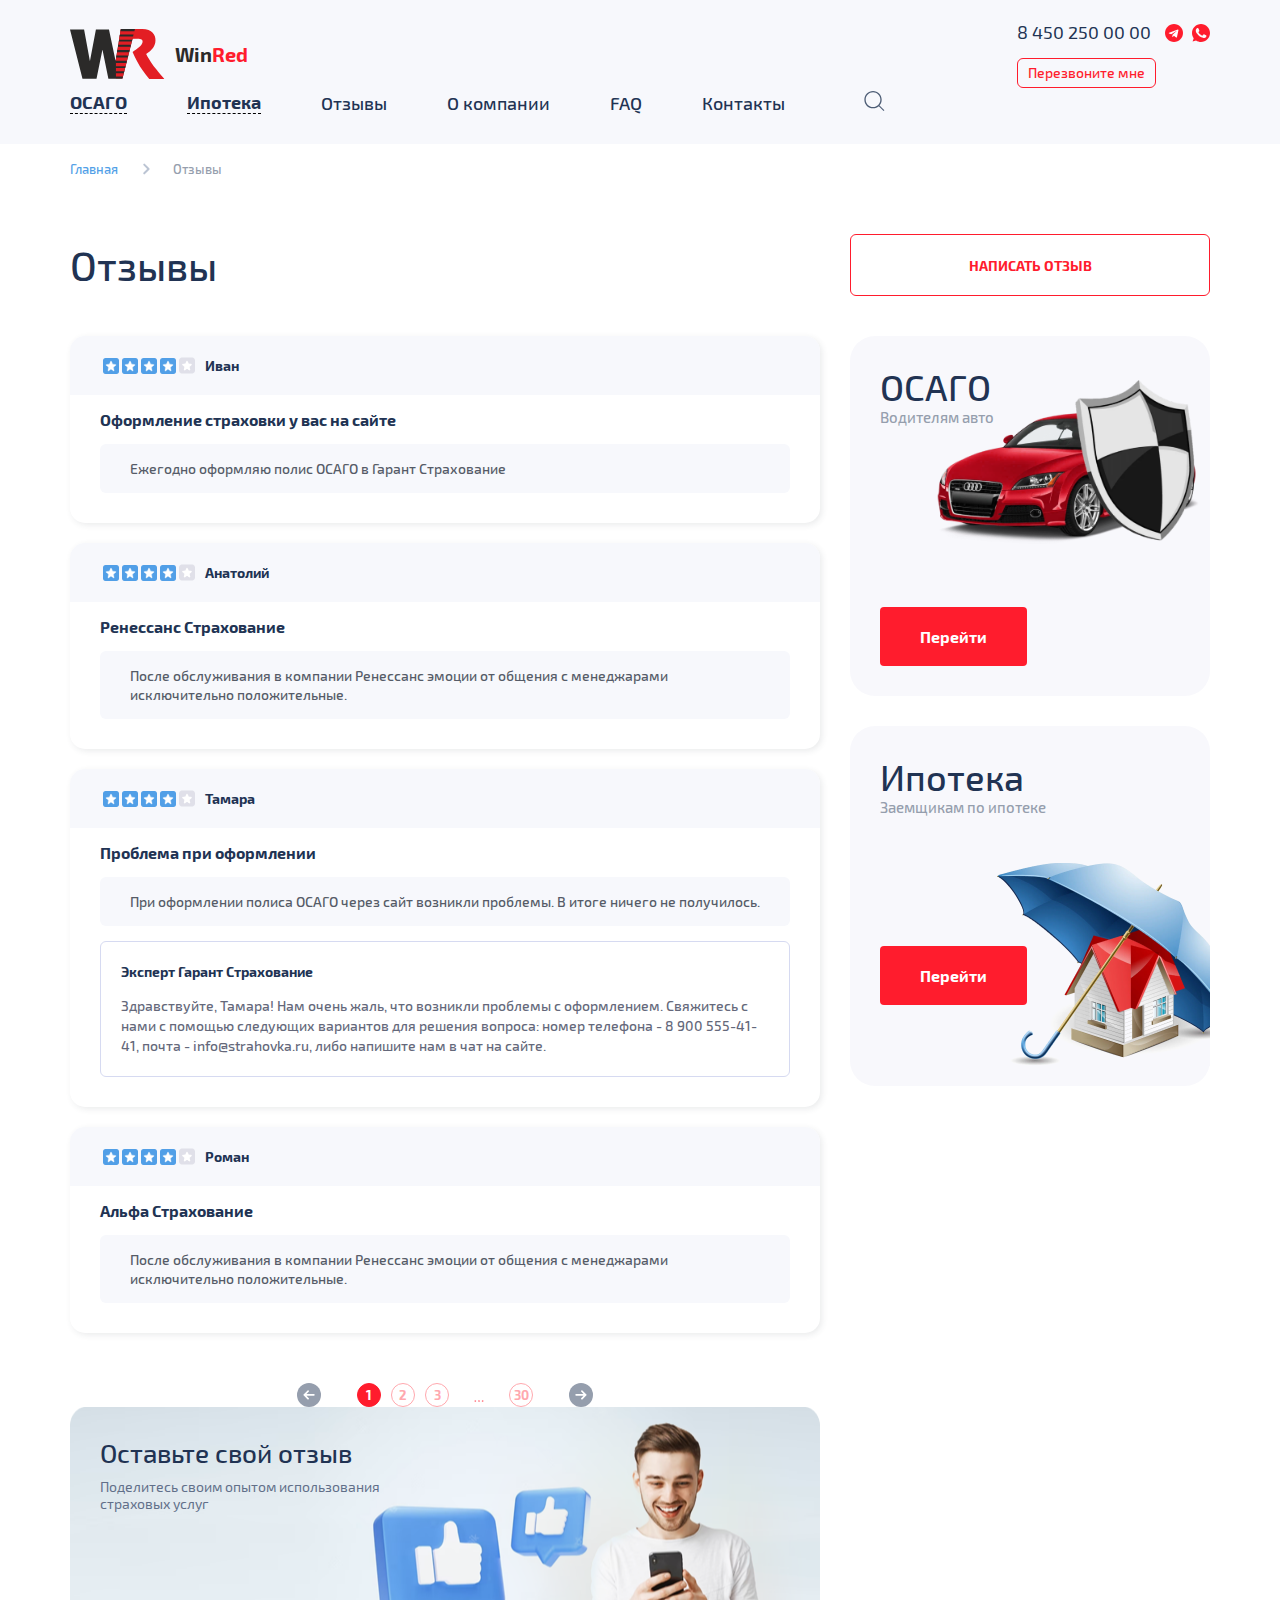
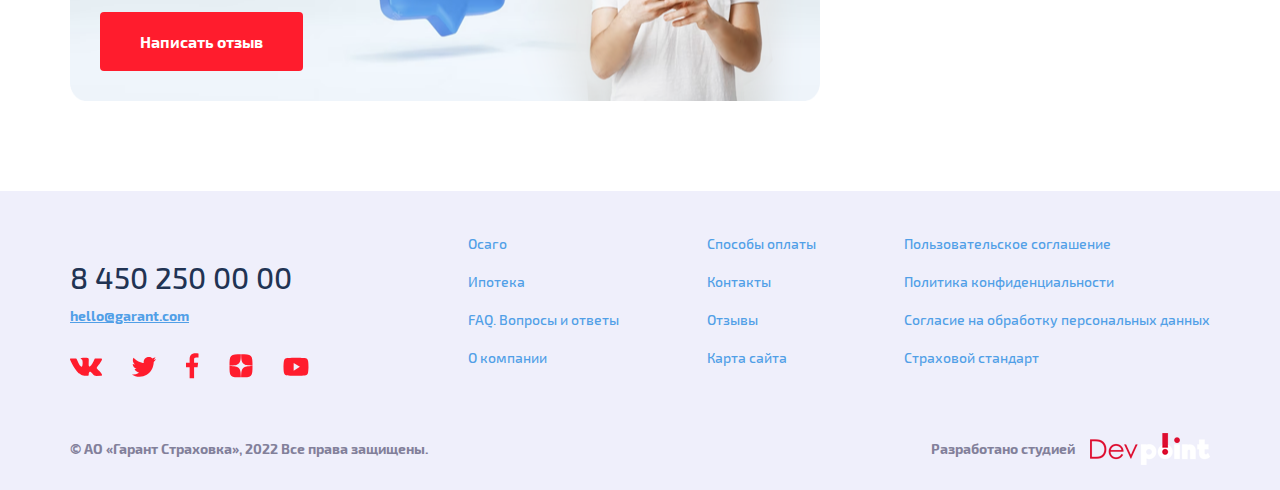
<file: reviews.html>
<!DOCTYPE html>
<html lang="en">
<head>
    <meta charset="UTF-8">
    <meta name="viewport"
          content="width=device-width, user-scalable=no, initial-scale=1.0, maximum-scale=1.0, minimum-scale=1.0">
    <meta http-equiv="X-UA-Compatible" content="ie=edge">
    <title></title>
    <link rel="stylesheet" href="style.css">
</head>
<body>

<header>
    <div class="container">
        <div class="header__main">
            <div class="header__fl">
                <div class="header__logo">
                    <a href="#">
                        <img src="assets/img/logo.svg" alt="logo">
                        <span>Win<span>Red</span></span>
                    </a>
                </div>
                <div class="header__cont">
                    <div class="header__phone">
                        <a href="tel: 8 450 250 00 00" class="header__call">8 450 250 00 00</a>
                        <a href="tel: 8 450 250 00 00" class="call__back"><span>Перезвоните мне</span></a>
                    </div>
                    <div class="header__soc">
                        <a href="https://telegram.org/" target="_blank">
                            <img src="assets/img/telegram.svg" alt="icon">
                        </a>
                        <a href="https://www.whatsapp.com/" target="_blank">
                            <img src="assets/img/whatsapp22.svg" alt="icon">
                        </a>
                    </div>
                </div>
            </div>
            <div class="header__menu">
                <div class="open-menu">
                    <span></span>
                    <span></span>
                    <span></span>
                    <span></span>
                </div>
                <div class="for-mobile-bg"></div>
                <div class="menu-cnt mobile-bg-1">
                    <div class="sidenav">
                        <ul>
                            <li><a href="#"><strong>ОСАГО</strong></a></li>
                            <li><a href="#"><strong>Ипотека</strong></a></li>
                            <li><a href="#">Отзывы</a></li>
                            <li><a href="#">О компании</a></li>
                            <li><a href="#">FAQ</a></li>
                            <li><a href="#">Контакты</a></li>
                        </ul>
                        <div class="search-block">
                            <div class="search-btn">
                                <div class="serach-img">
                                    <img src="assets/img/search4.svg" alt="png">
                                </div>
                            </div>
                            <div class="search-box ">
                                <form>
                                    <div class="search-cnt">
                                        <div class="search-btn-sent">
                                            <button>
                                                <img src="assets/img/search4.svg" alt="png">
                                            </button>
                                        </div>
                                        <div class="search-input">
                                            <label>
                                                <input type="text" placeholder="Поиск">
                                            </label>
                                        </div>
                                    </div>
                                </form>
                            </div>
                        </div>

                    </div>
                </div>
            </div>
        </div>
    </div>
</header>
<section>
    <div class="bread__crumbs">
        <div class="container">
            <div class="bread__pages">
                <ul>
                    <li><a href="#">Главная</a></li>
                    <li>Отзывы</li>
                </ul>
            </div>
        </div>
    </div>
</section>
<section id="pages-reviews">
    <div class="page-not__found">
        <div class="container">
            <div class="reviews__main">
                <div class="flex-rev__tit">
                    <h2>Отзывы</h2>
                    <a href="#" class="button-liners">
                        <span>Написать отзыв</span>
                    </a>
                </div>
                <div class="reviews__flex">
                    <div class="reviews__content">
                        <div class="reviews__messages">
                            <div class="user__name">
                                <ul>
                                    <li><img src="assets/img/star22.png" alt="icon"></li>
                                    <li><img src="assets/img/star22.png" alt="icon"></li>
                                    <li><img src="assets/img/star22.png" alt="icon"></li>
                                    <li><img src="assets/img/star22.png" alt="icon"></li>
                                    <li><img src="assets/img/star222.png" alt="icon"></li>
                                </ul>
                                <span>Иван</span>
                            </div>
                            <div class="reviews__reg">
                                <strong>Оформление страховки у вас на сайте</strong>
                                <div class="reviews__text">
                                    <p>Ежегодно оформляю полис ОСАГО в Гарант Страхование</p>
                                </div>
                            </div>
                        </div>
                        <div class="reviews__messages">
                            <div class="user__name">
                                <ul>
                                    <li><img src="assets/img/star22.png" alt="icon"></li>
                                    <li><img src="assets/img/star22.png" alt="icon"></li>
                                    <li><img src="assets/img/star22.png" alt="icon"></li>
                                    <li><img src="assets/img/star22.png" alt="icon"></li>
                                    <li><img src="assets/img/star222.png" alt="icon"></li>
                                </ul>
                                <span>Анатолий</span>
                            </div>
                            <div class="reviews__reg">
                                <strong>Ренессанс Страхование</strong>
                                <div class="reviews__text">
                                    <p>После обслуживания в компании Ренессанс эмоции от общения с менеджарами исключительно положительные.</p>
                                </div>
                            </div>
                        </div>
                        <div class="reviews__messages">
                            <div class="user__name">
                                <ul>
                                    <li><img src="assets/img/star22.png" alt="icon"></li>
                                    <li><img src="assets/img/star22.png" alt="icon"></li>
                                    <li><img src="assets/img/star22.png" alt="icon"></li>
                                    <li><img src="assets/img/star22.png" alt="icon"></li>
                                    <li><img src="assets/img/star222.png" alt="icon"></li>
                                </ul>
                                <span>Тамара</span>
                            </div>
                            <div class="reviews__reg">
                                <strong>Проблема при оформлении</strong>
                                <div class="reviews__text">
                                    <p>При оформлении полиса ОСАГО через сайт возникли проблемы. В итоге ничего не получилось.</p>
                                </div>
                                <div class="expert__garants">
                                    <div class="expert__log">
                                        <span>Эксперт Гарант Страхование</span>
                                    </div>
                                    <div class="expert__text">
                                        <p>
                                            Здравствуйте, Тамара! Нам очень жаль, что возникли проблемы с оформлением.
                                            Свяжитесь с нами с помощью следующих вариантов для решения вопроса: номер
                                            телефона - 8 900 555-41-41, почта - info@strahovka.ru, либо напишите нам
                                            в чат на сайте.
                                        </p>
                                    </div>
                                </div>
                            </div>

                        </div>
                        <div class="reviews__messages">
                            <div class="user__name">
                                <ul>
                                    <li><img src="assets/img/star22.png" alt="icon"></li>
                                    <li><img src="assets/img/star22.png" alt="icon"></li>
                                    <li><img src="assets/img/star22.png" alt="icon"></li>
                                    <li><img src="assets/img/star22.png" alt="icon"></li>
                                    <li><img src="assets/img/star222.png" alt="icon"></li>
                                </ul>
                                <span>Роман</span>
                            </div>
                            <div class="reviews__reg">
                                <strong>Альфа Страхование</strong>
                                <div class="reviews__text">
                                    <p>После обслуживания в компании Ренессанс эмоции от общения с
                                        менеджарами исключительно положительные.</p>
                                </div>
                            </div>
                        </div>
                        <div class="pagination__pages">
                            <a href="#" class="pagination__left">
                                <svg xmlns="http://www.w3.org/2000/svg" width="16" height="14" viewBox="0 0 16 14" fill="none">
                                    <path d="M0.739756 6.25157L6.15679 0.83442C6.31142 0.679787 6.51751 0.59491 6.73727 0.59491C6.95727 0.59491 7.16324 0.679909 7.31787 0.83442L7.8097 1.32637C7.96421 1.48076 8.04933 1.68697 8.04933 1.90685C8.04933 2.1266 7.96421 2.33977 7.8097 2.49416L4.64948 5.66133H14.6896C15.1423 5.66133 15.5 6.01572 15.5 6.46852V7.164C15.5 7.6168 15.1423 8.00692 14.6896 8.00692H4.61363L7.80958 11.1918C7.96409 11.3464 8.04921 11.547 8.04921 11.7669C8.04921 11.9865 7.96409 12.1901 7.80958 12.3446L7.31775 12.8349C7.16312 12.9896 6.95714 13.0738 6.73715 13.0738C6.51739 13.0738 6.3113 12.9885 6.15666 12.8338L0.739635 7.4168C0.584636 7.26168 0.499393 7.05461 0.500003 6.83449C0.499515 6.61364 0.584636 6.40645 0.739756 6.25157Z"
                                          fill="#47518E"/>
                                </svg>
                            </a>
                            <ul>
                                <li><a href="#" class="active-paginat">1</a></li>
                                <li><a href="#">2</a></li>
                                <li><a href="#">3</a></li>
                                <li><img src="assets/img/keter.png" alt="icon"></li>
                                <li><a href="#">30</a></li>
                            </ul>
                            <a href="#" class="pagination__right">
                                <svg xmlns="http://www.w3.org/2000/svg" width="16" height="14" viewBox="0 0 16 14" fill="none">
                                    <path d="M15.2602 6.25169L9.84321 0.834542C9.68858 0.679909 9.48249 0.595032 9.26273 0.595032C9.04273 0.595032 8.83676 0.680031 8.68213 0.834542L8.1903 1.32649C8.03579 1.48088 7.95067 1.6871 7.95067 1.90697C7.95067 2.12673 8.03579 2.3399 8.1903 2.49428L11.3505 5.66145H1.31036C0.85768 5.66145 0.5 6.01584 0.5 6.46864V7.16412C0.5 7.61692 0.85768 8.00704 1.31036 8.00704H11.3864L8.19042 11.1919C8.03591 11.3465 7.95079 11.5471 7.95079 11.767C7.95079 11.9866 8.03591 12.1902 8.19042 12.3447L8.68225 12.8351C8.83688 12.9897 9.04286 13.074 9.26285 13.074C9.48261 13.074 9.6887 12.9886 9.84334 12.834L15.2604 7.41693C15.4154 7.2618 15.5006 7.05473 15.5 6.83461C15.5005 6.61376 15.4154 6.40657 15.2602 6.25169Z"
                                          fill="#47518E"/>
                                </svg>
                            </a>
                        </div>
                        <div class="reviews__first">
                            <div class="reviews__name">
                                <strong>Оставьте свой отзыв</strong>
                                <p>
                                    Поделитесь своим опытом использования страховых услуг
                                </p>
                            </div>
                            <a href="#" class="button">
                                <span>Написать отзыв</span>
                            </a>
                        </div>
                    </div>
                    <div class="reviews__cnt">
                        <div class="reviews__go">
                            <div class="services__car">
                                <strong>ОСАГО</strong>
                                <p>Водителям авто</p>
                            </div>
                            <a href="#" class="button">Перейти</a>
                            <div class="reviews-go__photo">
                                <img src="assets/img/carx.png" alt="image">
                            </div>
                        </div>
                        <div class="reviews__go">
                            <div class="services__car">
                                <strong>Ипотека</strong>
                                <p>Заемщикам по ипотеке</p>
                            </div>
                            <a href="#" class="button">Перейти</a>
                            <div class="reviews-go__photo">
                                <img src="assets/img/scale200.png" alt="image">
                            </div>
                        </div>
                    </div>
                </div>
            </div>
        </div>
    </div>
</section>

<footer>
    <div class="container">
        <div class="footer__main">
            <div class="footer__info">
                <div class="footer__soc">
                    <a href="tel: 8 450 250 00 00" class="footer__phone">8 450 250 00 00</a>
                    <a href="mailto: hello@garant.com" class="footer__mail">hello@garant.com</a>
                    <ul>
                        <li>
                            <a href="#" target="_blank">
                                <svg xmlns="http://www.w3.org/2000/svg" width="32" height="19" viewBox="0 0 32 19"
                                     fill="none">
                                    <path d="M31.8303 17.1813C31.7915 17.0978 31.7554 17.0285 31.7219 16.973C31.1667 15.9731 30.1057 14.7458 28.5396 13.2907L28.5065 13.2573L28.4899 13.241L28.4732 13.2243H28.4564C27.7456 12.5467 27.2955 12.0911 27.107 11.8579C26.7621 11.4135 26.6849 10.9638 26.8734 10.5081C27.0065 10.1638 27.5068 9.43667 28.3729 8.32574C28.8285 7.73699 29.1893 7.26513 29.4557 6.90962C31.3774 4.3548 32.2106 2.72223 31.955 2.01128L31.8557 1.84515C31.789 1.74512 31.6169 1.65362 31.3395 1.57017C31.0615 1.4869 30.7062 1.47313 30.2729 1.52862L25.4746 1.56177C25.3969 1.53422 25.2859 1.53679 25.1413 1.57017C24.9969 1.60355 24.9246 1.6203 24.9246 1.6203L24.8411 1.66202L24.7748 1.71215C24.7193 1.7453 24.6582 1.8036 24.5915 1.88693C24.5251 1.96997 24.4696 2.06742 24.4253 2.17847C23.9029 3.52247 23.3089 4.77204 22.6423 5.92714C22.2313 6.61592 21.8539 7.21284 21.5092 7.71826C21.1649 8.22351 20.8761 8.59576 20.6431 8.83438C20.4096 9.07323 20.199 9.26458 20.0098 9.40912C19.8209 9.55373 19.6767 9.61483 19.5768 9.59248C19.4768 9.57013 19.3825 9.54795 19.2933 9.52578C19.1379 9.42575 19.0129 9.28973 18.9186 9.11758C18.824 8.94543 18.7603 8.72875 18.7269 8.46772C18.6938 8.20652 18.6742 7.98185 18.6686 7.79296C18.6634 7.60429 18.6658 7.33743 18.677 6.99313C18.6886 6.64865 18.6938 6.41558 18.6938 6.29338C18.6938 5.87124 18.702 5.41308 18.7185 4.91881C18.7353 4.42453 18.7489 4.03291 18.7603 3.7444C18.7716 3.45559 18.7769 3.15004 18.7769 2.82792C18.7769 2.50579 18.7573 2.25317 18.7185 2.06982C18.6803 1.88669 18.6215 1.70894 18.544 1.53662C18.4661 1.36447 18.3521 1.2313 18.2025 1.13676C18.0526 1.04234 17.8662 0.967414 17.6444 0.911742C17.0556 0.778516 16.3059 0.706446 15.3949 0.695242C13.3291 0.673066 12.0017 0.806468 11.413 1.09527C11.1797 1.21729 10.9686 1.38402 10.7799 1.59491C10.5799 1.83937 10.552 1.97277 10.6964 1.99471C11.3629 2.09456 11.8348 2.33341 12.1125 2.71103L12.2126 2.91113C12.2905 3.05551 12.3682 3.3111 12.446 3.67758C12.5236 4.04405 12.5738 4.44945 12.5958 4.89354C12.6513 5.70451 12.6513 6.39872 12.5958 6.97621C12.5402 7.55393 12.4877 8.00368 12.4376 8.3258C12.3874 8.64793 12.3125 8.90895 12.2126 9.10882C12.1125 9.30875 12.0459 9.43095 12.0126 9.4753C11.9792 9.51965 11.9515 9.5476 11.9294 9.55857C11.785 9.61389 11.6349 9.64208 11.4795 9.64208C11.3238 9.64208 11.1351 9.56423 10.913 9.40866C10.691 9.25308 10.4605 9.03938 10.2217 8.76721C9.98283 8.49498 9.71346 8.11456 9.41345 7.62588C9.11368 7.13721 8.80264 6.55966 8.48051 5.89324L8.214 5.40993C8.0474 5.09901 7.81981 4.64629 7.531 4.05217C7.24203 3.45781 6.9866 2.88289 6.76456 2.32751C6.6758 2.09427 6.54246 1.91669 6.36476 1.79449L6.28137 1.74436C6.22593 1.70001 6.13694 1.65292 6.01486 1.60273C5.8926 1.55261 5.76504 1.51666 5.63164 1.49454L1.06651 1.52769C0.600015 1.52769 0.283493 1.63337 0.116829 1.84444L0.0501277 1.94429C0.0168065 1.9999 0 2.08872 0 2.21098C0 2.33318 0.0333212 2.48315 0.100022 2.66073C0.766447 4.227 1.49117 5.73754 2.27419 7.19259C3.05721 8.64764 3.73764 9.81971 4.31507 10.7078C4.89262 11.5965 5.48131 12.4352 6.08115 13.2236C6.68099 14.0123 7.07805 14.5177 7.27231 14.7398C7.46681 14.9622 7.61959 15.1285 7.73064 15.2396L8.14724 15.6394C8.41381 15.906 8.80527 16.2253 9.32177 16.5973C9.8384 16.9696 10.4103 17.3361 11.0379 17.6974C11.6656 18.0581 12.3958 18.3524 13.2289 18.58C14.062 18.8079 14.8728 18.8994 15.6614 18.8553H17.5775C17.9661 18.8217 18.2605 18.6995 18.4606 18.4886L18.5269 18.4051C18.5715 18.3388 18.6132 18.2358 18.6517 18.0972C18.6907 17.9584 18.7101 17.8054 18.7101 17.6391C18.6987 17.1615 18.735 16.7312 18.8181 16.348C18.9012 15.9649 18.9958 15.6761 19.1017 15.4816C19.2075 15.2873 19.3269 15.1233 19.4598 14.9904C19.5929 14.8572 19.6878 14.7765 19.7435 14.7487C19.7988 14.7207 19.843 14.7018 19.8763 14.6904C20.1429 14.6016 20.4566 14.6876 20.8179 14.9488C21.179 15.2099 21.5176 15.5322 21.8344 15.9152C22.151 16.2986 22.5313 16.7288 22.9755 17.2063C23.42 17.684 23.8087 18.0391 24.1418 18.2727L24.4749 18.4726C24.6973 18.606 24.9861 18.7282 25.3416 18.8393C25.6965 18.9503 26.0074 18.978 26.2744 18.9225L30.5395 18.856C30.9613 18.856 31.2896 18.7862 31.5224 18.6476C31.7557 18.5087 31.8943 18.3558 31.939 18.1894C31.9836 18.0229 31.986 17.8339 31.9475 17.6227C31.908 17.4119 31.869 17.2646 31.8303 17.1813Z"
                                          fill="#D5D7E7"/>
                                </svg>
                            </a>
                        </li>
                        <li>
                            <a href="#" target="_blank">
                                <svg xmlns="http://www.w3.org/2000/svg" width="24" height="21" viewBox="0 0 24 21"
                                     fill="none">
                                    <path fill-rule="evenodd" clip-rule="evenodd"
                                          d="M11.6534 6.18078L11.7054 7.03863L10.8383 6.93359C7.68221 6.53093 4.92494 5.16537 2.58386 2.87193L1.43933 1.73396L1.14453 2.57431C0.52024 4.44757 0.91909 6.42588 2.21969 7.75643C2.91334 8.49173 2.75727 8.59677 1.56072 8.15909C1.14453 8.01903 0.78036 7.91399 0.745677 7.96651C0.624288 8.08906 1.04048 9.68221 1.36996 10.3125C1.82084 11.1878 2.73993 12.0457 3.74573 12.5534L4.59545 12.9561L3.58965 12.9736C2.61854 12.9736 2.58386 12.9911 2.68791 13.3587C3.03473 14.4967 4.4047 15.7047 5.93073 16.2299L7.0059 16.5975L6.06946 17.1578C4.68216 17.9631 3.05207 18.4183 1.42199 18.4533C0.641629 18.4708 0 18.5408 0 18.5934C0 18.7684 2.11564 19.7488 3.34688 20.134C7.04058 21.272 11.4279 20.7818 14.7228 18.8385C17.0639 17.4554 19.4049 14.7068 20.4974 12.0457C21.087 10.6276 21.6767 8.03654 21.6767 6.79353C21.6767 5.9882 21.7287 5.88316 22.6998 4.92027C23.2721 4.36004 23.8096 3.74729 23.9137 3.57222C24.0871 3.23958 24.0698 3.23958 23.1854 3.5372C21.7113 4.06242 21.5032 3.99239 22.2316 3.20457C22.7692 2.64434 23.4108 1.62892 23.4108 1.3313C23.4108 1.27878 23.1507 1.36631 22.8559 1.52388C22.5437 1.69895 21.8501 1.96156 21.3298 2.11912L20.3934 2.41674L19.5437 1.83901C19.0755 1.52388 18.4165 1.17373 18.0697 1.06869C17.1853 0.823591 15.8326 0.858606 15.0349 1.13872C12.8673 1.92654 11.4973 3.95737 11.6534 6.18078Z"
                                          fill="#D5D7E7"/>
                                </svg>
                            </a>
                        </li>
                        <li>
                            <a href="#" target="_blank">
                                <svg xmlns="http://www.w3.org/2000/svg" width="13" height="26" viewBox="0 0 13 26" fill="none">
                                    <path d="M10.2188 4.47257H12.501V0.497575C12.1073 0.443408 10.7531 0.321533 9.17604 0.321533C5.88542 0.321533 3.63125 2.39132 3.63125 6.19549V9.69653H0V14.1403H3.63125V25.3215H8.08334V14.1413H11.5677L12.1208 9.69757H8.08229V6.63612C8.08334 5.35174 8.42917 4.47257 10.2188 4.47257Z" fill="#D5D7E7"/>
                                </svg>
                            </a>
                        </li>
                        <li>
                            <a href="#" target="_blank">
                                <svg xmlns="http://www.w3.org/2000/svg" width="24" height="24" viewBox="0 0 24 24"
                                     fill="none">
                                    <path d="M14.2188 14.0394C12.4117 15.904 12.2803 18.2287 12.1242 23.3215C16.872 23.3215 20.1495 23.3051 21.8417 21.6622C23.4845 19.9701 23.501 16.5365 23.501 11.9447C18.4081 12.109 16.0835 12.2322 14.2188 14.0394ZM0.500977 11.9447C0.500977 16.5365 0.517405 19.9701 2.16026 21.6622C3.85241 23.3051 7.12991 23.3215 11.8778 23.3215C11.7135 18.2287 11.5903 15.904 9.78312 14.0394C7.91848 12.2322 5.59383 12.1008 0.500977 11.9447ZM11.8778 0.321533C7.13812 0.321533 3.85241 0.337962 2.16026 1.98082C0.517405 3.67296 0.500977 7.10653 0.500977 11.6983C5.59383 11.534 7.91848 11.4108 9.78312 9.60368C11.5903 7.73903 11.7217 5.41439 11.8778 0.321533ZM14.2188 9.60368C12.4117 7.73903 12.2803 5.41439 12.1242 0.321533C16.872 0.321533 20.1495 0.337962 21.8417 1.98082C23.4845 3.67296 23.501 7.10653 23.501 11.6983C18.4081 11.534 16.0835 11.4108 14.2188 9.60368Z"
                                          fill="#D5D7E7"/>
                                    <path fill-rule="evenodd" clip-rule="evenodd"
                                          d="M14.2188 14.0394C12.4117 15.904 12.2803 18.2287 12.1242 23.3215C12.2885 18.2287 12.4117 15.904 14.2188 14.0394ZM9.78312 14.0394C7.91848 12.2322 5.59383 12.1008 0.500977 11.9447C5.59383 12.109 7.91848 12.2322 9.78312 14.0394ZM9.78312 9.60368C11.5903 7.73903 11.7217 5.41439 11.8778 0.321533C11.7135 5.41439 11.5903 7.73903 9.78312 9.60368Z"
                                          fill="#D5D7E7"/>
                                </svg>
                            </a>
                        </li>
                        <li>
                            <a href="#" target="_blank">
                                <svg xmlns="http://www.w3.org/2000/svg" width="26" height="19" viewBox="0 0 26 19"
                                     fill="none">
                                    <path fill-rule="evenodd" clip-rule="evenodd"
                                          d="M24.9785 3.64304C24.691 2.53854 23.8439 1.66879 22.7682 1.37361C20.8187 0.837158 13.001 0.837158 13.001 0.837158C13.001 0.837158 5.18322 0.837158 3.23365 1.37361C2.15794 1.66879 1.31078 2.53854 1.02328 3.64304C0.500977 5.64481 0.500977 9.82153 0.500977 9.82153C0.500977 9.82153 0.500977 13.9981 1.02328 16C1.31078 17.1045 2.15794 17.9743 3.23365 18.2696C5.18322 18.8059 13.001 18.8059 13.001 18.8059C13.001 18.8059 20.8187 18.8059 22.7682 18.2696C23.8439 17.9743 24.691 17.1045 24.9785 16C25.501 13.9981 25.501 9.82153 25.501 9.82153C25.501 9.82153 25.501 5.64481 24.9785 3.64304ZM10.657 5.91528V13.7278L16.907 9.82168L10.657 5.91528Z"
                                          fill="#D5D7E7"/>
                                </svg>
                            </a>
                        </li>
                    </ul>
                </div>
            </div>
            <div class="footer__href">
                <ul>
                    <li><a href="#">Осаго</a></li>
                    <li><a href="#">Ипотека</a></li>
                    <li><a href="#">FAQ. Вопросы и ответы</a></li>
                    <li><a href="#">О компании</a></li>
                </ul>
                <ul>
                    <li><a href="#">Способы оплаты</a></li>
                    <li><a href="#">Контакты</a></li>
                    <li><a href="#">Отзывы</a></li>
                    <li><a href="#">Карта сайта</a></li>
                </ul>
                <ul>
                    <li><a href="#">Пользовательское соглашение</a></li>
                    <li><a href="#">Политика конфиденциальности</a></li>
                    <li><a href="#">Согласие на обработку персональных данных</a></li>
                    <li><a href="#">Страховой стандарт</a></li>
                </ul>
            </div>
        </div>
        <div class="footer__reserved">
            <p>© АО «Гарант Страховка», 2022 Все права защищены.</p>
            <p>Разработано студией <a href="#"><img src="assets/img/logo221.svg" alt=""></a></p>
        </div>
    </div>
</footer>

<script src="assets/js/jquery-3.2.1.min.js"></script>
<script src="assets/js/jquery.formstyler.min.js"></script>
<script src="assets/js/swiper-bundle.min.js"></script>
<script src="assets/js/yearpicker.js"></script>
<script src="assets/js/jquery.mask.js"></script>
<script src="assets/js/wNumb.js"></script>
<script src="assets/js/jquery.magnific-popup.min.js"></script>
<script src="assets/js/data-picers.js"></script>
<script src="assets/js/script.js"></script>
</body>
</html>
</file>
<file: style.css>
@import "assets/font/font.css";
@import "assets/css/swiper-bundle.min.css";
@import "assets/css/magnific-popup.css";
@import "assets/css/datapicers.css";
@import "assets/css/yearpicker.css";
@import "assets/css/jquery.formstyler.css";
@import "assets/css/jquery.formstyler.theme.css";
@import "assets/css/normalize.css";
@import "assets/css/modal.css";
@import "assets/css/header.css";
@import "assets/css/home.css";
@import "assets/css/osago.css";
@import "assets/css/global.css";
@import "assets/css/article.css";
@import "assets/css/contact.css";
@import "assets/css/footer.css";
</file>
